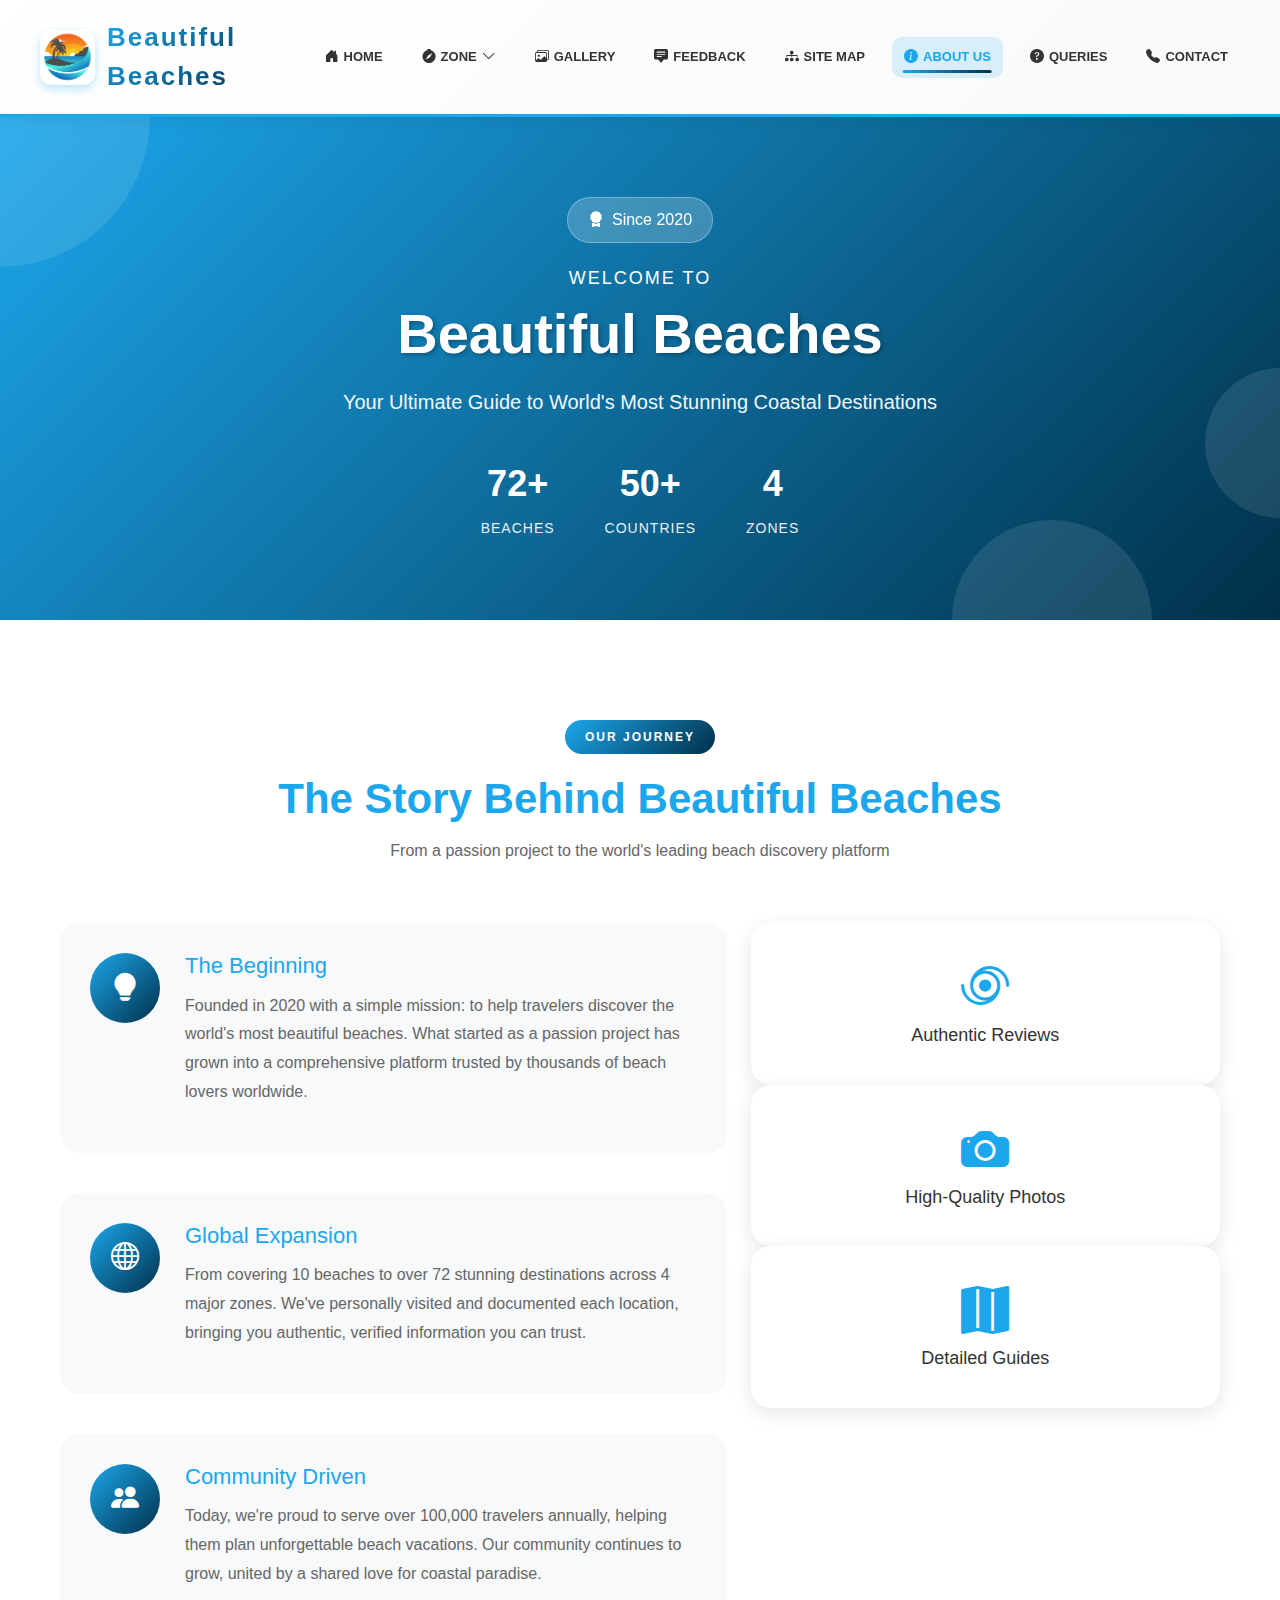
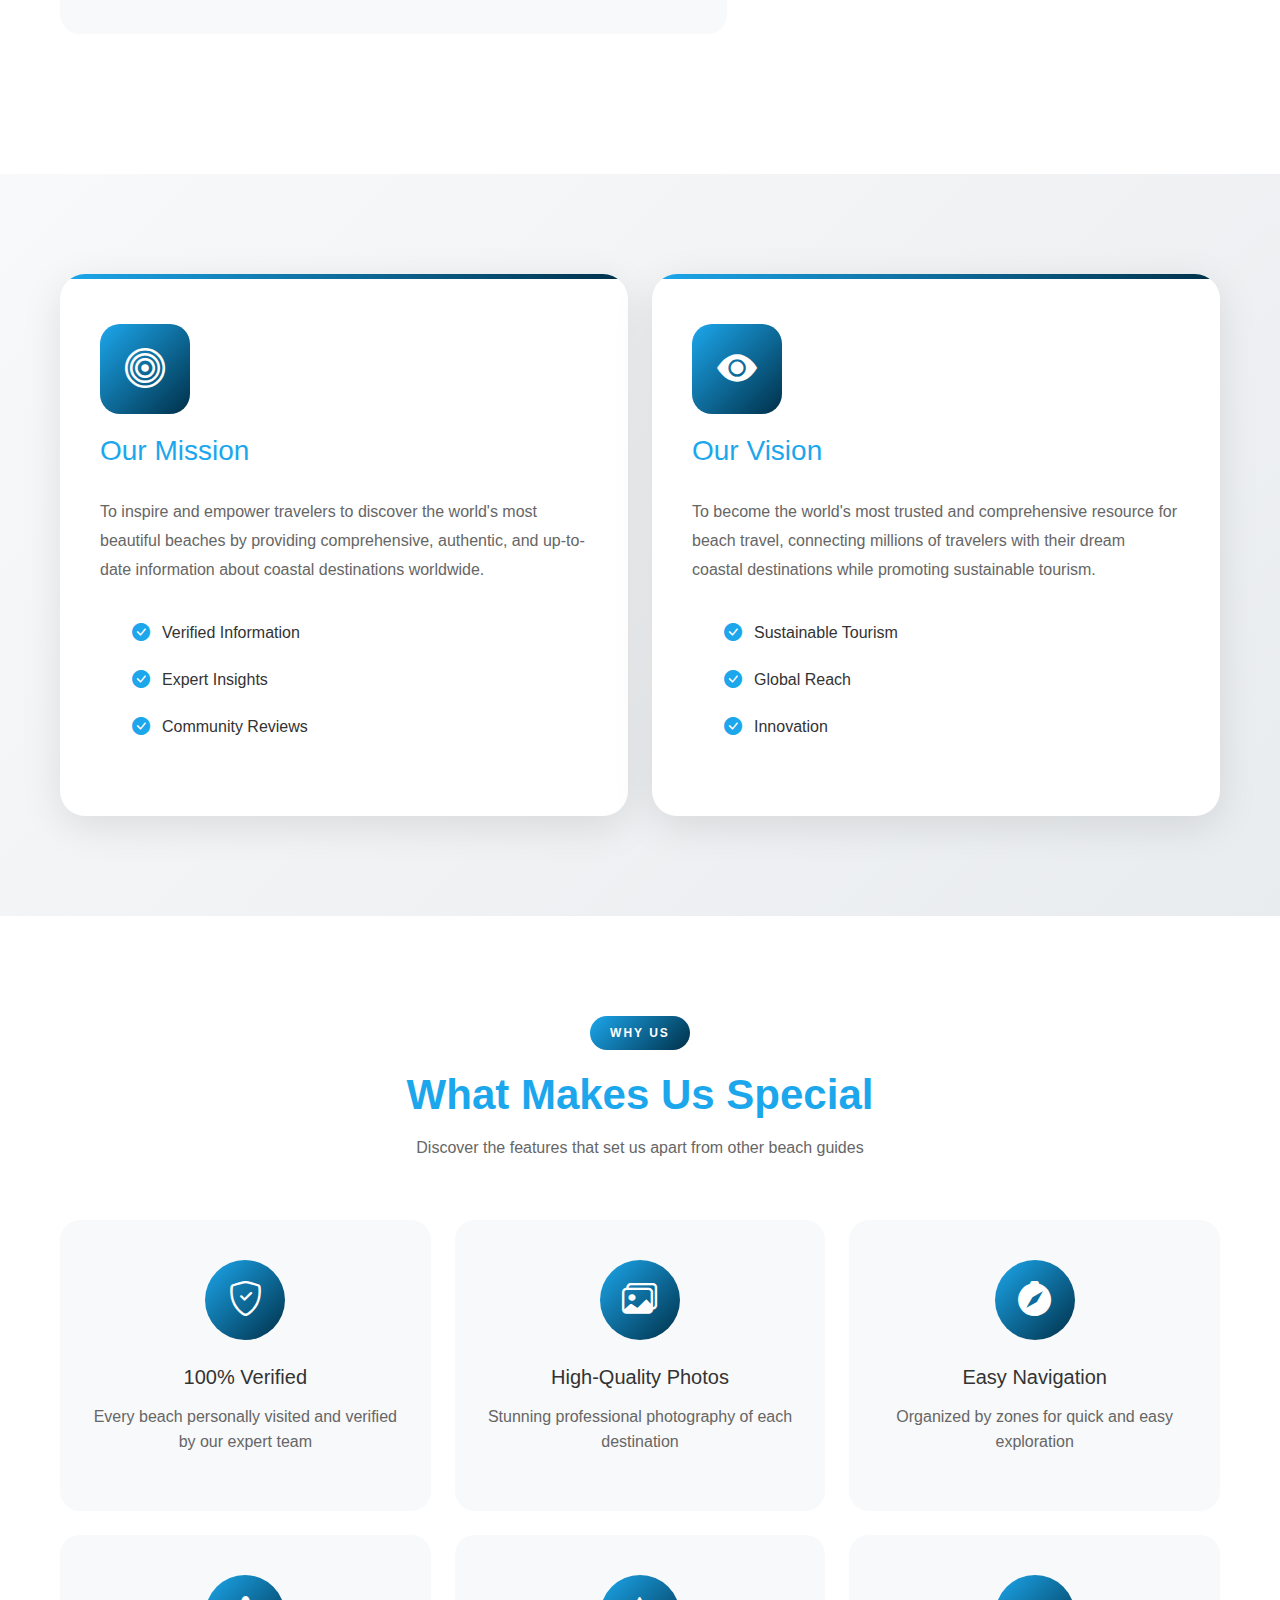
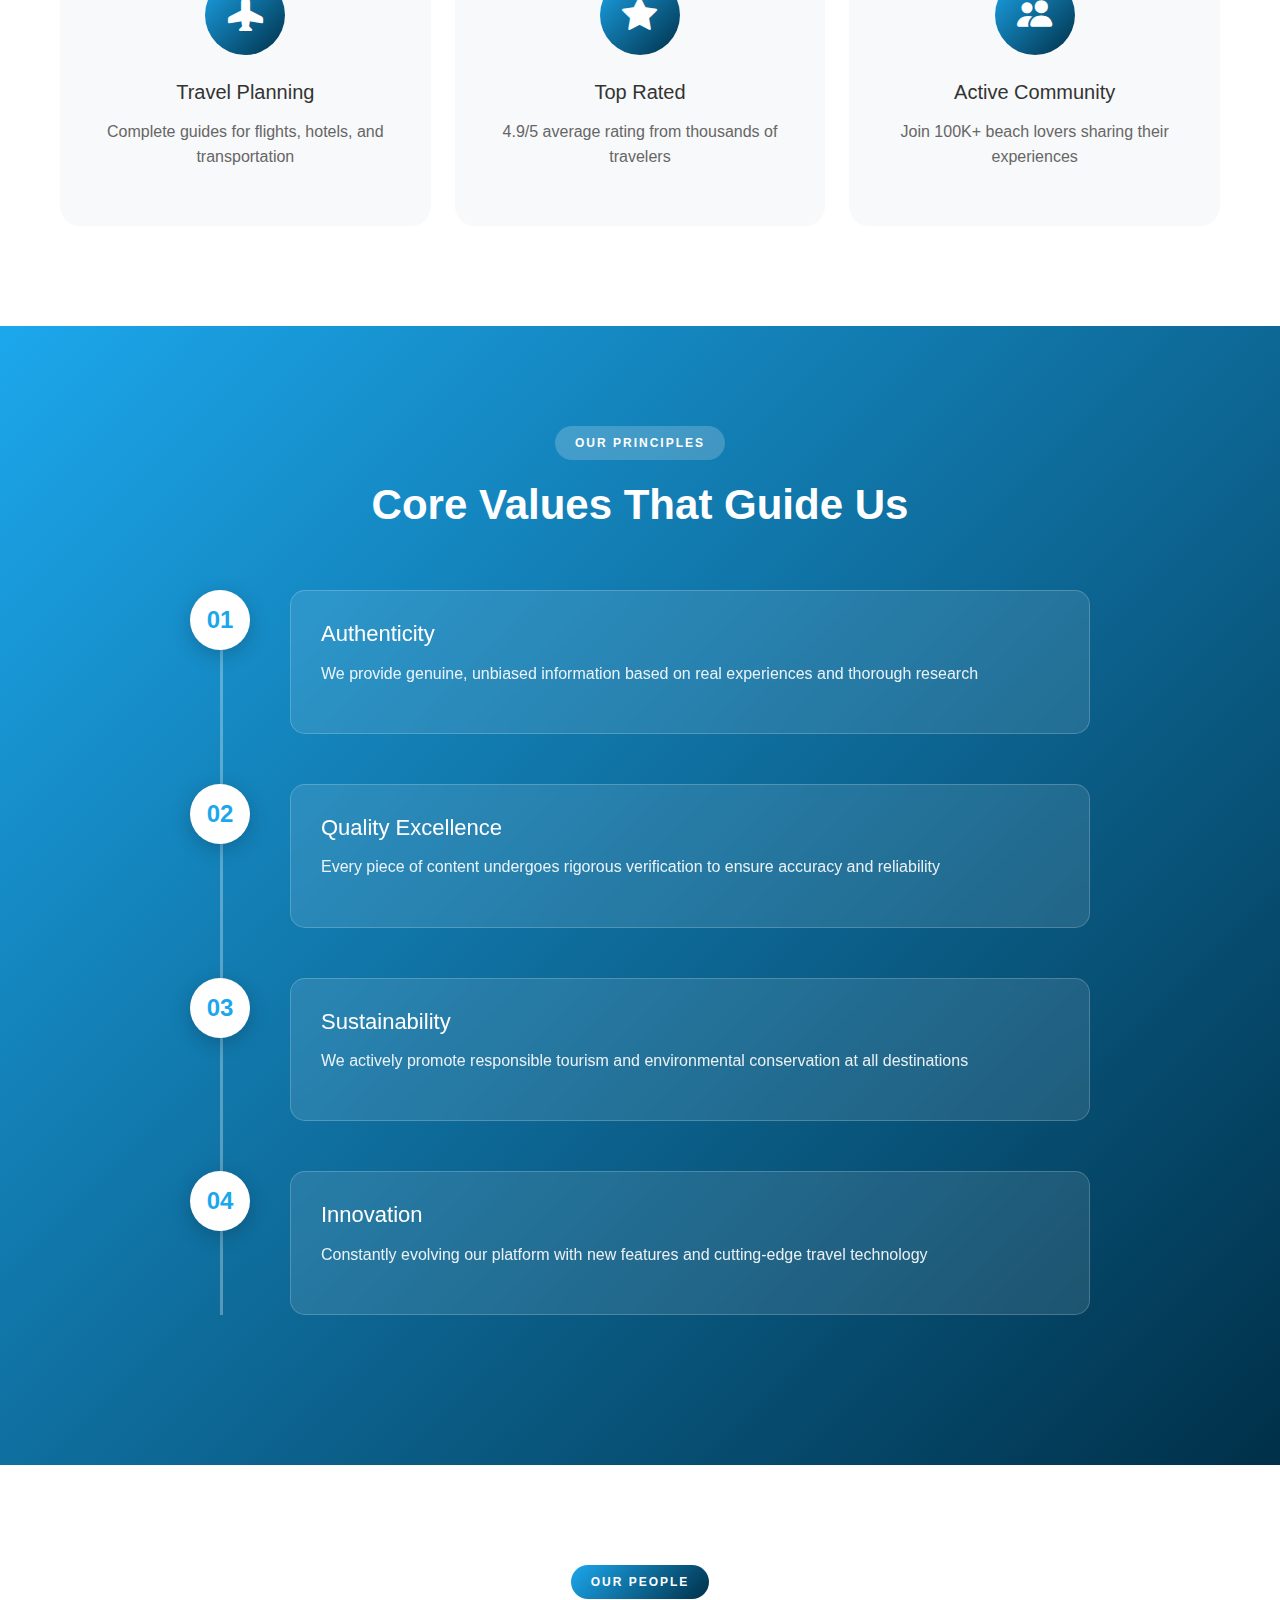
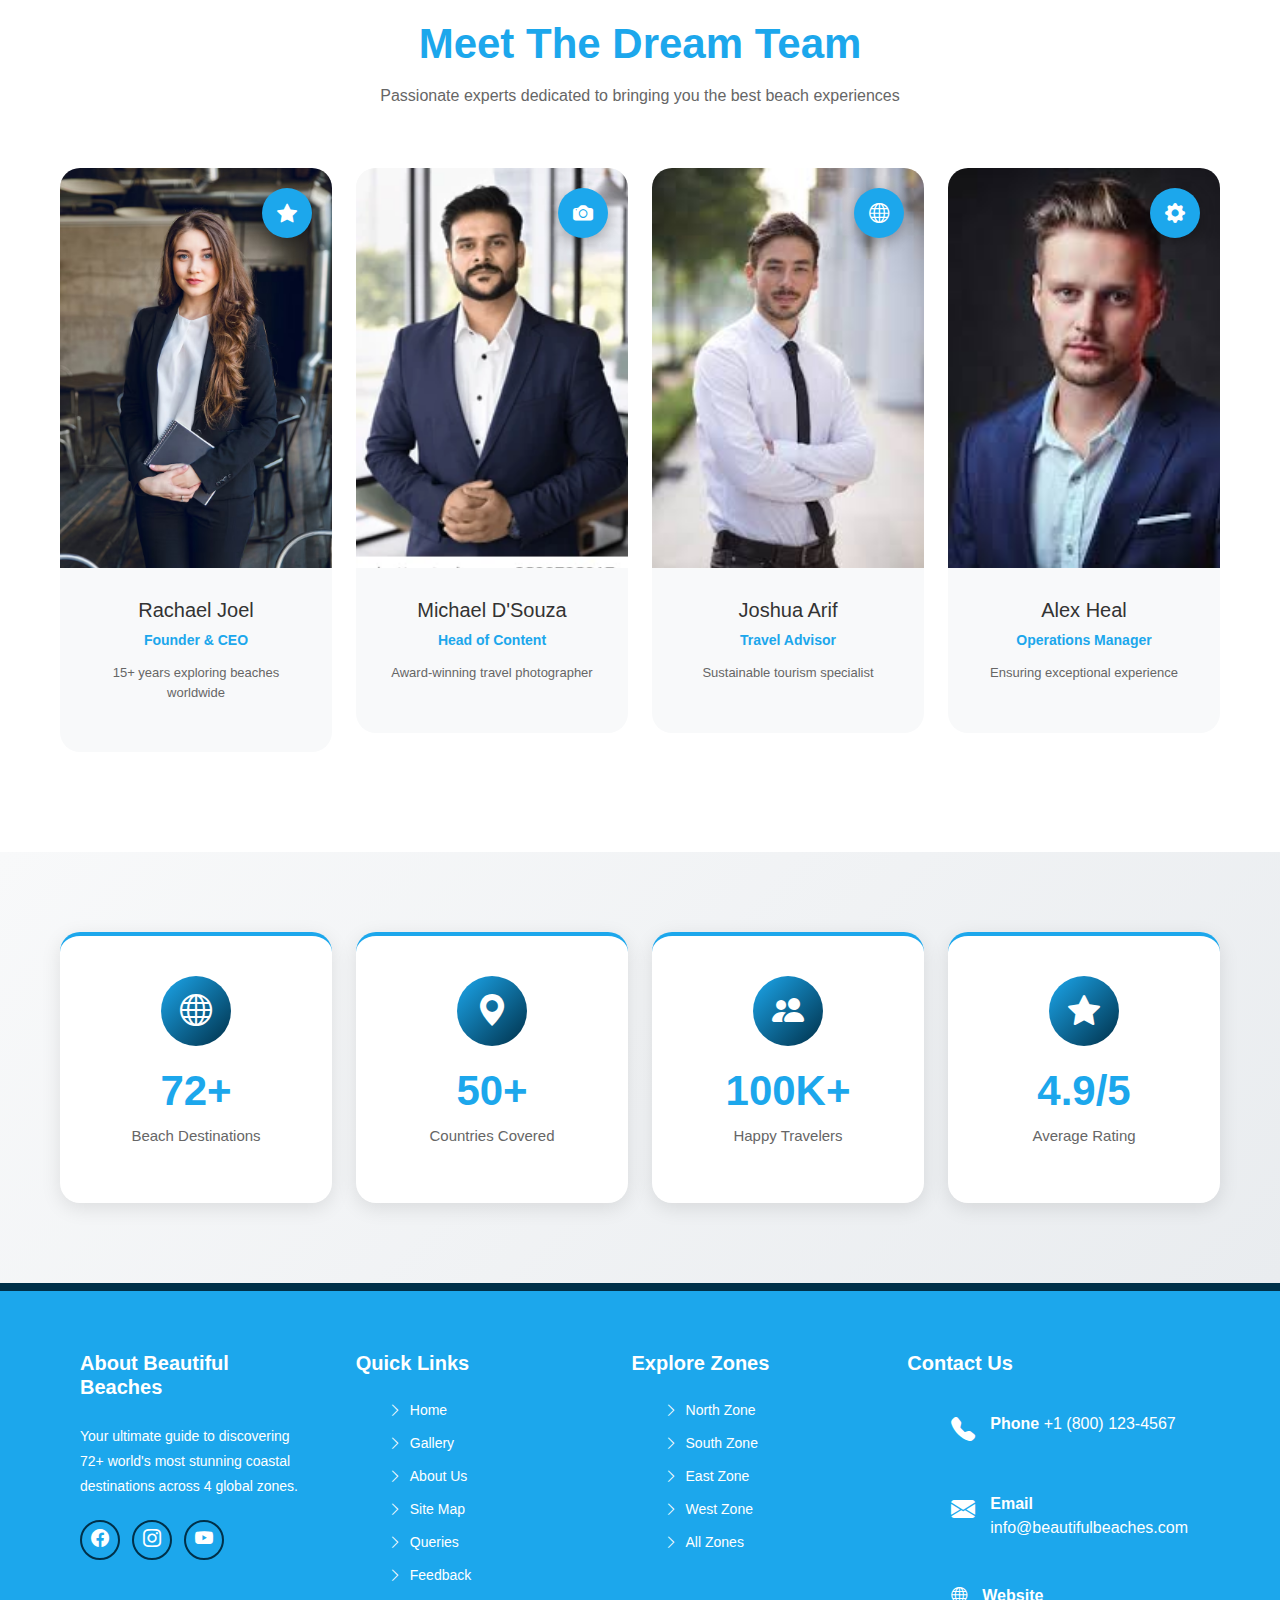
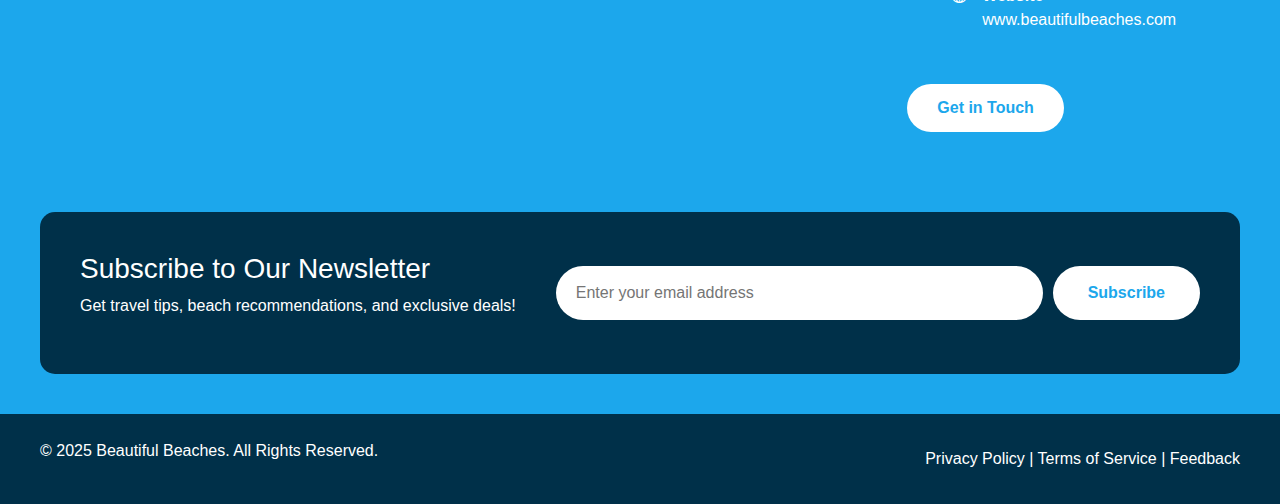
<file: about-us.html>
<!DOCTYPE html>
<html lang="en">
<head>
    <meta charset="UTF-8">
    <meta name="viewport" content="width=device-width, initial-scale=1.0">
    <title>About Us - Beautiful Beaches</title>
    <link href="https://cdn.jsdelivr.net/npm/bootstrap@5.3.0/dist/css/bootstrap.min.css" rel="stylesheet">
    <link rel="stylesheet" href="https://cdn.jsdelivr.net/npm/bootstrap-icons@1.13.1/font/bootstrap-icons.min.css">
    <link rel="stylesheet" href="about-us.css">
</head>
<body>
    
    <header class="main-header">
        <div class="brand-logo">
            <img src="./Assets/Images/logo/logo.png" alt="Beautiful Beaches">
            <span class="brand-text">Beautiful Beaches</span>
        </div>
        
        <nav class="navigation-menu" id="navigationMenu">
            <a href="Index.html" class="nav-link">
                <i class="bi bi-house-door-fill"></i>
                HOME
            </a>
            
            <div class="nav-dropdown">
                <a href="zone.html" class="nav-link">
                    <i class="bi bi-compass-fill"></i>
                    ZONE
                    <i class="bi bi-chevron-down dropdown-arrow"></i>
                </a>
                <div class="dropdown-menu">
                    <a href="north.html" class="dropdown-link">
                        <i class="bi bi-arrow-up-circle-fill"></i>
                        NORTH ZONE
                    </a>
                    <a href="south.html" class="dropdown-link">
                        <i class="bi bi-arrow-down-circle-fill"></i>
                        SOUTH ZONE
                    </a>
                    <a href="east.html" class="dropdown-link">
                        <i class="bi bi-arrow-right-circle-fill"></i>
                        EAST ZONE
                    </a>
                    <a href="west.html" class="dropdown-link">
                        <i class="bi bi-arrow-left-circle-fill"></i>
                        WEST ZONE
                    </a>
                </div>
            </div>
            
            <a href="gallery.html" class="nav-link">
                <i class="bi bi-images"></i>
                GALLERY
            </a>
            <a href="feedback.html" class="nav-link">
                <i class="bi bi-chat-square-text-fill"></i>
                FEEDBACK
            </a>
            <a href="site-map.html" class="nav-link">
                <i class="bi bi-diagram-3-fill"></i>
                SITE MAP
            </a>
            <a href="about-us.html" class="nav-link active">
                <i class="bi bi-info-circle-fill"></i>
                ABOUT US
            </a>
            <a href="queries.html" class="nav-link">
                <i class="bi bi-question-circle-fill"></i>
                QUERIES
            </a>
            <a href="contact.html" class="nav-link">
                <i class="bi bi-telephone-fill"></i>
                CONTACT
            </a>
        </nav>
        
        <button class="mobile-menu-toggle" id="mobileMenuToggle">
            <i class="bi bi-list"></i>
        </button>
    </header>

    <section class="about-hero">
        <div class="hero-shapes">
            <div class="shape shape-1"></div>
            <div class="shape shape-2"></div>
            <div class="shape shape-3"></div>
        </div>
        <div class="hero-content">
            <div class="hero-badge">
                <i class="bi bi-award-fill"></i>
                <span>Since 2020</span>
            </div>
            <h1>
                <span class="hero-subtitle">Welcome to</span>
                <span class="hero-title">Beautiful Beaches</span>
            </h1>
            <p>Your Ultimate Guide to World's Most Stunning Coastal Destinations</p>
            <div class="hero-stats">
                <div class="hero-stat-item">
                    <strong>72+</strong>
                    <span>Beaches</span>
                </div>
                <div class="hero-stat-item">
                    <strong>50+</strong>
                    <span>Countries</span>
                </div>
                <div class="hero-stat-item">
                    <strong>4</strong>
                    <span>Zones</span>
                </div>
            </div>
        </div>
    </section>

    <section class="our-story">
        <div class="container">
            <div class="section-title">
                <span class="title-badge">OUR JOURNEY</span>
                <h2>The Story Behind Beautiful Beaches</h2>
                <p>From a passion project to the world's leading beach discovery platform</p>
            </div>

            <div class="row g-4">
                <div class="col-12 col-lg-7">
                    <div class="story-block">
                        <div class="story-icon">
                            <i class="bi bi-lightbulb-fill"></i>
                        </div>
                        <div class="story-text">
                            <h3>The Beginning</h3>
                            <p>Founded in 2020 with a simple mission: to help travelers discover the world's most beautiful beaches. What started as a passion project has grown into a comprehensive platform trusted by thousands of beach lovers worldwide.</p>
                        </div>
                    </div>

                    <div class="story-block">
                        <div class="story-icon">
                            <i class="bi bi-globe"></i>
                        </div>
                        <div class="story-text">
                            <h3>Global Expansion</h3>
                            <p>From covering 10 beaches to over 72 stunning destinations across 4 major zones. We've personally visited and documented each location, bringing you authentic, verified information you can trust.</p>
                        </div>
                    </div>

                    <div class="story-block">
                        <div class="story-icon">
                            <i class="bi bi-people-fill"></i>
                        </div>
                        <div class="story-text">
                            <h3>Community Driven</h3>
                            <p>Today, we're proud to serve over 100,000 travelers annually, helping them plan unforgettable beach vacations. Our community continues to grow, united by a shared love for coastal paradise.</p>
                        </div>
                    </div>
                </div>

                <div class="col-12 col-lg-5">
                    <div class="visual-card card-1">
                        <i class="bi bi-tropical-storm"></i>
                        <h4>Authentic Reviews</h4>
                    </div>
                    <div class="visual-card card-2">
                        <i class="bi bi-camera-fill"></i>
                        <h4>High-Quality Photos</h4>
                    </div>
                    <div class="visual-card card-3">
                        <i class="bi bi-map-fill"></i>
                        <h4>Detailed Guides</h4>
                    </div>
                </div>
            </div>
        </div>
    </section>

    <section class="mission-vision">
        <div class="container">
            <div class="row g-4">
                <div class="col-12 col-md-6">
                    <div class="mv-card mission-card">
                        <div class="mv-header">
                            <div class="mv-icon-large">
                                <i class="bi bi-bullseye"></i>
                            </div>
                            <h3>Our Mission</h3>
                        </div>
                        <div class="mv-content">
                            <p>To inspire and empower travelers to discover the world's most beautiful beaches by providing comprehensive, authentic, and up-to-date information about coastal destinations worldwide.</p>
                            <ul class="mv-features">
                                <li><i class="bi bi-check-circle-fill"></i> Verified Information</li>
                                <li><i class="bi bi-check-circle-fill"></i> Expert Insights</li>
                                <li><i class="bi bi-check-circle-fill"></i> Community Reviews</li>
                            </ul>
                        </div>
                    </div>
                </div>

                <div class="col-12 col-md-6">
                    <div class="mv-card vision-card">
                        <div class="mv-header">
                            <div class="mv-icon-large">
                                <i class="bi bi-eye-fill"></i>
                            </div>
                            <h3>Our Vision</h3>
                        </div>
                        <div class="mv-content">
                            <p>To become the world's most trusted and comprehensive resource for beach travel, connecting millions of travelers with their dream coastal destinations while promoting sustainable tourism.</p>
                            <ul class="mv-features">
                                <li><i class="bi bi-check-circle-fill"></i> Sustainable Tourism</li>
                                <li><i class="bi bi-check-circle-fill"></i> Global Reach</li>
                                <li><i class="bi bi-check-circle-fill"></i> Innovation</li>
                            </ul>
                        </div>
                    </div>
                </div>
            </div>
        </div>
    </section>

    <section class="why-choose">
        <div class="container">
            <div class="section-title">
                <span class="title-badge">WHY US</span>
                <h2>What Makes Us Special</h2>
                <p>Discover the features that set us apart from other beach guides</p>
            </div>

            <div class="row g-4">
                <div class="col-12 col-sm-6 col-lg-4">
                    <div class="feature-item">
                        <div class="feature-icon-box">
                            <i class="bi bi-shield-check"></i>
                        </div>
                        <h4>100% Verified</h4>
                        <p>Every beach personally visited and verified by our expert team</p>
                    </div>
                </div>

                <div class="col-12 col-sm-6 col-lg-4">
                    <div class="feature-item">
                        <div class="feature-icon-box">
                            <i class="bi bi-images"></i>
                        </div>
                        <h4>High-Quality Photos</h4>
                        <p>Stunning professional photography of each destination</p>
                    </div>
                </div>

                <div class="col-12 col-sm-6 col-lg-4">
                    <div class="feature-item">
                        <div class="feature-icon-box">
                            <i class="bi bi-compass-fill"></i>
                        </div>
                        <h4>Easy Navigation</h4>
                        <p>Organized by zones for quick and easy exploration</p>
                    </div>
                </div>

                <div class="col-12 col-sm-6 col-lg-4">
                    <div class="feature-item">
                        <div class="feature-icon-box">
                            <i class="bi bi-airplane-fill"></i>
                        </div>
                        <h4>Travel Planning</h4>
                        <p>Complete guides for flights, hotels, and transportation</p>
                    </div>
                </div>

                <div class="col-12 col-sm-6 col-lg-4">
                    <div class="feature-item">
                        <div class="feature-icon-box">
                            <i class="bi bi-star-fill"></i>
                        </div>
                        <h4>Top Rated</h4>
                        <p>4.9/5 average rating from thousands of travelers</p>
                    </div>
                </div>

                <div class="col-12 col-sm-6 col-lg-4">
                    <div class="feature-item">
                        <div class="feature-icon-box">
                            <i class="bi bi-people-fill"></i>
                        </div>
                        <h4>Active Community</h4>
                        <p>Join 100K+ beach lovers sharing their experiences</p>
                    </div>
                </div>
            </div>
        </div>
    </section>

    <section class="core-values">
        <div class="container">
            <div class="section-title light">
                <span class="title-badge light">OUR PRINCIPLES</span>
                <h2>Core Values That Guide Us</h2>
            </div>

            <div class="values-timeline">
                <div class="value-item">
                    <div class="value-marker">01</div>
                    <div class="value-content">
                        <h4>Authenticity</h4>
                        <p>We provide genuine, unbiased information based on real experiences and thorough research</p>
                    </div>
                </div>

                <div class="value-item">
                    <div class="value-marker">02</div>
                    <div class="value-content">
                        <h4>Quality Excellence</h4>
                        <p>Every piece of content undergoes rigorous verification to ensure accuracy and reliability</p>
                    </div>
                </div>

                <div class="value-item">
                    <div class="value-marker">03</div>
                    <div class="value-content">
                        <h4>Sustainability</h4>
                        <p>We actively promote responsible tourism and environmental conservation at all destinations</p>
                    </div>
                </div>

                <div class="value-item">
                    <div class="value-marker">04</div>
                    <div class="value-content">
                        <h4>Innovation</h4>
                        <p>Constantly evolving our platform with new features and cutting-edge travel technology</p>
                    </div>
                </div>
            </div>
        </div>
    </section>

    <section class="our-team">
        <div class="container">
            <div class="section-title">
                <span class="title-badge">OUR PEOPLE</span>
                <h2>Meet The Dream Team</h2>
                <p>Passionate experts dedicated to bringing you the best beach experiences</p>
            </div>

            <div class="row g-4">
                <div class="col-12 col-sm-6 col-lg-3">
                    <div class="team-member">
                        <div class="member-photo">
                            <img src="./Assets/Images/team/Rachael.avif" alt="Rachael Joel">
                            <div class="member-badge">
                                <i class="bi bi-star-fill"></i>
                            </div>
                        </div>
                        <div class="member-info">
                            <h4>Rachael Joel</h4>
                            <span class="member-role">Founder & CEO</span>
                            <p>15+ years exploring beaches worldwide</p>
                        </div>
                    </div>
                </div>

                <div class="col-12 col-sm-6 col-lg-3">
                    <div class="team-member">
                        <div class="member-photo">
                            <img src="./Assets/Images/team/michale.webp" alt="Michael D'Souza">
                            <div class="member-badge">
                                <i class="bi bi-camera-fill"></i>
                            </div>
                        </div>
                        <div class="member-info">
                            <h4>Michael D'Souza</h4>
                            <span class="member-role">Head of Content</span>
                            <p>Award-winning travel photographer</p>
                        </div>
                    </div>
                </div>

                <div class="col-12 col-sm-6 col-lg-3">
                    <div class="team-member">
                        <div class="member-photo">
                            <img src="./Assets/Images/team/Joshua.jpeg" alt="Joshua Arif">
                            <div class="member-badge">
                                <i class="bi bi-globe"></i>
                            </div>
                        </div>
                        <div class="member-info">
                            <h4>Joshua Arif</h4>
                            <span class="member-role">Travel Advisor</span>
                            <p>Sustainable tourism specialist</p>
                         </div>
                    </div>
                </div>

                <div class="col-12 col-sm-6 col-lg-3">
                    <div class="team-member">
                        <div class="member-photo">
                            <img src="./Assets/Images/team/Alex.jpeg" alt="Alex Heal">
                            <div class="member-badge">
                                <i class="bi bi-gear-fill"></i>
                            </div>
                        </div>
                        <div class="member-info">
                            <h4>Alex Heal</h4>
                            <span class="member-role">Operations Manager</span>
                            <p>Ensuring exceptional experience</p>
                            </div>
                        </div>
                    </div>
                </div>
            </div>
        </div>
    </section>

    <section class="stats-banner">
        <div class="container">
            <div class="row g-4">
                <div class="col-12 col-sm-6 col-lg-3">
                    <div class="stat-box">
                        <div class="stat-icon">
                            <i class="bi bi-globe"></i>
                        </div>
                        <div class="stat-info">
                            <h3>72+</h3>
                            <p>Beach Destinations</p>
                        </div>
                    </div>
                </div>

                <div class="col-12 col-sm-6 col-lg-3">
                    <div class="stat-box">
                        <div class="stat-icon">
                            <i class="bi bi-geo-alt-fill"></i>
                        </div>
                        <div class="stat-info">
                            <h3>50+</h3>
                            <p>Countries Covered</p>
                        </div>
                    </div>
                </div>

                <div class="col-12 col-sm-6 col-lg-3">
                    <div class="stat-box">
                        <div class="stat-icon">
                            <i class="bi bi-people-fill"></i>
                        </div>
                        <div class="stat-info">
                            <h3>100K+</h3>
                            <p>Happy Travelers</p>
                        </div>
                    </div>
                </div>

                <div class="col-12 col-sm-6 col-lg-3">
                    <div class="stat-box">
                        <div class="stat-icon">
                            <i class="bi bi-star-fill"></i>
                        </div>
                        <div class="stat-info">
                            <h3>4.9/5</h3>
                            <p>Average Rating</p>
                        </div>
                    </div>
                </div>
            </div>
        </div>
    </section>

    <footer class="footer">
        <div class="footer-content">
            <div class="footer-container">
                <div class="footer-col">
                    <h3 class="footer-heading">About Beautiful Beaches</h3>
                    <p class="footer-desc">Your ultimate guide to discovering 72+ world's most stunning coastal destinations across 4 global zones.</p>
                    <div class="footer-social">
                        <a href="https://www.facebook.com/" class="social-icon"><i class="bi bi-facebook"></i></a>
                        <a href="https://www.instagram.com/" class="social-icon"><i class="bi bi-instagram"></i></a>
                        <a href="https://www.youtube.com/" class="social-icon"><i class="bi bi-youtube"></i></a>
                        
                    </div>
                </div>

                <div class="footer-col">
                    <h3 class="footer-heading">Quick Links</h3>
                    <ul class="footer-links">
                        <li><a href="Index.html"><i class="bi bi-chevron-right"></i> Home</a></li>
                        <li><a href="gallery.html"><i class="bi bi-chevron-right"></i> Gallery</a></li>
                        <li><a href="about-us.html"><i class="bi bi-chevron-right"></i> About Us</a></li>
                        <li><a href="site-map.html"><i class="bi bi-chevron-right"></i> Site Map</a></li>
                        <li><a href="queries.html"><i class="bi bi-chevron-right"></i> Queries</a></li>
                        <li><a href="feedback.html"><i class="bi bi-chevron-right"></i> Feedback</a></li>
                    </ul>
                </div>

                <div class="footer-col">
                    <h3 class="footer-heading">Explore Zones</h3>
                    <ul class="footer-links">
                        <li><a href="north.html"><i class="bi bi-chevron-right"></i> North Zone</a></li>
                        <li><a href="south.html"><i class="bi bi-chevron-right"></i> South Zone</a></li>
                        <li><a href="east.html"><i class="bi bi-chevron-right"></i> East Zone</a></li>
                        <li><a href="west.html"><i class="bi bi-chevron-right"></i> West Zone</a></li>
                        <li><a href="zone.html"><i class="bi bi-chevron-right"></i> All Zones</a></li>
                    </ul>
                </div>

                <div class="footer-col">
                    <h3 class="footer-heading">Contact Us</h3>
                    <ul class="footer-contact">
                        <li>
                            <i class="bi bi-telephone-fill contact-icon"></i>
                            <div class="contact-info">
                                <strong>Phone</strong>
                                <a href="tel:+18001234567">+1 (800) 123-4567</a>
                            </div>
                        </li>
                        <li>
                            <i class="bi bi-envelope-fill contact-icon"></i>
                            <div class="contact-info">
                                <strong>Email</strong>
                                <a href="mailto:info@beautifulbeaches.com">info@beautifulbeaches.com</a>
                            </div>
                        </li>
                        <li>
                            <i class="bi bi-globe"></i>
                            <div class="contact-info">
                                <strong>Website</strong>
                                <span>www.beautifulbeaches.com</span>
                            </div>
                        </li>
                    </ul>
                    <a href="contact.html" class="footer-btn">Get in Touch</a>
                </div>
            </div>

            <div class="footer-newsletter">
                <div class="newsletter-container">
                    <div class="newsletter-content">
                        <h3 class="newsletter-heading">Subscribe to Our Newsletter</h3>
                        <p class="newsletter-desc">Get travel tips, beach recommendations, and exclusive deals!</p>
                    </div>
                    <form class="newsletter-form">
                        <input type="email" placeholder="Enter your email address" class="newsletter-input" required>
                        <button type="submit" class="newsletter-btn">Subscribe</button>
                    </form>
                </div>
            </div>

            <div class="footer-bottom">
                <div class="footer-bottom-content">
                    <p class="copyright">&copy; 2025 Beautiful Beaches. All Rights Reserved.</p>
                    <div class="footer-bottom-links">
                        <a href="#">Privacy Policy</a>
                        <span class="separator">|</span>
                        <a href="#">Terms of Service</a>
                        <span class="separator">|</span>
                        <a href="feedback.html">Feedback</a>
                    </div>
                </div>
            </div>
        </div>
    </footer>    <script src="https://cdn.jsdelivr.net/npm/bootstrap@5.3.0/dist/js/bootstrap.bundle.min.js"></script>
    <script>
        function downloadPDF() {
            const link = document.createElement('a');
            link.href = './Assets/PDF/BeautifulBeachesSRS.pdf';
            link.download = 'BeautifulBeachesSRS.pdf';
            link.target = '_blank';
            document.body.appendChild(link);
            link.click();
            document.body.removeChild(link);
        }

        var mobileMenuToggle = document.getElementById('mobileMenuToggle');
        var navigationMenu = document.getElementById('navigationMenu');

        if (mobileMenuToggle) {
            mobileMenuToggle.onclick = function() {
                navigationMenu.classList.toggle('active');
                
                var icon = mobileMenuToggle.querySelector('i');
                if (navigationMenu.classList.contains('active')) {
                    icon.className = 'bi bi-x-lg';
                } else {
                    icon.className = 'bi bi-list';
                }
            };
        }

        window.onscroll = function() {
            var header = document.querySelector('.main-header');
            if (window.pageYOffset > 50) {
                header.classList.add('scrolled');
            } else {
                header.classList.remove('scrolled');
            }
        };
    </script>
</body>
</html>
</file>
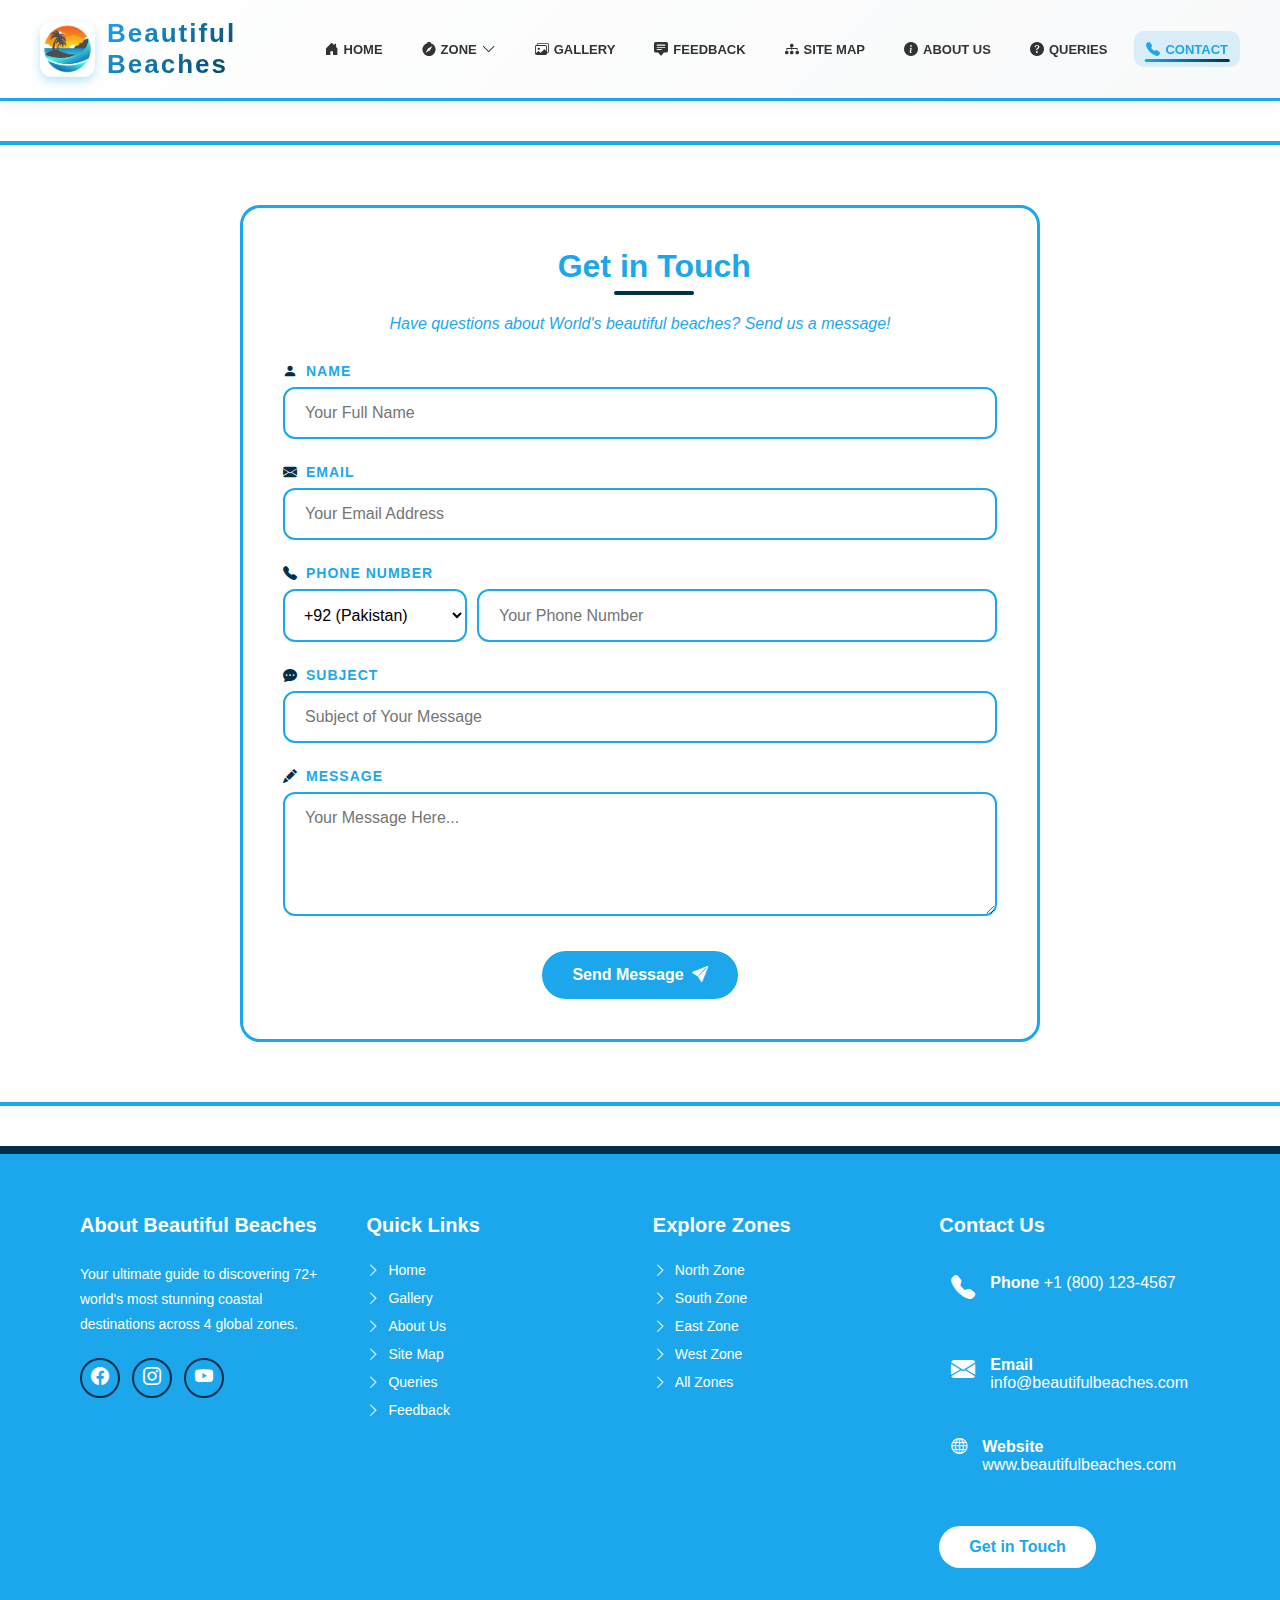
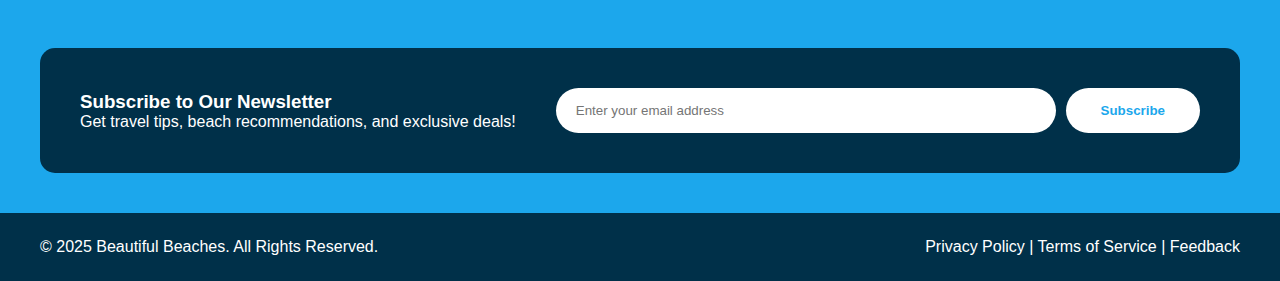
<file: contact.html>
<!DOCTYPE html>
<html lang="en">
<head>
    <meta charset="UTF-8">
    <meta name="viewport" content="width=device-width, initial-scale=1.0">
    <title>Beautiful Beaches - Explore World's Most Stunning Coastal Destinations</title>
    <link rel="stylesheet" href="https://cdn.jsdelivr.net/npm/bootstrap-icons@1.13.1/font/bootstrap-icons.min.css">
    <link rel="stylesheet" href="contact.css">
</head>
<body>
    
    <header class="main-header">
        <div class="brand-logo">
            <img src="./Assets/Images/logo/logo.png" alt="Beautiful Beaches">
            <span class="brand-text">Beautiful Beaches</span>
        </div>
        
        <nav class="navigation-menu" id="navigationMenu">
            <a href="Index.html" class="nav-link">
                <i class="bi bi-house-door-fill"></i>
                HOME
            </a>
            
            <div class="nav-dropdown">
                <a href="zone.html" class="nav-link">
                    <i class="bi bi-compass-fill"></i>
                    ZONE
                    <i class="bi bi-chevron-down dropdown-arrow"></i>
                </a>
                <div class="dropdown-menu">
                    <a href="north.html" class="dropdown-link">
                        <i class="bi bi-arrow-up-circle-fill"></i>
                        NORTH ZONE
                    </a>
                    <a href="south.html" class="dropdown-link">
                        <i class="bi bi-arrow-down-circle-fill"></i>
                        SOUTH ZONE
                    </a>
                    <a href="east.html" class="dropdown-link">
                        <i class="bi bi-arrow-right-circle-fill"></i>
                        EAST ZONE
                    </a>
                    <a href="west.html" class="dropdown-link">
                        <i class="bi bi-arrow-left-circle-fill"></i>
                        WEST ZONE
                    </a>
                </div>
            </div>
            
            <a href="gallery.html" class="nav-link">
                <i class="bi bi-images"></i>
                GALLERY
            </a>
            <a href="feedback.html" class="nav-link">
                <i class="bi bi-chat-square-text-fill"></i>
                FEEDBACK
            </a>
            <a href="site-map.html" class="nav-link">
                <i class="bi bi-diagram-3-fill"></i>
                SITE MAP
            </a>
            <a href="about-us.html" class="nav-link">
                <i class="bi bi-info-circle-fill"></i>
                ABOUT US
            </a>
            <a href="queries.html" class="nav-link">
                <i class="bi bi-question-circle-fill"></i>
                QUERIES
            </a>
            <a href="contact.html" class="nav-link active">
                <i class="bi bi-telephone-fill"></i>
                CONTACT
            </a>
        </nav>
        
        <button class="mobile-menu-toggle" id="mobileMenuToggle">
            <i class="bi bi-list"></i>
        </button>
    </header>



<section class="contact-form-section">
    <div class="contact-container">
        <div class="contact-header">
            <i class="bi bi-envelope-fill contact-icon"></i>
            <h2 class="contact-heading">Get in Touch</h2>
        </div>
        <p class="contact-desc">Have questions about World's beautiful beaches? Send us a message!</p>
        <form class="contact-form" id="contactForm" action="#" method="post">
            <div class="form-group">
                <label for="name"><i class="bi bi-person-fill"></i> Name</label>
                <input type="text" id="name" name="name" placeholder="Your Full Name" required pattern="[A-Za-z\s]{3,15}">
            </div>
            <div class="form-group">
                <label for="email"><i class="bi bi-envelope-fill"></i> Email</label>
                <input type="email" id="email" name="email" placeholder="Your Email Address"required pattern="[a-z0-9]{12}@[a-z]{5}\.[a-z]{3}">
            </div>
            <div class="form-group phone-group">
                <label for="countryCode"><i class="bi bi-telephone-fill"></i> Phone Number</label>
                <div class="phone-input-wrapper">
                    <select id="countryCode" name="countryCode" required>
                        <option value="+92">+92 (Pakistan)</option>
                        <option value="+1">+1 (USA)</option>
                        <option value="+44">+44 (UK)</option>
                        <option value="+91">+91 (India)</option>
                        <option value="+971">+971 (UAE)</option>
                        <option value="+61">+61 (Australia)</option>
                        <option value="+27">+27 (South Africa)</option>
                        
                    </select>
                    <input type="number" id="phone" name="phone" placeholder="Your Phone Number" required>
                </div>
            </div>
            <div class="form-group">
                <label for="subject"><i class="bi bi-chat-dots-fill"></i> Subject</label>
                <input type="text" id="subject" name="subject" placeholder="Subject of Your Message" required>
            </div>
            <div class="form-group">
                <label for="message"><i class="bi bi-pencil-fill"></i> Message</label>
                <textarea id="message" name="message" placeholder="Your Message Here..." rows="5" required></textarea>
            </div>
            <button type="submit" class="submit-btn">Send Message <i class="bi bi-send-fill"></i></button>
        </form>
    </div>
</section>


    <footer class="footer">
        <div class="footer-content">
            <div class="footer-container">
                <div class="footer-col">
                    <h3 class="footer-heading">About Beautiful Beaches</h3>
                    <p class="footer-desc">Your ultimate guide to discovering 72+ world's most stunning coastal destinations across 4 global zones.</p>
                    <div class="footer-social">
                        <a href="https://www.facebook.com/" class="social-icon"><i class="bi bi-facebook"></i></a>
                        <a href="https://www.instagram.com/" class="social-icon"><i class="bi bi-instagram"></i></a>
                        <a href="https://www.youtube.com/" class="social-icon"><i class="bi bi-youtube"></i></a>
                        
                    </div>
                </div>

                <div class="footer-col">
                    <h3 class="footer-heading">Quick Links</h3>
                    <ul class="footer-links">
                        <li><a href="Index.html"><i class="bi bi-chevron-right"></i> Home</a></li>
                        <li><a href="gallery.html"><i class="bi bi-chevron-right"></i> Gallery</a></li>
                        <li><a href="about-us.html"><i class="bi bi-chevron-right"></i> About Us</a></li>
                        <li><a href="site-map.html"><i class="bi bi-chevron-right"></i> Site Map</a></li>
                        <li><a href="queries.html"><i class="bi bi-chevron-right"></i> Queries</a></li>
                        <li><a href="feedback.html"><i class="bi bi-chevron-right"></i> Feedback</a></li>
                    </ul>
                </div>

                <div class="footer-col">
                    <h3 class="footer-heading">Explore Zones</h3>
                    <ul class="footer-links">
                        <li><a href="north.html"><i class="bi bi-chevron-right"></i> North Zone</a></li>
                        <li><a href="south.html"><i class="bi bi-chevron-right"></i> South Zone</a></li>
                        <li><a href="east.html"><i class="bi bi-chevron-right"></i> East Zone</a></li>
                        <li><a href="west.html"><i class="bi bi-chevron-right"></i> West Zone</a></li>
                        <li><a href="zone.html"><i class="bi bi-chevron-right"></i> All Zones</a></li>
                    </ul>
                </div>

                <div class="footer-col">
                    <h3 class="footer-heading">Contact Us</h3>
                    <ul class="footer-contact">
                        <li>
                            <i class="bi bi-telephone-fill contact-icon"></i>
                            <div class="contact-info">
                                <strong>Phone</strong>
                                <a href="tel:+18001234567">+1 (800) 123-4567</a>
                            </div>
                        </li>
                        <li>
                            <i class="bi bi-envelope-fill contact-icon"></i>
                            <div class="contact-info">
                                <strong>Email</strong>
                                <a href="mailto:info@beautifulbeaches.com">info@beautifulbeaches.com</a>
                            </div>
                        </li>
                        <li>
                            <i class="bi bi-globe"></i>
                            <div class="contact-info">
                                <strong>Website</strong>
                                <span>www.beautifulbeaches.com</span>
                            </div>
                        </li>
                    </ul>
                    <a href="contact.html" class="footer-btn">Get in Touch</a>
                </div>
            </div>

            <div class="footer-newsletter">
                <div class="newsletter-container">
                    <div class="newsletter-content">
                        <h3 class="newsletter-heading">Subscribe to Our Newsletter</h3>
                        <p class="newsletter-desc">Get travel tips, beach recommendations, and exclusive deals!</p>
                    </div>
                    <form class="newsletter-form">
                        <input type="email" placeholder="Enter your email address" class="newsletter-input" required>
                        <button type="submit" class="newsletter-btn">Subscribe</button>
                    </form>
                </div>
            </div>

            <div class="footer-bottom">
                <div class="footer-bottom-content">
                    <p class="copyright">&copy; 2025 Beautiful Beaches. All Rights Reserved.</p>
                    <div class="footer-bottom-links">
                        <a href="#">Privacy Policy</a>
                        <span class="separator">|</span>
                        <a href="#">Terms of Service</a>
                        <span class="separator">|</span>
                        <a href="feedback.html">Feedback</a>
                    </div>
                </div>
            </div>
        </div>
    </footer>
<script>


    document.getElementById('contactForm').addEventListener('submit', function(event) {
        event.preventDefault(); 

        
        const name = document.getElementById('name').value.trim();
        const email = document.getElementById('email').value.trim();
        const countryCode = document.getElementById('countryCode').value;
        const phone = document.getElementById('phone').value.trim();
        const subject = document.getElementById('subject').value.trim();
        const message = document.getElementById('message').value.trim();

        
        if (name === '' || email === '' || phone === '' || subject === '' || message === '') {
            alert('Please fill in all fields!'); 
            return;
        }

        
        const emailPattern = /^[^\s@]+@[^\s@]+\.[^\s@]+$/;
        if (!emailPattern.test(email)) {
            alert('Please enter a valid email address!');
            return;
        }

        
        const phonePattern = /^\d{7,15}$/;
        if (!phonePattern.test(phone)) {
            alert('Please enter a valid phone number (7-15 digits)!');
            return;
        }

        
        console.log('Form Data Submitted:');
        console.log('Name:', name);
        console.log('Email:', email);
        console.log('Country Code:', countryCode);
        console.log('Phone:', phone);
        console.log('Subject:', subject);
        console.log('Message:', message);

        
        alert('Thank you for your message! We will get back to you soon.'); 

        
        this.reset();
    });

    var mobileMenuToggle = document.getElementById('mobileMenuToggle');
var navigationMenu = document.getElementById('navigationMenu');

if (mobileMenuToggle) {
    mobileMenuToggle.onclick = function() {
        navigationMenu.classList.toggle('active');
        
        var icon = mobileMenuToggle.querySelector('i');
        if (navigationMenu.classList.contains('active')) {
            icon.className = 'bi bi-x-lg';
        } else {
            icon.className = 'bi bi-list';
        }
    };
}
</script>
</body>
</html>
</file>
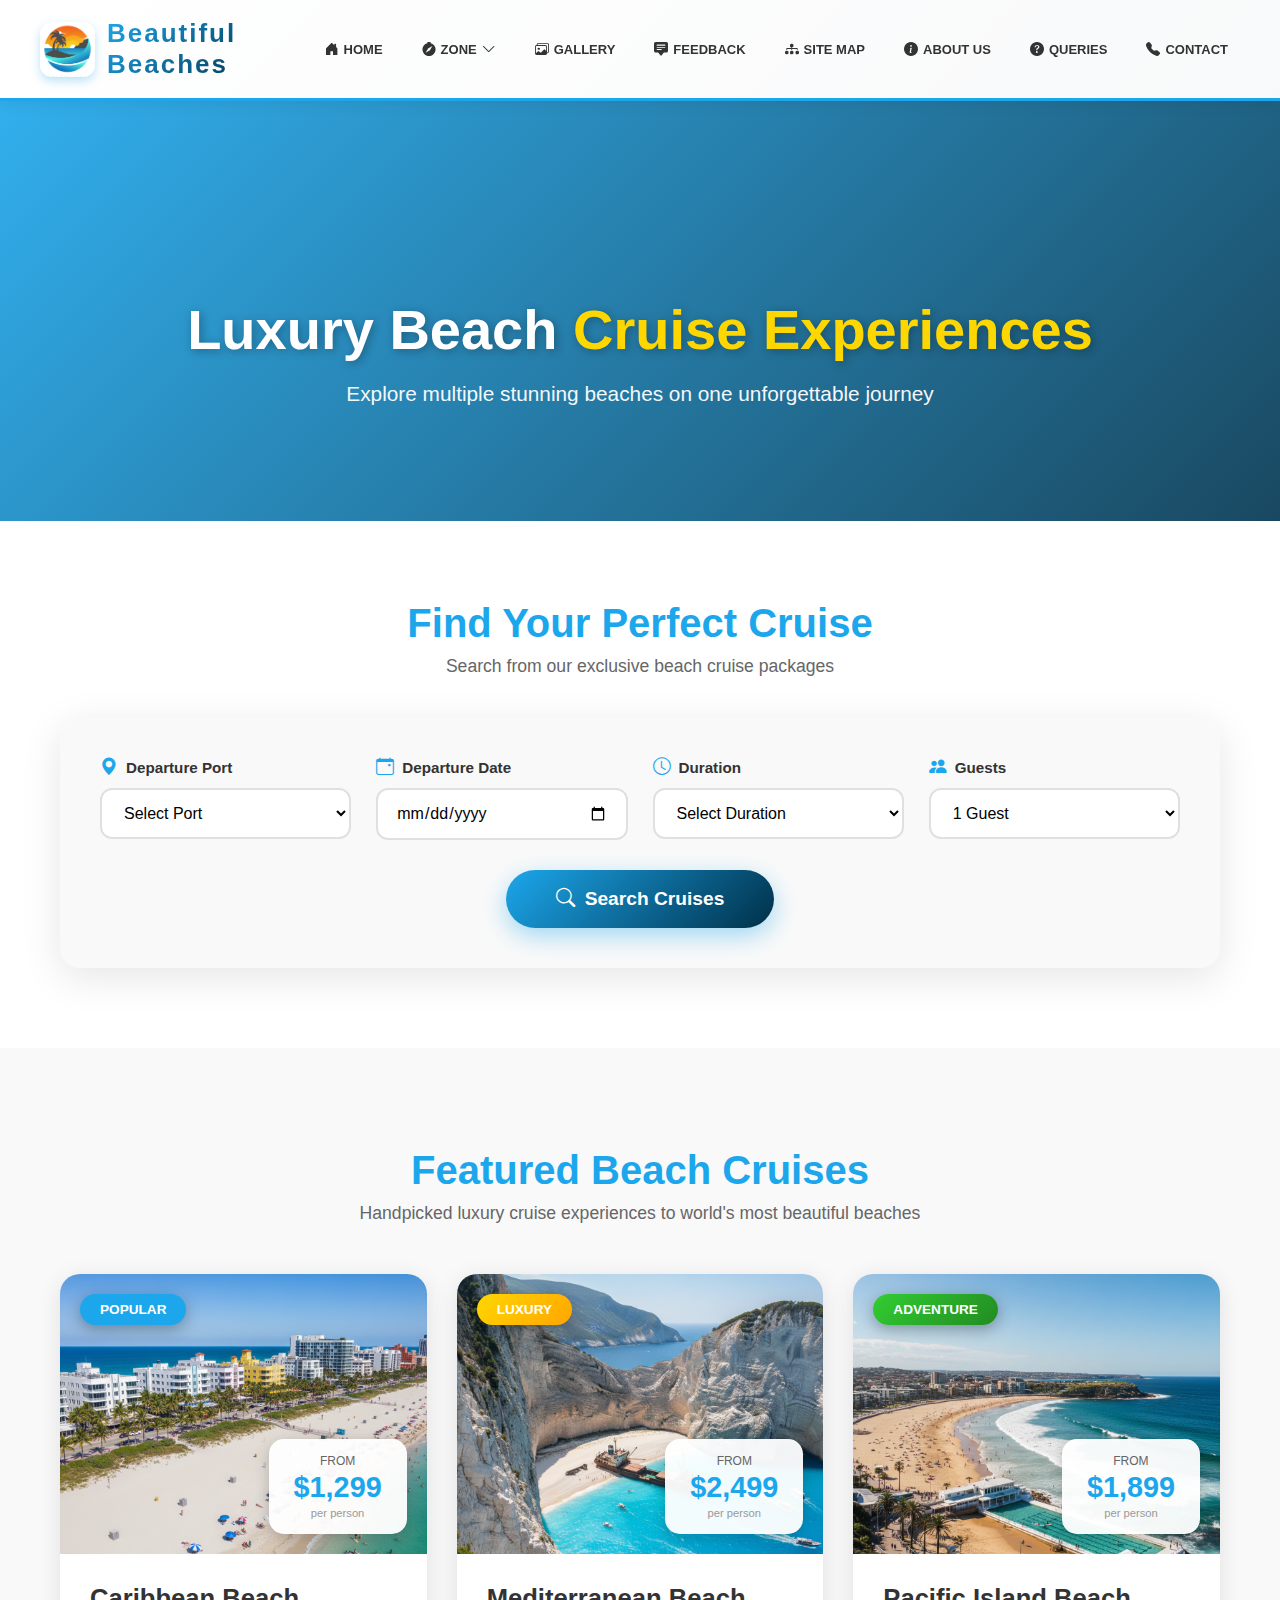
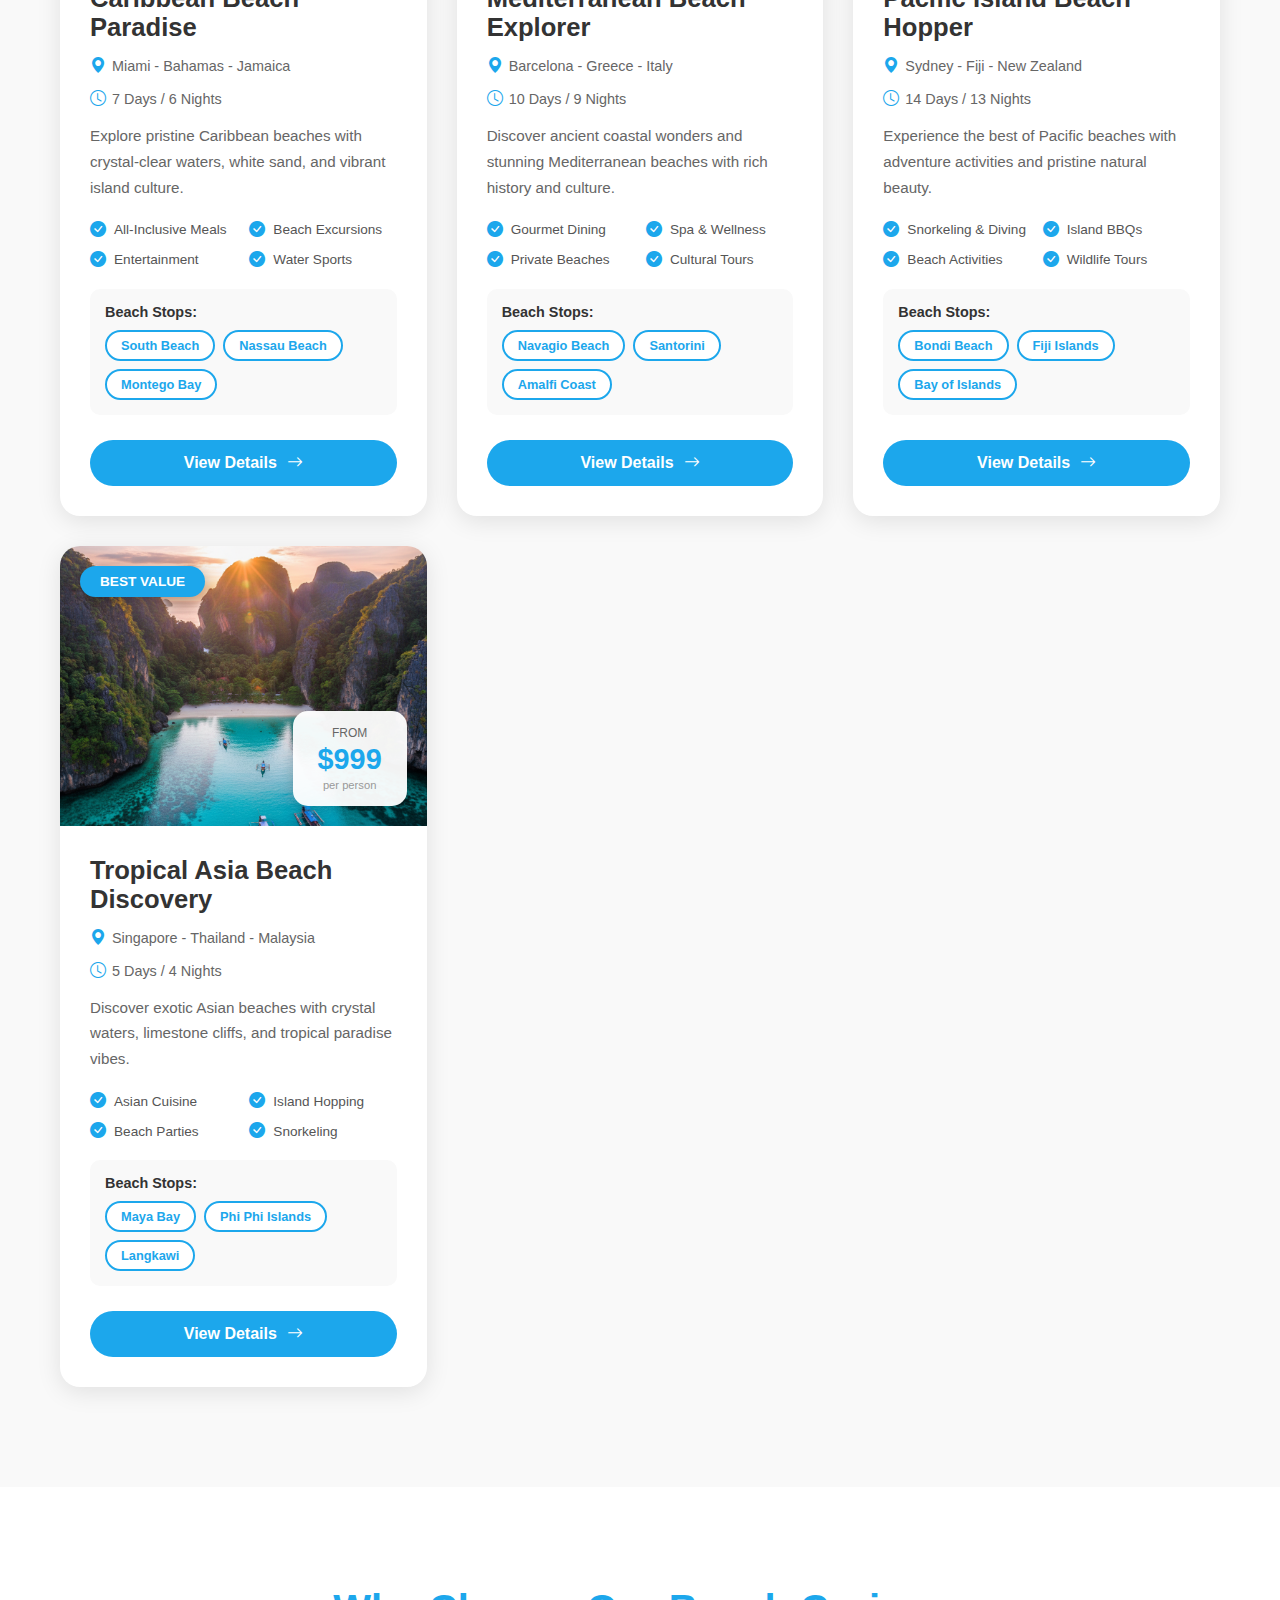
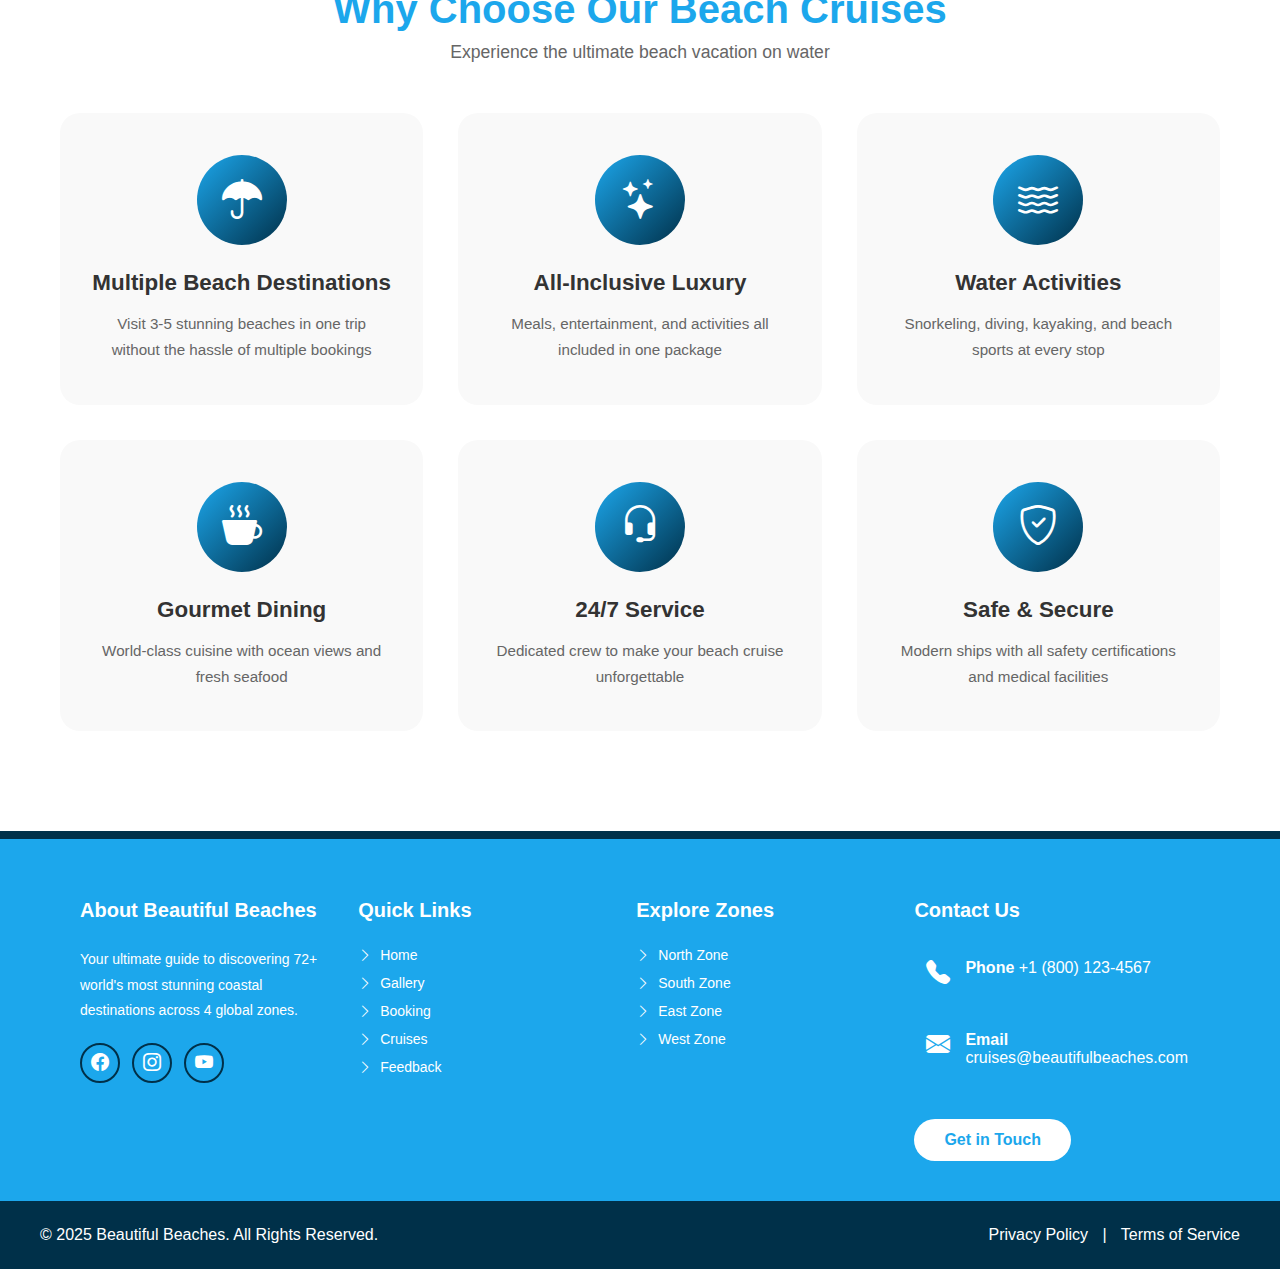
<file: cruise.html>
<!DOCTYPE html>
<html lang="en">
<head>
    <meta charset="UTF-8">
    <meta name="viewport" content="width=device-width, initial-scale=1.0">
    <title>Beach Cruises - Beautiful Beaches</title>
    <link rel="stylesheet" href="https://cdn.jsdelivr.net/npm/bootstrap-icons@1.13.1/font/bootstrap-icons.min.css">
    <link rel="stylesheet" href="cruise.css">
</head>
<body>
    
    <header class="main-header">
        <div class="brand-logo">
            <img src="./Assets/Images/logo/logo.png" alt="Beautiful Beaches">
            <span class="brand-text">Beautiful Beaches</span>
        </div>
        
        <nav class="navigation-menu" id="navigationMenu">
            <a href="Index.html" class="nav-link">
                <i class="bi bi-house-door-fill"></i>
                HOME
            </a>
            
            <div class="nav-dropdown">
                <a href="zone.html" class="nav-link">
                    <i class="bi bi-compass-fill"></i>
                    ZONE
                    <i class="bi bi-chevron-down dropdown-arrow"></i>
                </a>
                <div class="dropdown-menu">
                    <a href="north.html" class="dropdown-link">
                        <i class="bi bi-arrow-up-circle-fill"></i>
                        NORTH ZONE
                    </a>
                    <a href="south.html" class="dropdown-link">
                        <i class="bi bi-arrow-down-circle-fill"></i>
                        SOUTH ZONE
                    </a>
                    <a href="east.html" class="dropdown-link">
                        <i class="bi bi-arrow-right-circle-fill"></i>
                        EAST ZONE
                    </a>
                    <a href="west.html" class="dropdown-link">
                        <i class="bi bi-arrow-left-circle-fill"></i>
                        WEST ZONE
                    </a>
                </div>
            </div>
            
            <a href="gallery.html" class="nav-link">
                <i class="bi bi-images"></i>
                GALLERY
            </a>
            <a href="feedback.html" class="nav-link">
                <i class="bi bi-chat-square-text-fill"></i>
                FEEDBACK
            </a>
            <a href="site-map.html" class="nav-link">
                <i class="bi bi-diagram-3-fill"></i>
                SITE MAP
            </a>
            <a href="about-us.html" class="nav-link">
                <i class="bi bi-info-circle-fill"></i>
                ABOUT US
            </a>
            <a href="queries.html" class="nav-link">
                <i class="bi bi-question-circle-fill"></i>
                QUERIES
            </a>
            <a href="contact.html" class="nav-link">
                <i class="bi bi-telephone-fill"></i>
                CONTACT
            </a>
        </nav>
        
        <button class="mobile-menu-toggle" id="mobileMenuToggle">
            <i class="bi bi-list"></i>
        </button>
    </header>


    <section class="cruise-hero">
        <div class="hero-overlay">
            <div class="hero-content">
                <h1>Luxury Beach <span>Cruise Experiences</span></h1>
                <p>Explore multiple stunning beaches on one unforgettable journey</p>
            </div>
        </div>
    </section>

    
    <section class="cruise-search">
        <div class="container">
            <h2>Find Your Perfect Cruise</h2>
            <p class="subtitle">Search from our exclusive beach cruise packages</p>
            
            <div class="search-form">
                <form>
                    <div class="form-row">
                        <div class="form-group">
                            <label><i class="bi bi-geo-alt-fill"></i> Departure Port</label>
                            <select>
                                <option value="">Select Port</option>
                                <option value="miami">Miami, USA</option>
                                <option value="barcelona">Barcelona, Spain</option>
                                <option value="sydney">Sydney, Australia</option>
                                <option value="dubai">Dubai, UAE</option>
                                <option value="singapore">Singapore</option>
                            </select>
                        </div>
                        <div class="form-group">
                            <label><i class="bi bi-calendar-event"></i> Departure Date</label>
                            <input type="date">
                        </div>
                        <div class="form-group">
                            <label><i class="bi bi-clock"></i> Duration</label>
                            <select>
                                <option value="">Select Duration</option>
                                <option value="3">3 Days / 2 Nights</option>
                                <option value="5">5 Days / 4 Nights</option>
                                <option value="7">7 Days / 6 Nights</option>
                                <option value="10">10 Days / 9 Nights</option>
                                <option value="14">14 Days / 13 Nights</option>
                            </select>
                        </div>
                        <div class="form-group">
                            <label><i class="bi bi-people-fill"></i> Guests</label>
                            <select>
                                <option value="1">1 Guest</option>
                                <option value="2">2 Guests</option>
                                <option value="3">3 Guests</option>
                                <option value="4">4 Guests</option>
                                <option value="5">5+ Guests</option>
                            </select>
                        </div>
                    </div>
                    <button type="submit" class="search-btn">
                        <i class="bi bi-search"></i> Search Cruises
                    </button>
                </form>
            </div>
        </div>
    </section>

    
    <section class="featured-cruises">
        <div class="container">
            <div class="section-header">
                <h2>Featured Beach Cruises</h2>
                <p>Handpicked luxury cruise experiences to world's most beautiful beaches</p>
            </div>

            <div class="cruise-grid">
    
                <div class="cruise-card">
                    <div class="cruise-image">
                        <img src="./Assets/Images/Beach Images/Miami Beach.png" alt="Caribbean Beach Cruise">
                        <div class="cruise-badge">Popular</div>
                        <div class="cruise-price">
                            <span class="price-label">From</span>
                            <span class="price-amount">$1,299</span>
                            <span class="price-per">per person</span>
                        </div>
                    </div>
                    <div class="cruise-info">
                        <h3>Caribbean Beach Paradise</h3>
                        <div class="cruise-meta">
                            <span><i class="bi bi-geo-alt-fill"></i> Miami - Bahamas - Jamaica</span>
                            <span><i class="bi bi-clock"></i> 7 Days / 6 Nights</span>
                        </div>
                        <p class="cruise-desc">Explore pristine Caribbean beaches with crystal-clear waters, white sand, and vibrant island culture.</p>
                        <div class="cruise-features">
                            <div class="feature-item">
                                <i class="bi bi-check-circle-fill"></i>
                                <span>All-Inclusive Meals</span>
                            </div>
                            <div class="feature-item">
                                <i class="bi bi-check-circle-fill"></i>
                                <span>Beach Excursions</span>
                            </div>
                            <div class="feature-item">
                                <i class="bi bi-check-circle-fill"></i>
                                <span>Entertainment</span>
                            </div>
                            <div class="feature-item">
                                <i class="bi bi-check-circle-fill"></i>
                                <span>Water Sports</span>
                            </div>
                        </div>
                        <div class="cruise-stops">
                            <strong>Beach Stops:</strong>
                            <div class="stops-list">
                                <span class="stop-badge">South Beach</span>
                                <span class="stop-badge">Nassau Beach</span>
                                <span class="stop-badge">Montego Bay</span>
                            </div>
                        </div>
                        <button class="cruise-btn">View Details <i class="bi bi-arrow-right"></i></button>
                    </div>
                </div>

    
                <div class="cruise-card">
                    <div class="cruise-image">
                        <img src="./Assets/Images/Beach Images/Navagio Beach (Shipwreck Beach).png" alt="Mediterranean Cruise">
                        <div class="cruise-badge luxury">Luxury</div>
                        <div class="cruise-price">
                            <span class="price-label">From</span>
                            <span class="price-amount">$2,499</span>
                            <span class="price-per">per person</span>
                        </div>
                    </div>
                    <div class="cruise-info">
                        <h3>Mediterranean Beach Explorer</h3>
                        <div class="cruise-meta">
                            <span><i class="bi bi-geo-alt-fill"></i> Barcelona - Greece - Italy</span>
                            <span><i class="bi bi-clock"></i> 10 Days / 9 Nights</span>
                        </div>
                        <p class="cruise-desc">Discover ancient coastal wonders and stunning Mediterranean beaches with rich history and culture.</p>
                        <div class="cruise-features">
                            <div class="feature-item">
                                <i class="bi bi-check-circle-fill"></i>
                                <span>Gourmet Dining</span>
                            </div>
                            <div class="feature-item">
                                <i class="bi bi-check-circle-fill"></i>
                                <span>Spa & Wellness</span>
                            </div>
                            <div class="feature-item">
                                <i class="bi bi-check-circle-fill"></i>
                                <span>Private Beaches</span>
                            </div>
                            <div class="feature-item">
                                <i class="bi bi-check-circle-fill"></i>
                                <span>Cultural Tours</span>
                            </div>
                        </div>
                        <div class="cruise-stops">
                            <strong>Beach Stops:</strong>
                            <div class="stops-list">
                                <span class="stop-badge">Navagio Beach</span>
                                <span class="stop-badge">Santorini</span>
                                <span class="stop-badge">Amalfi Coast</span>
                            </div>
                        </div>
                        <button class="cruise-btn">View Details <i class="bi bi-arrow-right"></i></button>
                    </div>
                </div>

                   <div class="cruise-card">
                    <div class="cruise-image">
                        <img src="./Assets/Images/Beach Images/Bondi Beach.png" alt="Pacific Cruise">
                        <div class="cruise-badge adventure">Adventure</div>
                        <div class="cruise-price">
                            <span class="price-label">From</span>
                            <span class="price-amount">$1,899</span>
                            <span class="price-per">per person</span>
                        </div>
                    </div>
                    <div class="cruise-info">
                        <h3>Pacific Island Beach Hopper</h3>
                        <div class="cruise-meta">
                            <span><i class="bi bi-geo-alt-fill"></i> Sydney - Fiji - New Zealand</span>
                            <span><i class="bi bi-clock"></i> 14 Days / 13 Nights</span>
                        </div>
                        <p class="cruise-desc">Experience the best of Pacific beaches with adventure activities and pristine natural beauty.</p>
                        <div class="cruise-features">
                            <div class="feature-item">
                                <i class="bi bi-check-circle-fill"></i>
                                <span>Snorkeling & Diving</span>
                            </div>
                            <div class="feature-item">
                                <i class="bi bi-check-circle-fill"></i>
                                <span>Island BBQs</span>
                            </div>
                            <div class="feature-item">
                                <i class="bi bi-check-circle-fill"></i>
                                <span>Beach Activities</span>
                            </div>
                            <div class="feature-item">
                                <i class="bi bi-check-circle-fill"></i>
                                <span>Wildlife Tours</span>
                            </div>
                        </div>
                        <div class="cruise-stops">
                            <strong>Beach Stops:</strong>
                            <div class="stops-list">
                                <span class="stop-badge">Bondi Beach</span>
                                <span class="stop-badge">Fiji Islands</span>
                                <span class="stop-badge">Bay of Islands</span>
                            </div>
                        </div>
                        <button class="cruise-btn">View Details <i class="bi bi-arrow-right"></i></button>
                    </div>
                </div>

                    <div class="cruise-card">
                    <div class="cruise-image">
                        <img src="./Assets/Images/Beach Images/Maya Bay.png" alt="Asian Cruise">
                        <div class="cruise-badge">Best Value</div>
                        <div class="cruise-price">
                            <span class="price-label">From</span>
                            <span class="price-amount">$999</span>
                            <span class="price-per">per person</span>
                        </div>
                    </div>
                    <div class="cruise-info">
                        <h3>Tropical Asia Beach Discovery</h3>
                        <div class="cruise-meta">
                            <span><i class="bi bi-geo-alt-fill"></i> Singapore - Thailand - Malaysia</span>
                            <span><i class="bi bi-clock"></i> 5 Days / 4 Nights</span>
                        </div>
                        <p class="cruise-desc">Discover exotic Asian beaches with crystal waters, limestone cliffs, and tropical paradise vibes.</p>
                        <div class="cruise-features">
                            <div class="feature-item">
                                <i class="bi bi-check-circle-fill"></i>
                                <span>Asian Cuisine</span>
                            </div>
                            <div class="feature-item">
                                <i class="bi bi-check-circle-fill"></i>
                                <span>Island Hopping</span>
                            </div>
                            <div class="feature-item">
                                <i class="bi bi-check-circle-fill"></i>
                                <span>Beach Parties</span>
                            </div>
                            <div class="feature-item">
                                <i class="bi bi-check-circle-fill"></i>
                                <span>Snorkeling</span>
                            </div>
                        </div>
                        <div class="cruise-stops">
                            <strong>Beach Stops:</strong>
                            <div class="stops-list">
                                <span class="stop-badge">Maya Bay</span>
                                <span class="stop-badge">Phi Phi Islands</span>
                                <span class="stop-badge">Langkawi</span>
                            </div>
                        </div>
                        <button class="cruise-btn">View Details <i class="bi bi-arrow-right"></i></button>
                    </div>
                </div>
            </div>
        </div>
    </section>

    
    <section class="why-choose">
        <div class="container">
            <div class="section-header">
                <h2>Why Choose Our Beach Cruises</h2>
                <p>Experience the ultimate beach vacation on water</p>
            </div>
            <div class="benefits-grid">
                <div class="benefit-card">
                    <div class="benefit-icon">
                        <i class="bi bi-umbrella-fill"></i>
                    </div>
                    <h3>Multiple Beach Destinations</h3>
                    <p>Visit 3-5 stunning beaches in one trip without the hassle of multiple bookings</p>
                </div>
                <div class="benefit-card">
                    <div class="benefit-icon">
                        <i class="bi bi-stars"></i>
                    </div>
                    <h3>All-Inclusive Luxury</h3>
                    <p>Meals, entertainment, and activities all included in one package</p>
                </div>
                <div class="benefit-card">
                    <div class="benefit-icon">
                        <i class="bi bi-water"></i>
                    </div>
                    <h3>Water Activities</h3>
                    <p>Snorkeling, diving, kayaking, and beach sports at every stop</p>
                </div>
                <div class="benefit-card">
                    <div class="benefit-icon">
                        <i class="bi bi-cup-hot-fill"></i>
                    </div>
                    <h3>Gourmet Dining</h3>
                    <p>World-class cuisine with ocean views and fresh seafood</p>
                </div>
                <div class="benefit-card">
                    <div class="benefit-icon">
                        <i class="bi bi-headset"></i>
                    </div>
                    <h3>24/7 Service</h3>
                    <p>Dedicated crew to make your beach cruise unforgettable</p>
                </div>
                <div class="benefit-card">
                    <div class="benefit-icon">
                        <i class="bi bi-shield-check"></i>
                    </div>
                    <h3>Safe & Secure</h3>
                    <p>Modern ships with all safety certifications and medical facilities</p>
                </div>
            </div>
        </div>
    </section>

    
    <footer class="footer">
        <div class="footer-content">
            <div class="footer-container">
                <div class="footer-col">
                    <h3 class="footer-heading">About Beautiful Beaches</h3>
                    <p class="footer-desc">Your ultimate guide to discovering 72+ world's most stunning coastal destinations across 4 global zones.</p>
                    <div class="footer-social">
                        <a href="https://www.facebook.com/" class="social-icon"><i class="bi bi-facebook"></i></a>
                        <a href="https://www.instagram.com/" class="social-icon"><i class="bi bi-instagram"></i></a>
                        <a href="https://www.youtube.com/" class="social-icon"><i class="bi bi-youtube"></i></a>
                    </div>
                </div>

                <div class="footer-col">
                    <h3 class="footer-heading">Quick Links</h3>
                    <ul class="footer-links">
                        <li><a href="Index.html"><i class="bi bi-chevron-right"></i> Home</a></li>
                        <li><a href="gallery.html"><i class="bi bi-chevron-right"></i> Gallery</a></li>
                        <li><a href="booking.html"><i class="bi bi-chevron-right"></i> Booking</a></li>
                        <li><a href="cruise.html"><i class="bi bi-chevron-right"></i> Cruises</a></li>
                        <li><a href="feedback.html"><i class="bi bi-chevron-right"></i> Feedback</a></li>
                    </ul>
                </div>

                <div class="footer-col">
                    <h3 class="footer-heading">Explore Zones</h3>
                    <ul class="footer-links">
                        <li><a href="north.html"><i class="bi bi-chevron-right"></i> North Zone</a></li>
                        <li><a href="south.html"><i class="bi bi-chevron-right"></i> South Zone</a></li>
                        <li><a href="east.html"><i class="bi bi-chevron-right"></i> East Zone</a></li>
                        <li><a href="west.html"><i class="bi bi-chevron-right"></i> West Zone</a></li>
                    </ul>
                </div>

                <div class="footer-col">
                    <h3 class="footer-heading">Contact Us</h3>
                    <ul class="footer-contact">
                        <li>
                            <i class="bi bi-telephone-fill contact-icon"></i>
                            <div class="contact-info">
                                <strong>Phone</strong>
                                <a href="tel:+18001234567">+1 (800) 123-4567</a>
                            </div>
                        </li>
                        <li>
                            <i class="bi bi-envelope-fill contact-icon"></i>
                            <div class="contact-info">
                                <strong>Email</strong>
                                <a href="mailto:cruises@beautifulbeaches.com">cruises@beautifulbeaches.com</a>
                            </div>
                        </li>
                    </ul>
                    <a href="contact.html" class="footer-btn">Get in Touch</a>
                </div>
            </div>

            <div class="footer-bottom">
                <div class="footer-bottom-content">
                    <p class="copyright">&copy; 2025 Beautiful Beaches. All Rights Reserved.</p>
                    <div class="footer-bottom-links">
                        <a href="#">Privacy Policy</a>
                        <span class="separator">|</span>
                        <a href="#">Terms of Service</a>
                    </div>
                </div>
            </div>
        </div>
    </footer>
    

    <script>
    
        var mobileMenuToggle = document.getElementById('mobileMenuToggle');
        var navigationMenu = document.getElementById('navigationMenu');

        if (mobileMenuToggle) {
            mobileMenuToggle.onclick = function() {
                navigationMenu.classList.toggle('active');
                
                var icon = mobileMenuToggle.querySelector('i');
                if (navigationMenu.classList.contains('active')) {
                    icon.className = 'bi bi-x-lg';
                } else {
                    icon.className = 'bi bi-list';
                }
            };
        }
    </script>
</body>
</html>
</file>
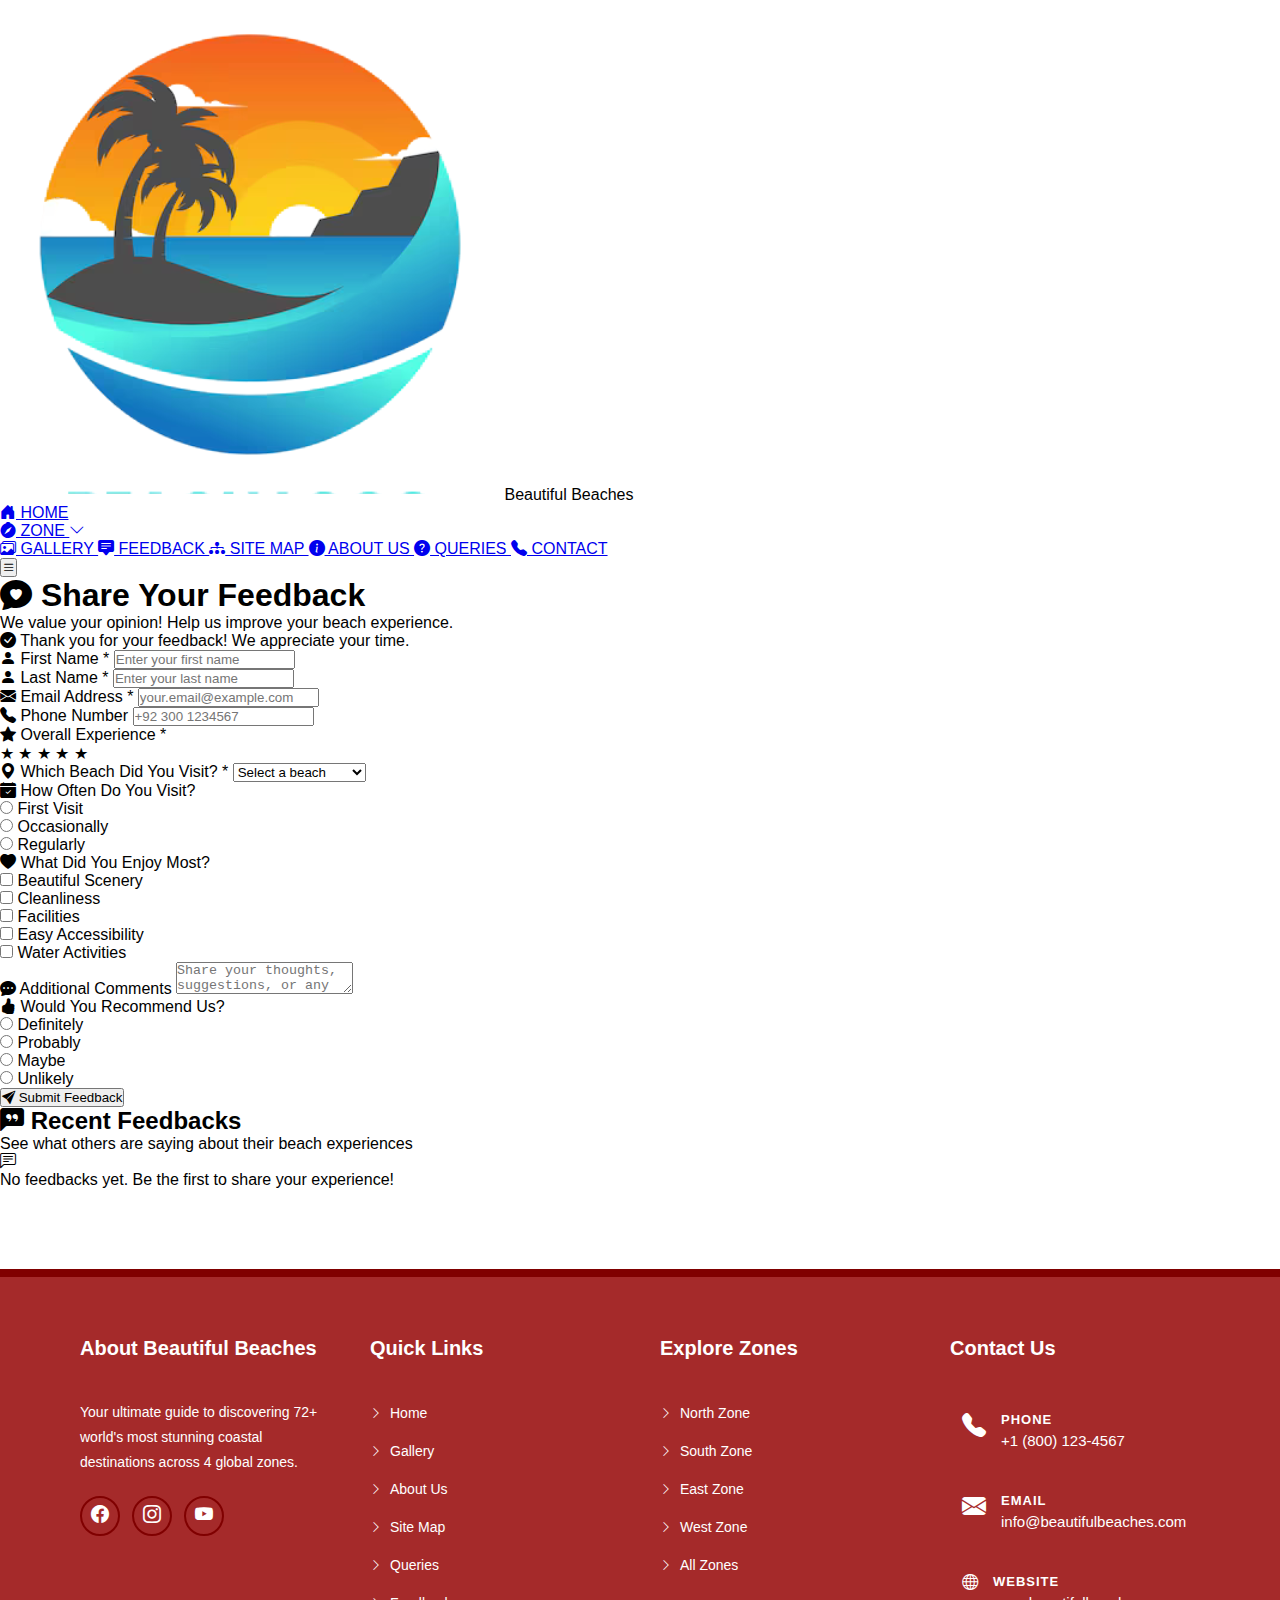
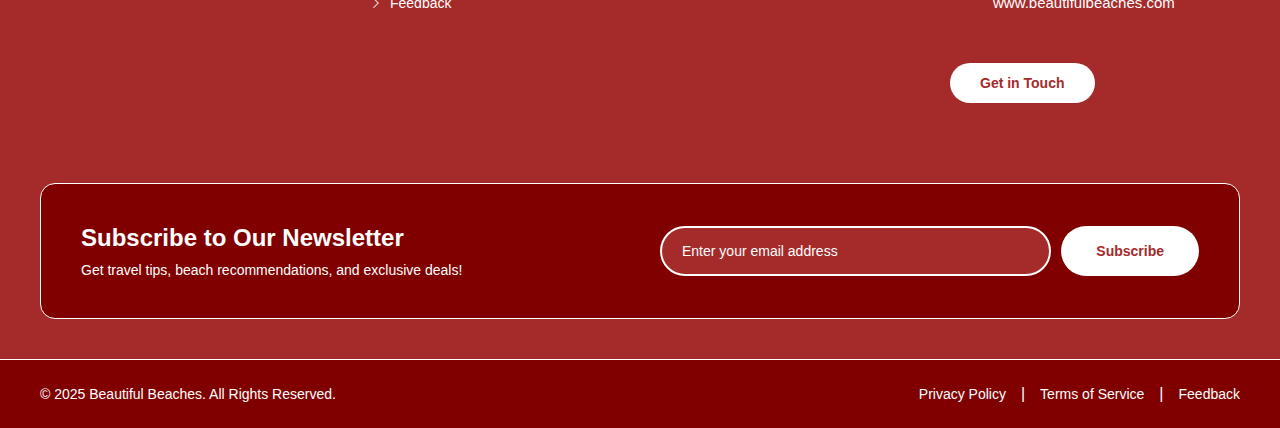
<file: feedback.html>
<!DOCTYPE html>
<html lang="en">
<head>
    <meta charset="UTF-8">
    <meta name="viewport" content="width=device-width, initial-scale=1.0">
    <title>Beautiful Beaches - Explore World's Most Stunning Coastal Destinations</title>
    <link rel="stylesheet" href="https://cdn.jsdelivr.net/npm/bootstrap-icons@1.13.1/font/bootstrap-icons.min.css">
    <link rel="stylesheet" href="feedback.css">
</head>
<body>
    
    <header class="main-header">
        <div class="brand-logo">
            <img src="./Assets/Images/logo/logo.png" alt="Beautiful Beaches">
            <span class="brand-text">Beautiful Beaches</span>
        </div>
        
        <nav class="navigation-menu" id="navigationMenu">
            <a href="Index.html" class="nav-link">
                <i class="bi bi-house-door-fill"></i>
                HOME
            </a>
            
            <div class="nav-dropdown">
                <a href="zone.html" class="nav-link">
                    <i class="bi bi-compass-fill"></i>
                    ZONE
                    <i class="bi bi-chevron-down dropdown-arrow"></i>
                </a>
                <div class="dropdown-menu">
                    <a href="north.html" class="dropdown-link">
                        <i class="bi bi-arrow-up-circle-fill"></i>
                        NORTH ZONE
                    </a>
                    <a href="south.html" class="dropdown-link">
                        <i class="bi bi-arrow-down-circle-fill"></i>
                        SOUTH ZONE
                    </a>
                    <a href="east.html" class="dropdown-link">
                        <i class="bi bi-arrow-right-circle-fill"></i>
                        EAST ZONE
                    </a>
                    <a href="west.html" class="dropdown-link">
                        <i class="bi bi-arrow-left-circle-fill"></i>
                        WEST ZONE
                    </a>
                </div>
            </div>
            
            <a href="gallery.html" class="nav-link">
                <i class="bi bi-images"></i>
                GALLERY
            </a>
            <a href="feedback.html" class="nav-link active">
                <i class="bi bi-chat-square-text-fill"></i>
                FEEDBACK
            </a>
            <a href="site-map.html" class="nav-link">
                <i class="bi bi-diagram-3-fill"></i>
                SITE MAP
            </a>
            <a href="about-us.html" class="nav-link">
                <i class="bi bi-info-circle-fill"></i>
                ABOUT US
            </a>
            <a href="queries.html" class="nav-link">
                <i class="bi bi-question-circle-fill"></i>
                QUERIES
            </a>
            <a href="contact.html" class="nav-link">
                <i class="bi bi-telephone-fill"></i>
                CONTACT
            </a>
        </nav>
        
        <button class="mobile-menu-toggle" id="mobileMenuToggle">
            <i class="bi bi-list"></i>
        </button>
    </header>


    <section class="feedback-hero">
        <h1><i class="bi bi-chat-heart-fill"></i> Share Your Feedback</h1>
        <p>We value your opinion! Help us improve your beach experience.</p>
    </section>

    <div class="feedback-container">
        <div class="feedback-card">
            <div class="success-message" id="successMessage">
                <i class="bi bi-check-circle-fill"></i> Thank you for your feedback! We appreciate your time.
            </div>

            <form id="feedbackForm" onsubmit="return submitForm()">
                <div class="form-row">
                    <div class="form-group">
                        <label for="firstName"><i class="bi bi-person-fill"></i> First Name *</label>
                        <input type="text" id="firstName" name="firstName" required placeholder="Enter your first name">
                    </div>

                    <div class="form-group">
                        <label for="lastName"><i class="bi bi-person-fill"></i> Last Name *</label>
                        <input type="text" id="lastName" name="lastName" required placeholder="Enter your last name">
                    </div>
                </div>

                <div class="form-row">
                    <div class="form-group">
                        <label for="email"><i class="bi bi-envelope-fill"></i> Email Address *</label>
                        <input type="email" id="email" name="email" required placeholder="your.email@example.com">
                    </div>

                    <div class="form-group">
                        <label for="phone"><i class="bi bi-telephone-fill"></i> Phone Number</label>
                        <input type="number" id="phone" name="phone" placeholder="+92 300 1234567">
                    </div>
                </div>

                <div class="rating-group">
                    <label><i class="bi bi-star-fill"></i> Overall Experience *</label>
                    <div class="star-rating" id="starRating" onmouseleave="leaveStar()">
                        <span class="star" id="star1" onclick="clickStar(1)" onmouseenter="hoverStar(1)">★</span>
                        <span class="star" id="star2" onclick="clickStar(2)" onmouseenter="hoverStar(2)">★</span>
                        <span class="star" id="star3" onclick="clickStar(3)" onmouseenter="hoverStar(3)">★</span>
                        <span class="star" id="star4" onclick="clickStar(4)" onmouseenter="hoverStar(4)">★</span>
                        <span class="star" id="star5" onclick="clickStar(5)" onmouseenter="hoverStar(5)">★</span>
                    </div>
                    <input type="hidden" id="rating" name="rating" required>
                </div>

                <div class="form-group">
                    <label><i class="bi bi-geo-alt-fill"></i> Which Beach Did You Visit? *</label>
                    <select id="beach" name="beach" required>
                        <option value="">Select a beach</option>
                        <option value="north">North Zone Beach</option>
                        <option value="south">South Zone Beach</option>
                        <option value="east">East Zone Beach</option>
                        <option value="west">West Zone Beach</option>
                        <option value="other">Other</option>
                    </select>
                </div>

                <div class="form-group">
                    <label><i class="bi bi-calendar-check-fill"></i> How Often Do You Visit?</label>
                    <div class="radio-group">
                        <div class="radio-option">
                            <input type="radio" id="first" name="frequency" value="first">
                            <label for="first">First Visit</label>
                        </div>
                        <div class="radio-option">
                            <input type="radio" id="occasional" name="frequency" value="occasional">
                            <label for="occasional">Occasionally</label>
                        </div>
                        <div class="radio-option">
                            <input type="radio" id="regular" name="frequency" value="regular">
                            <label for="regular">Regularly</label>
                        </div>
                    </div>
                </div>

                <div class="form-group">
                    <label><i class="bi bi-heart-fill"></i> What Did You Enjoy Most?</label>
                    <div class="checkbox-group">
                        <div class="checkbox-option">
                            <input type="checkbox" id="scenery" name="enjoyed" value="scenery">
                            <label for="scenery">Beautiful Scenery</label>
                        </div>
                        <div class="checkbox-option">
                            <input type="checkbox" id="cleanliness" name="enjoyed" value="cleanliness">
                            <label for="cleanliness">Cleanliness</label>
                        </div>
                        <div class="checkbox-option">
                            <input type="checkbox" id="facilities" name="enjoyed" value="facilities">
                            <label for="facilities">Facilities</label>
                        </div>
                        <div class="checkbox-option">
                            <input type="checkbox" id="accessibility" name="enjoyed" value="accessibility">
                            <label for="accessibility">Easy Accessibility</label>
                        </div>
                        <div class="checkbox-option">
                            <input type="checkbox" id="activities" name="enjoyed" value="activities">
                            <label for="activities">Water Activities</label>
                        </div>
                    </div>
                </div>

                <div class="form-group">
                    <label for="comments"><i class="bi bi-chat-dots-fill"></i> Additional Comments</label>
                    <textarea id="comments" name="comments" placeholder="Share your thoughts, suggestions, or any issues you encountered..."></textarea>
                </div>

                <div class="form-group">
                    <label><i class="bi bi-hand-thumbs-up-fill"></i> Would You Recommend Us?</label>
                    <div class="radio-group">
                        <div class="radio-option">
                            <input type="radio" id="definitely" name="recommend" value="definitely">
                            <label for="definitely">Definitely</label>
                        </div>
                        <div class="radio-option">
                            <input type="radio" id="probably" name="recommend" value="probably">
                            <label for="probably">Probably</label>
                        </div>
                        <div class="radio-option">
                            <input type="radio" id="maybe" name="recommend" value="maybe">
                            <label for="maybe">Maybe</label>
                        </div>
                        <div class="radio-option">
                            <input type="radio" id="unlikely" name="recommend" value="unlikely">
                            <label for="unlikely">Unlikely</label>
                        </div>
                    </div>
                </div>

                <button type="submit" class="submit-btn">
                    <i class="bi bi-send-fill"></i> Submit Feedback
                </button>
            </form>
        </div>
    </div>

    <div class="feedbacks-display-container">
        <div class="feedbacks-header">
            <h2><i class="bi bi-chat-left-quote-fill"></i> Recent Feedbacks</h2>
            <p>See what others are saying about their beach experiences</p>
        </div>
        <div id="feedbacksList" class="feedbacks-list">
        </div>
    </div>

    <footer class="footer">
        <div class="footer-content">
            <div class="footer-container">
                <div class="footer-col">
                    <h3 class="footer-heading">About Beautiful Beaches</h3>
                    <p class="footer-desc">Your ultimate guide to discovering 72+ world's most stunning coastal destinations across 4 global zones.</p>
                    <div class="footer-social">
                        <a href="https://www.facebook.com/" class="social-icon"><i class="bi bi-facebook"></i></a>
                        <a href="https://www.instagram.com/" class="social-icon"><i class="bi bi-instagram"></i></a>
                        <a href="https://www.youtube.com/" class="social-icon"><i class="bi bi-youtube"></i></a>
                        
                    </div>
                </div>

                <div class="footer-col">
                    <h3 class="footer-heading">Quick Links</h3>
                    <ul class="footer-links">
                        <li><a href="Index.html"><i class="bi bi-chevron-right"></i> Home</a></li>
                        <li><a href="gallery.html"><i class="bi bi-chevron-right"></i> Gallery</a></li>
                        <li><a href="about-us.html"><i class="bi bi-chevron-right"></i> About Us</a></li>
                        <li><a href="site-map.html"><i class="bi bi-chevron-right"></i> Site Map</a></li>
                        <li><a href="queries.html"><i class="bi bi-chevron-right"></i> Queries</a></li>
                        <li><a href="feedback.html"><i class="bi bi-chevron-right"></i> Feedback</a></li>
                    </ul>
                </div>

                <div class="footer-col">
                    <h3 class="footer-heading">Explore Zones</h3>
                    <ul class="footer-links">
                        <li><a href="north.html"><i class="bi bi-chevron-right"></i> North Zone</a></li>
                        <li><a href="south.html"><i class="bi bi-chevron-right"></i> South Zone</a></li>
                        <li><a href="east.html"><i class="bi bi-chevron-right"></i> East Zone</a></li>
                        <li><a href="west.html"><i class="bi bi-chevron-right"></i> West Zone</a></li>
                        <li><a href="zone.html"><i class="bi bi-chevron-right"></i> All Zones</a></li>
                    </ul>
                </div>

                <div class="footer-col">
                    <h3 class="footer-heading">Contact Us</h3>
                    <ul class="footer-contact">
                        <li>
                            <i class="bi bi-telephone-fill contact-icon"></i>
                            <div class="contact-info">
                                <strong>Phone</strong>
                                <a href="tel:+18001234567">+1 (800) 123-4567</a>
                            </div>
                        </li>
                        <li>
                            <i class="bi bi-envelope-fill contact-icon"></i>
                            <div class="contact-info">
                                <strong>Email</strong>
                                <a href="mailto:info@beautifulbeaches.com">info@beautifulbeaches.com</a>
                            </div>
                        </li>
                        <li>
                            <i class="bi bi-globe"></i>
                            <div class="contact-info">
                                <strong>Website</strong>
                                <span>www.beautifulbeaches.com</span>
                            </div>
                        </li>
                    </ul>
                    <a href="contact.html" class="footer-btn">Get in Touch</a>
                </div>
            </div>

            <div class="footer-newsletter">
                <div class="newsletter-container">
                    <div class="newsletter-content">
                        <h3 class="newsletter-heading">Subscribe to Our Newsletter</h3>
                        <p class="newsletter-desc">Get travel tips, beach recommendations, and exclusive deals!</p>
                    </div>
                    <form class="newsletter-form">
                        <input type="email" placeholder="Enter your email address" class="newsletter-input" required>
                        <button type="submit" class="newsletter-btn">Subscribe</button>
                    </form>
                </div>
            </div>

            <div class="footer-bottom">
                <div class="footer-bottom-content">
                    <p class="copyright">&copy; 2025 Beautiful Beaches. All Rights Reserved.</p>
                    <div class="footer-bottom-links">
                        <a href="#">Privacy Policy</a>
                        <span class="separator">|</span>
                        <a href="#">Terms of Service</a>
                        <span class="separator">|</span>
                        <a href="feedback.html">Feedback</a>
                    </div>
                </div>
            </div>
        </div>
    </footer>

    <script>

        var mobileMenuToggle = document.getElementById('mobileMenuToggle');
var navigationMenu = document.getElementById('navigationMenu');

if (mobileMenuToggle) {
    mobileMenuToggle.onclick = function() {
        navigationMenu.classList.toggle('active');
        
        var icon = mobileMenuToggle.querySelector('i');
        if (navigationMenu.classList.contains('active')) {
            icon.className = 'bi bi-x-lg';
        } else {
            icon.className = 'bi bi-list';
        }
    };
}

var selectedRating = 0;
var feedbacks = [];


function downloadPDF() {
    var link = document.createElement('a');
    link.href = './Assets/PDF/BeautifulBeachesSRS.pdf';
    link.download = 'BeautifulBeachesSRS.pdf';
    link.target = '_blank';
    document.body.appendChild(link);
    link.click();
    document.body.removeChild(link);
}

function clickStar(starNumber) {
    selectedRating = starNumber;
    document.getElementById('rating').value = starNumber;
    makeStarsGold(starNumber);
}

function hoverStar(starNumber) {
    makeStarsGold(starNumber);
}

function leaveStar() {
    makeStarsGold(selectedRating);
}

function makeStarsGold(number) {
    var stars = ['star1', 'star2', 'star3', 'star4', 'star5'];
    
    stars.forEach(function(starId, index) {
        var star = document.getElementById(starId);
        if (index < number) {
            star.classList.add('active');
        } else {
            star.classList.remove('active');
        }
    });
}

function getEnjoyedItems() {
    var enjoyed = [];
    var checkboxes = document.querySelectorAll('input[name="enjoyed"]:checked');
    checkboxes.forEach(function(checkbox) {
        enjoyed.push(checkbox.value);
    });
    return enjoyed;
}

function formatDate(date) {
    var d = new Date(date);
    var months = ['Jan', 'Feb', 'Mar', 'Apr', 'May', 'Jun', 'Jul', 'Aug', 'Sep', 'Oct', 'Nov', 'Dec'];
    return months[d.getMonth()] + ' ' + d.getDate() + ', ' + d.getFullYear();
}

function getBeachName(value) {
    var beachNames = {
        'north': 'North Zone Beach',
        'south': 'South Zone Beach',
        'east': 'East Zone Beach',
        'west': 'West Zone Beach',
        'other': 'Other Beach'
    };
    return beachNames[value] || value;
}

function displayFeedbacks() {
    var feedbacksList = document.getElementById('feedbacksList');
    
    if (feedbacks.length === 0) {
        feedbacksList.innerHTML = `
            <div class="no-feedbacks">
                <i class="bi bi-chat-left-text"></i>
                <p>No feedbacks yet. Be the first to share your experience!</p>
            </div>
        `;
        return;
    }
    
    feedbacksList.innerHTML = '';
    
    for (var i = feedbacks.length - 1; i >= 0; i--) {
        var feedback = feedbacks[i];
        var feedbackCard = createFeedbackCard(feedback);
        feedbacksList.innerHTML += feedbackCard;
    }
}

function createFeedbackCard(feedback) {
    var initials = feedback.firstName.charAt(0) + feedback.lastName.charAt(0);
    var stars = '';
    
    for (var i = 0; i < 5; i++) {
        if (i < feedback.rating) {
            stars += '<span class="star">★</span>';
        } else {
            stars += '<span class="star" style="color:#ddd">★</span>';
        }
    }
    
    var enjoyedTags = '';
    if (feedback.enjoyed && feedback.enjoyed.length > 0) {
        feedback.enjoyed.forEach(function(item) {
            enjoyedTags += '<span class="meta-tag"><i class="bi bi-heart-fill"></i>' + item + '</span>';
        });
    }
    
    var frequencyTag = '';
    if (feedback.frequency) {
        frequencyTag = '<span class="meta-tag"><i class="bi bi-calendar-check"></i>' + feedback.frequency + '</span>';
    }
    
    var recommendTag = '';
    if (feedback.recommend) {
        recommendTag = '<span class="meta-tag"><i class="bi bi-hand-thumbs-up"></i>' + feedback.recommend + '</span>';
    }
    
    return `
        <div class="feedback-item">
            <div class="feedback-header-info">
                <div class="feedback-user">
                    <div class="user-avatar">${initials}</div>
                    <div class="user-details">
                        <h4>${feedback.firstName} ${feedback.lastName}</h4>
                        <span class="feedback-date">${formatDate(feedback.date)}</span>
                    </div>
                </div>
                <div class="feedback-rating">
                    ${stars}
                </div>
            </div>
            
            <div class="feedback-beach">
                <i class="bi bi-geo-alt-fill"></i>${getBeachName(feedback.beach)}
            </div>
            
            ${feedback.comments ? '<div class="feedback-comments">"' + feedback.comments + '"</div>' : ''}
            
            <div class="feedback-meta">
                ${enjoyedTags}
                ${frequencyTag}
                ${recommendTag}
            </div>
        </div>
    `;
}

function loadFeedbacks() {
    var stored = localStorage.getItem('beachFeedbacks');
    if (stored) {
        feedbacks = JSON.parse(stored);
    }
    displayFeedbacks();
}

function saveFeedbacks() {
    localStorage.setItem('beachFeedbacks', JSON.stringify(feedbacks));
}

function submitForm() {
    var ratingValue = document.getElementById('rating').value;
    
    if (ratingValue === '') {
        alert('Please select a rating!');
        return false;
    }
    
    var feedback = {
        firstName: document.getElementById('firstName').value,
        lastName: document.getElementById('lastName').value,
        email: document.getElementById('email').value,
        phone: document.getElementById('phone').value,
        rating: parseInt(ratingValue),
        beach: document.getElementById('beach').value,
        frequency: document.querySelector('input[name="frequency"]:checked')?.value || '',
        enjoyed: getEnjoyedItems(),
        comments: document.getElementById('comments').value,
        recommend: document.querySelector('input[name="recommend"]:checked')?.value || '',
        date: new Date().toISOString()
    };
    
    feedbacks.push(feedback);
    
    saveFeedbacks();
    
    displayFeedbacks();
    
    var successMessage = document.getElementById('successMessage');
    successMessage.style.display = 'block';
    
    document.getElementById('feedbackForm').reset();
    selectedRating = 0;
    makeStarsGold(0);
    
    document.querySelector('.feedbacks-display-container').scrollIntoView({ 
        behavior: 'smooth', 
        block: 'start' 
    });
    
    setTimeout(function() {
        successMessage.style.display = 'none';
    }, 5000);
    
    return false;
}

window.onload = function() {
    loadFeedbacks();
};
    </script>
</body>
</html>
</file>
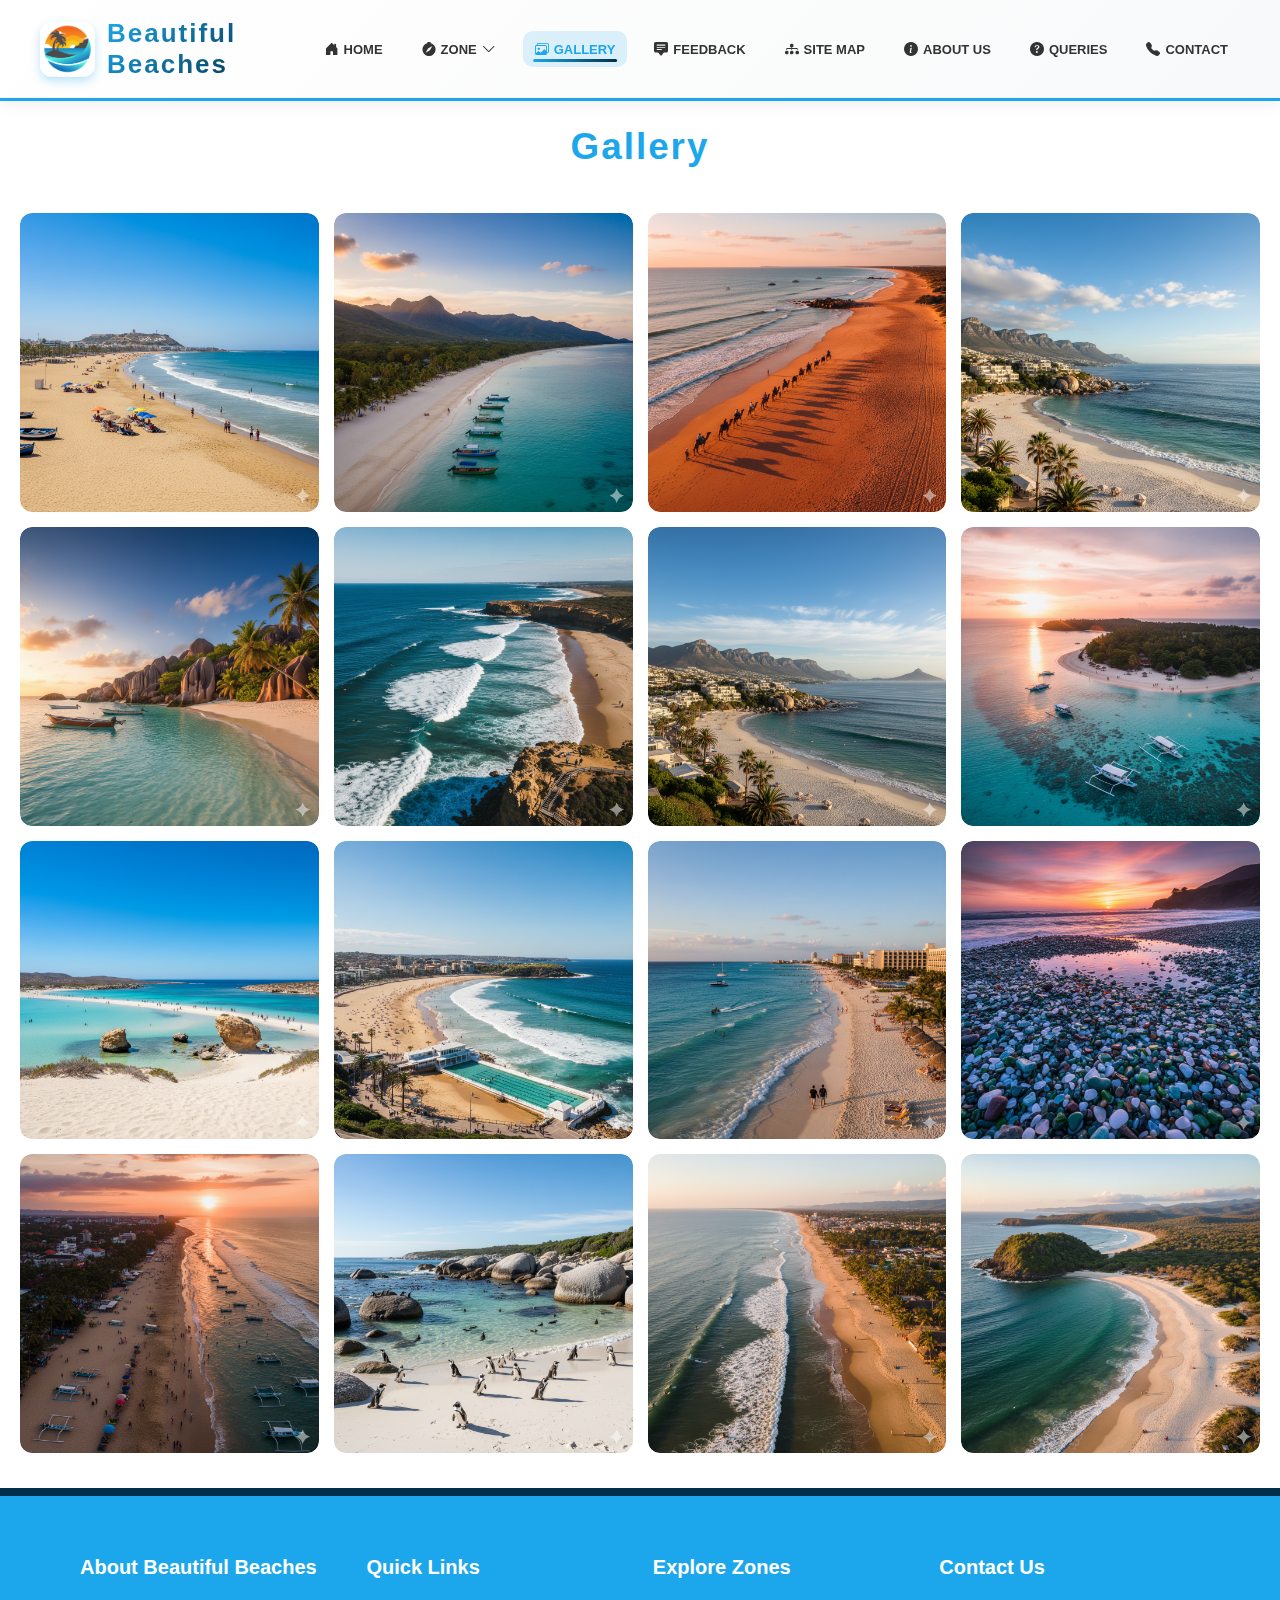
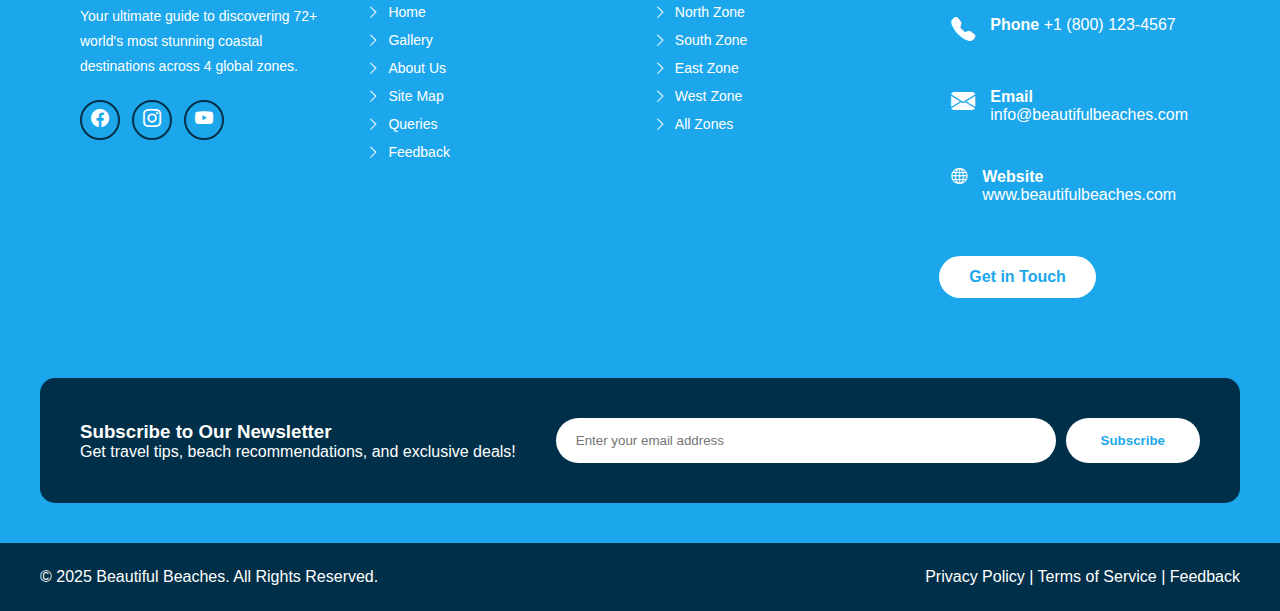
<file: gallery.html>
<!DOCTYPE html>
<html lang="en">
<head>
    <meta charset="UTF-8">
    <meta name="viewport" content="width=device-width, initial-scale=1.0">
    <title>Beautiful Beaches - Explore World's Most Stunning Coastal Destinations</title>
    <link rel="stylesheet" href="https://cdn.jsdelivr.net/npm/bootstrap-icons@1.13.1/font/bootstrap-icons.min.css">
    <link rel="stylesheet" href="gallery.css">
</head>
<body>

    <header class="main-header">
        <div class="brand-logo">
            <img src="./Assets/Images/logo/logo.png" alt="Beautiful Beaches">
            <span class="brand-text">Beautiful Beaches</span>
        </div>
        
        <nav class="navigation-menu" id="navigationMenu">
            <a href="Index.html" class="nav-link">
                <i class="bi bi-house-door-fill"></i>
                HOME
            </a>
            
            <div class="nav-dropdown">
                <a href="zone.html" class="nav-link">
                    <i class="bi bi-compass-fill"></i>
                    ZONE
                    <i class="bi bi-chevron-down dropdown-arrow"></i>
                </a>
                <div class="dropdown-menu">
                    <a href="north.html" class="dropdown-link">
                        <i class="bi bi-arrow-up-circle-fill"></i>
                        NORTH ZONE
                    </a>
                    <a href="south.html" class="dropdown-link">
                        <i class="bi bi-arrow-down-circle-fill"></i>
                        SOUTH ZONE
                    </a>
                    <a href="east.html" class="dropdown-link">
                        <i class="bi bi-arrow-right-circle-fill"></i>
                        EAST ZONE
                    </a>
                    <a href="west.html" class="dropdown-link">
                        <i class="bi bi-arrow-left-circle-fill"></i>
                        WEST ZONE
                    </a>
                </div>
            </div>
            
            <a href="gallery.html" class="nav-link active">
                <i class="bi bi-images"></i>
                GALLERY
            </a>
            <a href="feedback.html" class="nav-link">
                <i class="bi bi-chat-square-text-fill"></i>
                FEEDBACK
            </a>
            <a href="site-map.html" class="nav-link">
                <i class="bi bi-diagram-3-fill"></i>
                SITE MAP
            </a>
            <a href="about-us.html" class="nav-link">
                <i class="bi bi-info-circle-fill"></i>
                ABOUT US
            </a>
            <a href="queries.html" class="nav-link">
                <i class="bi bi-question-circle-fill"></i>
                QUERIES
            </a>
            <a href="contact.html" class="nav-link">
                <i class="bi bi-telephone-fill"></i>
                CONTACT
            </a>
        </nav>
        
        <button class="mobile-menu-toggle" id="mobileMenuToggle">
            <i class="bi bi-list"></i>
        </button>
    </header>


<h1 class="title">Gallery</h1>
<div class="gallery-container">
    <div class="item"><img src="./Assets/Images/Beach Images/Agadir Beach.png"></div>
    <div class="item"><img src="./Assets/Images/Beach Images/Anse Source d’Argent.png"></div>
    <div class="item"><img src="./Assets/Images/Beach Images/Balandra Beach.png"></div>
    <div class="item"><img src="./Assets/Images/Beach Images/Bali (Kuta Beach).png"></div>
    <div class="item"><img src="./Assets/Images/Beach Images/Beau Vallon Beach.png"></div>
    <div class="item"><img src="./Assets/Images/Beach Images/Bells Beach.png"></div>
    <div class="item"><img src="./Assets/Images/Beach Images/Bondi Beach.png"></div>
    <div class="item"><img src="./Assets/Images/Beach Images/Boulders Beach.png"></div>
    <div class="item"><img src="./Assets/Images/Beach Images/Cable Beach.png"></div>
    <div class="item"><img src="./Assets/Images/Beach Images/Camps Bay Beach.png"></div>
    <div class="item"><img src="./Assets/Images/Beach Images/Cancun Beach.png"></div>
    <div class="item"><img src="./Assets/Images/Beach Images/Canoa Beach.png"></div>
    <div class="item"><img src="./Assets/Images/Beach Images/Clifton Beach.png"></div>
    <div class="item"><img src="./Assets/Images/Beach Images/Gili Islands.png"></div>
    <div class="item"><img src="./Assets/Images/Beach Images/Glass Beach (Fort Bragg) .png"></div>
    <div class="item"><img src="./Assets/Images/Beach Images/Los Frailes Beach.png"></div>
</div>



    <footer class="footer">
        <div class="footer-content">
            <div class="footer-container">
                <div class="footer-col">
                    <h3 class="footer-heading">About Beautiful Beaches</h3>
                    <p class="footer-desc">Your ultimate guide to discovering 72+ world's most stunning coastal destinations across 4 global zones.</p>
                    <div class="footer-social">
                        <a href="https://www.facebook.com/" class="social-icon"><i class="bi bi-facebook"></i></a>
                        <a href="https://www.instagram.com/" class="social-icon"><i class="bi bi-instagram"></i></a>
                        <a href="https://www.youtube.com/" class="social-icon"><i class="bi bi-youtube"></i></a>
                        
                    </div>
                </div>

                <div class="footer-col">
                    <h3 class="footer-heading">Quick Links</h3>
                    <ul class="footer-links">
                        <li><a href="Index.html"><i class="bi bi-chevron-right"></i> Home</a></li>
                        <li><a href="gallery.html"><i class="bi bi-chevron-right"></i> Gallery</a></li>
                        <li><a href="about-us.html"><i class="bi bi-chevron-right"></i> About Us</a></li>
                        <li><a href="site-map.html"><i class="bi bi-chevron-right"></i> Site Map</a></li>
                        <li><a href="queries.html"><i class="bi bi-chevron-right"></i> Queries</a></li>
                        <li><a href="feedback.html"><i class="bi bi-chevron-right"></i> Feedback</a></li>
                    </ul>
                </div>

                <div class="footer-col">
                    <h3 class="footer-heading">Explore Zones</h3>
                    <ul class="footer-links">
                        <li><a href="north.html"><i class="bi bi-chevron-right"></i> North Zone</a></li>
                        <li><a href="south.html"><i class="bi bi-chevron-right"></i> South Zone</a></li>
                        <li><a href="east.html"><i class="bi bi-chevron-right"></i> East Zone</a></li>
                        <li><a href="west.html"><i class="bi bi-chevron-right"></i> West Zone</a></li>
                        <li><a href="zone.html"><i class="bi bi-chevron-right"></i> All Zones</a></li>
                    </ul>
                </div>

                <div class="footer-col">
                    <h3 class="footer-heading">Contact Us</h3>
                    <ul class="footer-contact">
                        <li>
                            <i class="bi bi-telephone-fill contact-icon"></i>
                            <div class="contact-info">
                                <strong>Phone</strong>
                                <a href="tel:+18001234567">+1 (800) 123-4567</a>
                            </div>
                        </li>
                        <li>
                            <i class="bi bi-envelope-fill contact-icon"></i>
                            <div class="contact-info">
                                <strong>Email</strong>
                                <a href="mailto:info@beautifulbeaches.com">info@beautifulbeaches.com</a>
                            </div>
                        </li>
                        <li>
                            <i class="bi bi-globe"></i>
                            <div class="contact-info">
                                <strong>Website</strong>
                                <span>www.beautifulbeaches.com</span>
                            </div>
                        </li>
                    </ul>
                    <a href="contact.html" class="footer-btn">Get in Touch</a>
                </div>
            </div>

            <div class="footer-newsletter">
                <div class="newsletter-container">
                    <div class="newsletter-content">
                        <h3 class="newsletter-heading">Subscribe to Our Newsletter</h3>
                        <p class="newsletter-desc">Get travel tips, beach recommendations, and exclusive deals!</p>
                    </div>
                    <form class="newsletter-form">
                        <input type="email" placeholder="Enter your email address" class="newsletter-input" required>
                        <button type="submit" class="newsletter-btn">Subscribe</button>
                    </form>
                </div>
            </div>

            <div class="footer-bottom">
                <div class="footer-bottom-content">
                    <p class="copyright">&copy; 2025 Beautiful Beaches. All Rights Reserved.</p>
                    <div class="footer-bottom-links">
                        <a href="#">Privacy Policy</a>
                        <span class="separator">|</span>
                        <a href="#">Terms of Service</a>
                        <span class="separator">|</span>
                        <a href="feedback.html">Feedback</a>
                    </div>
                </div>
            </div>
        </div>
    </footer>
    
<script>

var mobileMenuToggle = document.getElementById('mobileMenuToggle');
var navigationMenu = document.getElementById('navigationMenu');

if (mobileMenuToggle) {
    mobileMenuToggle.onclick = function() {
        navigationMenu.classList.toggle('active');
        
        var icon = mobileMenuToggle.querySelector('i');
        if (navigationMenu.classList.contains('active')) {
            icon.className = 'bi bi-x-lg';
        } else {
            icon.className = 'bi bi-list';
        }
    };
}
</script>
</body>
</html>
</file>
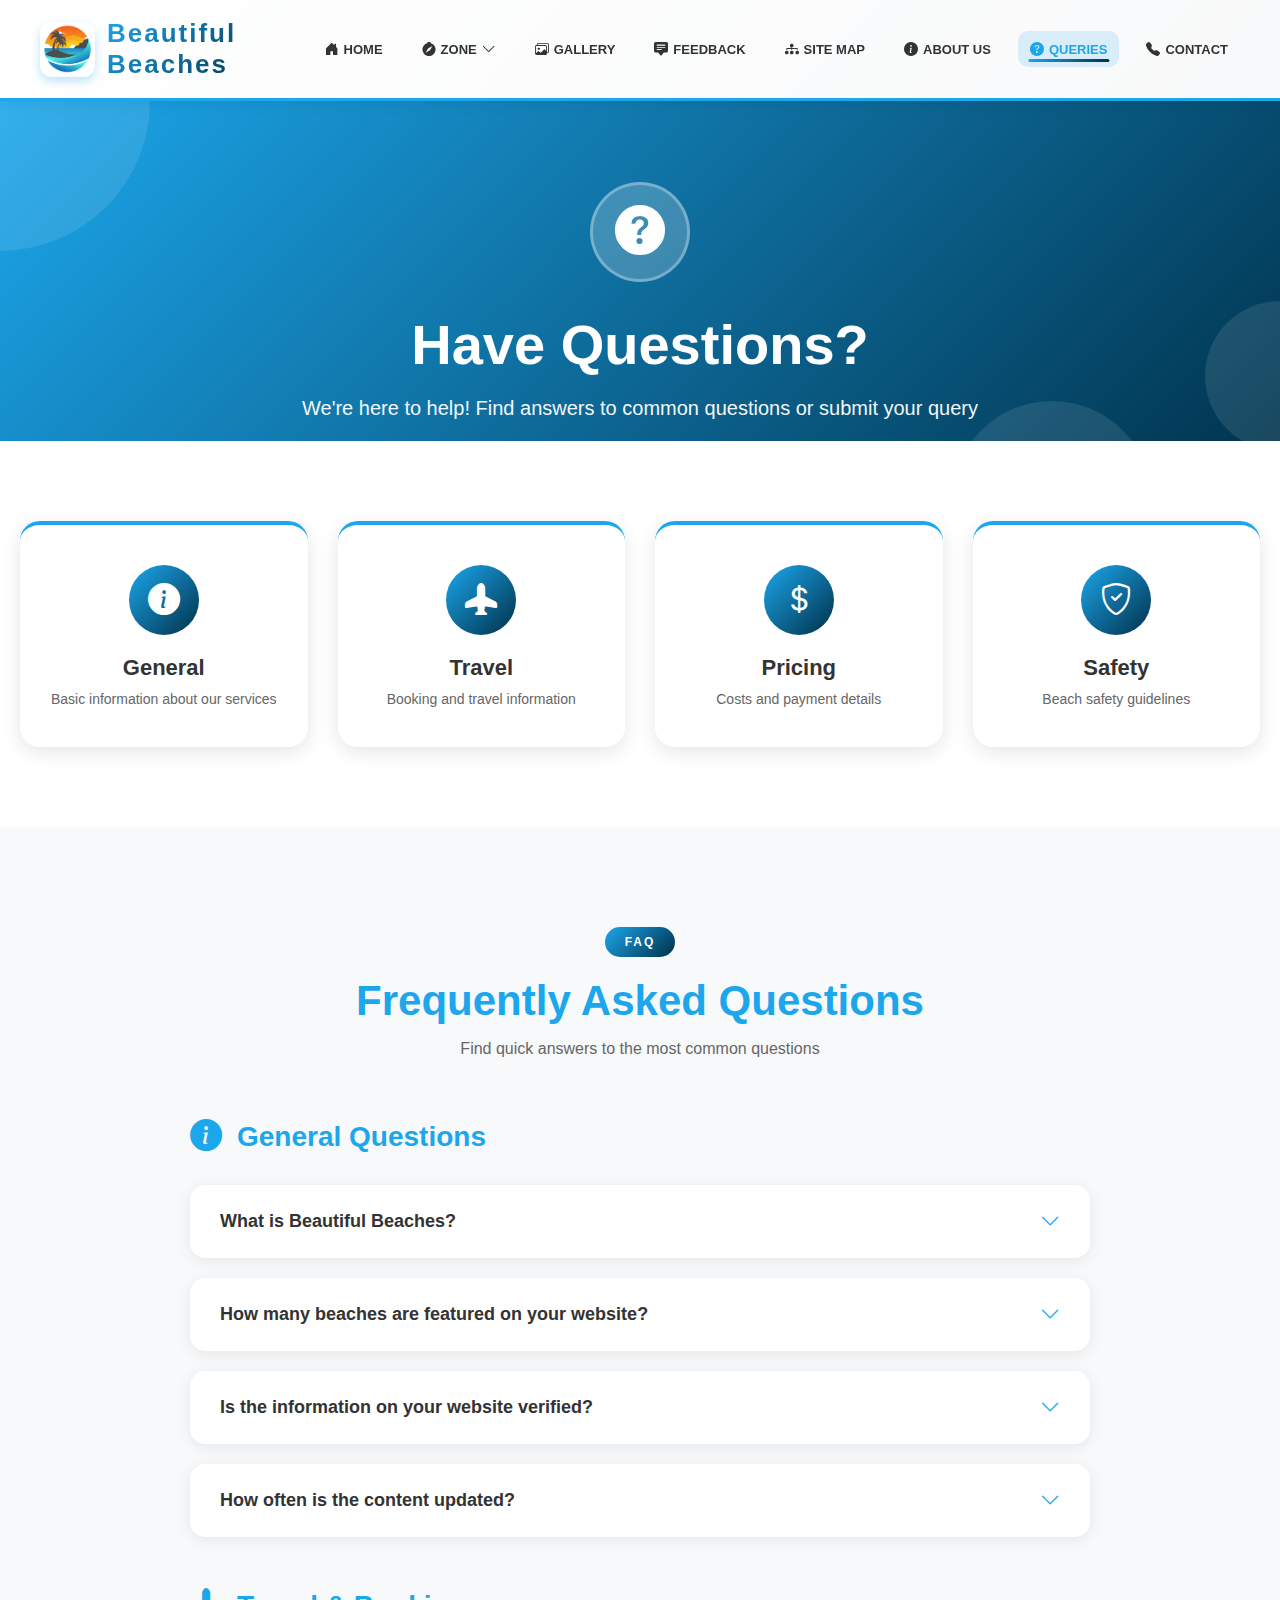
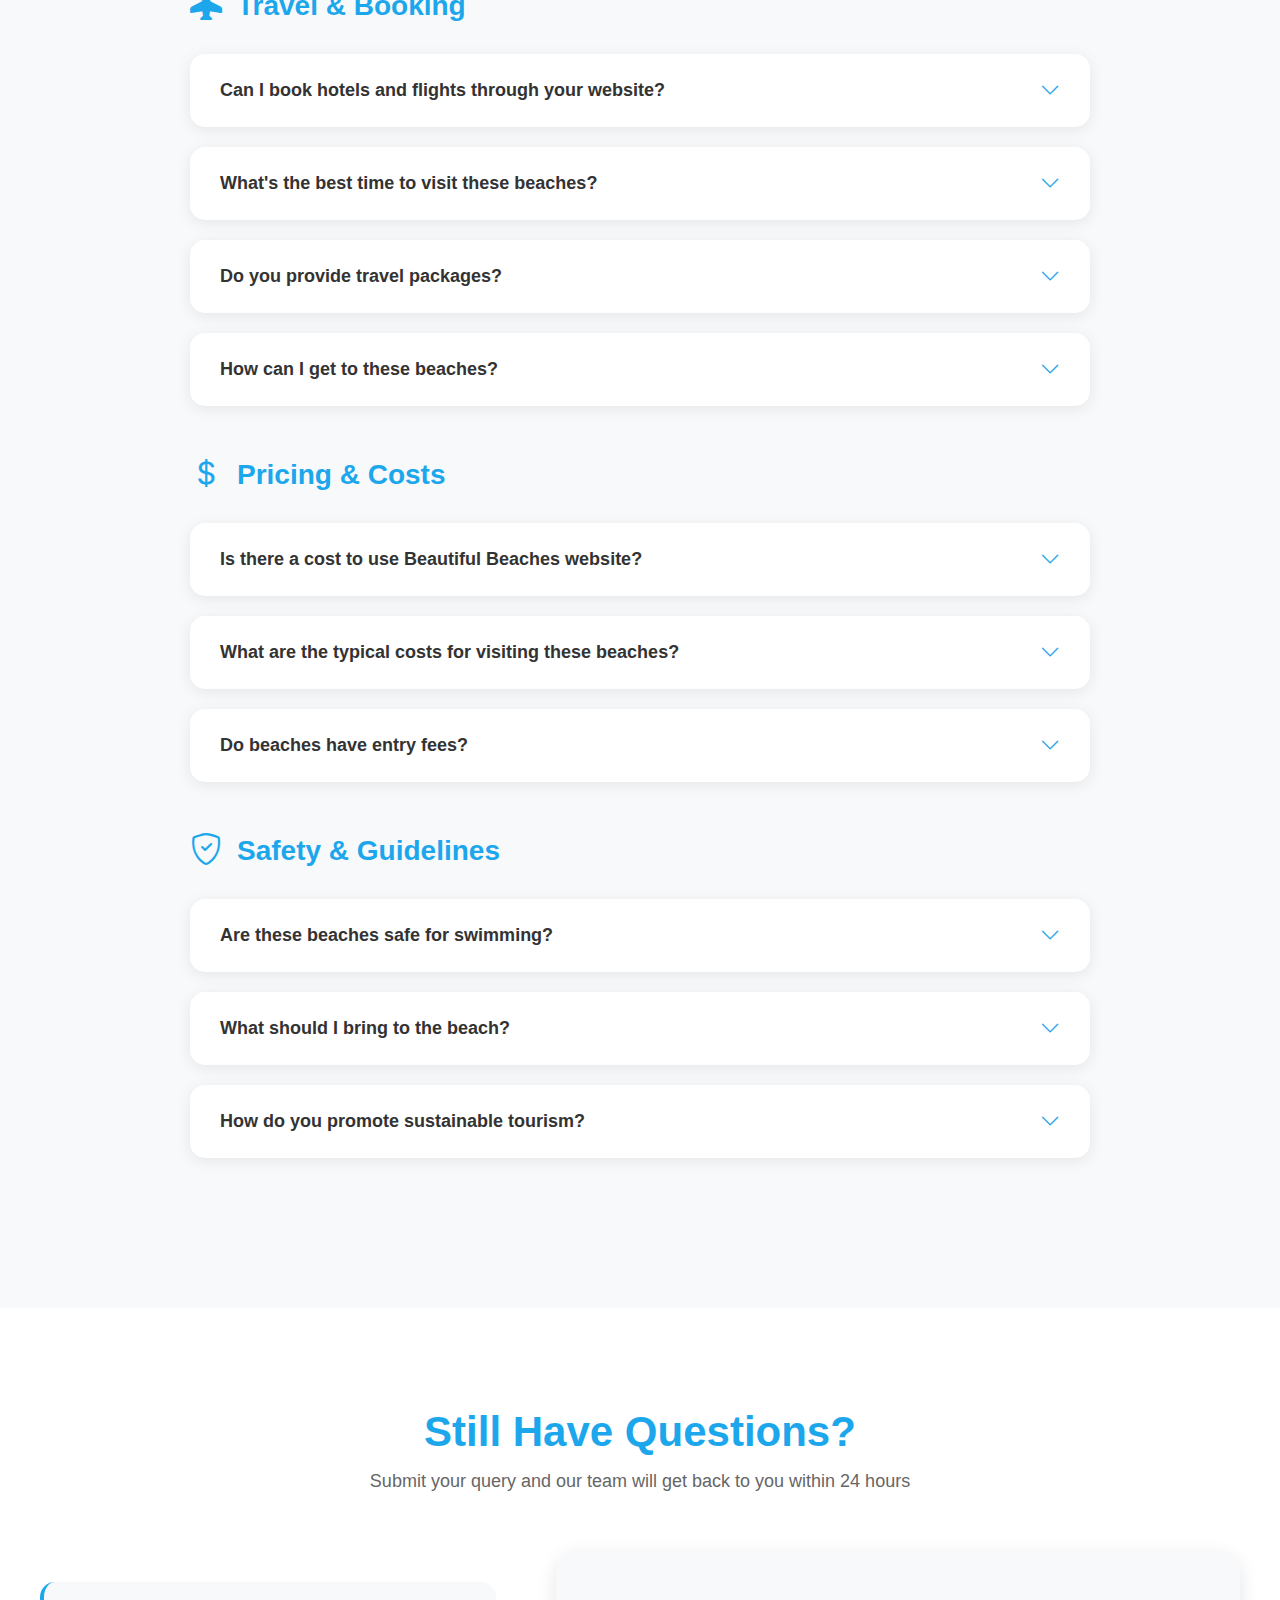
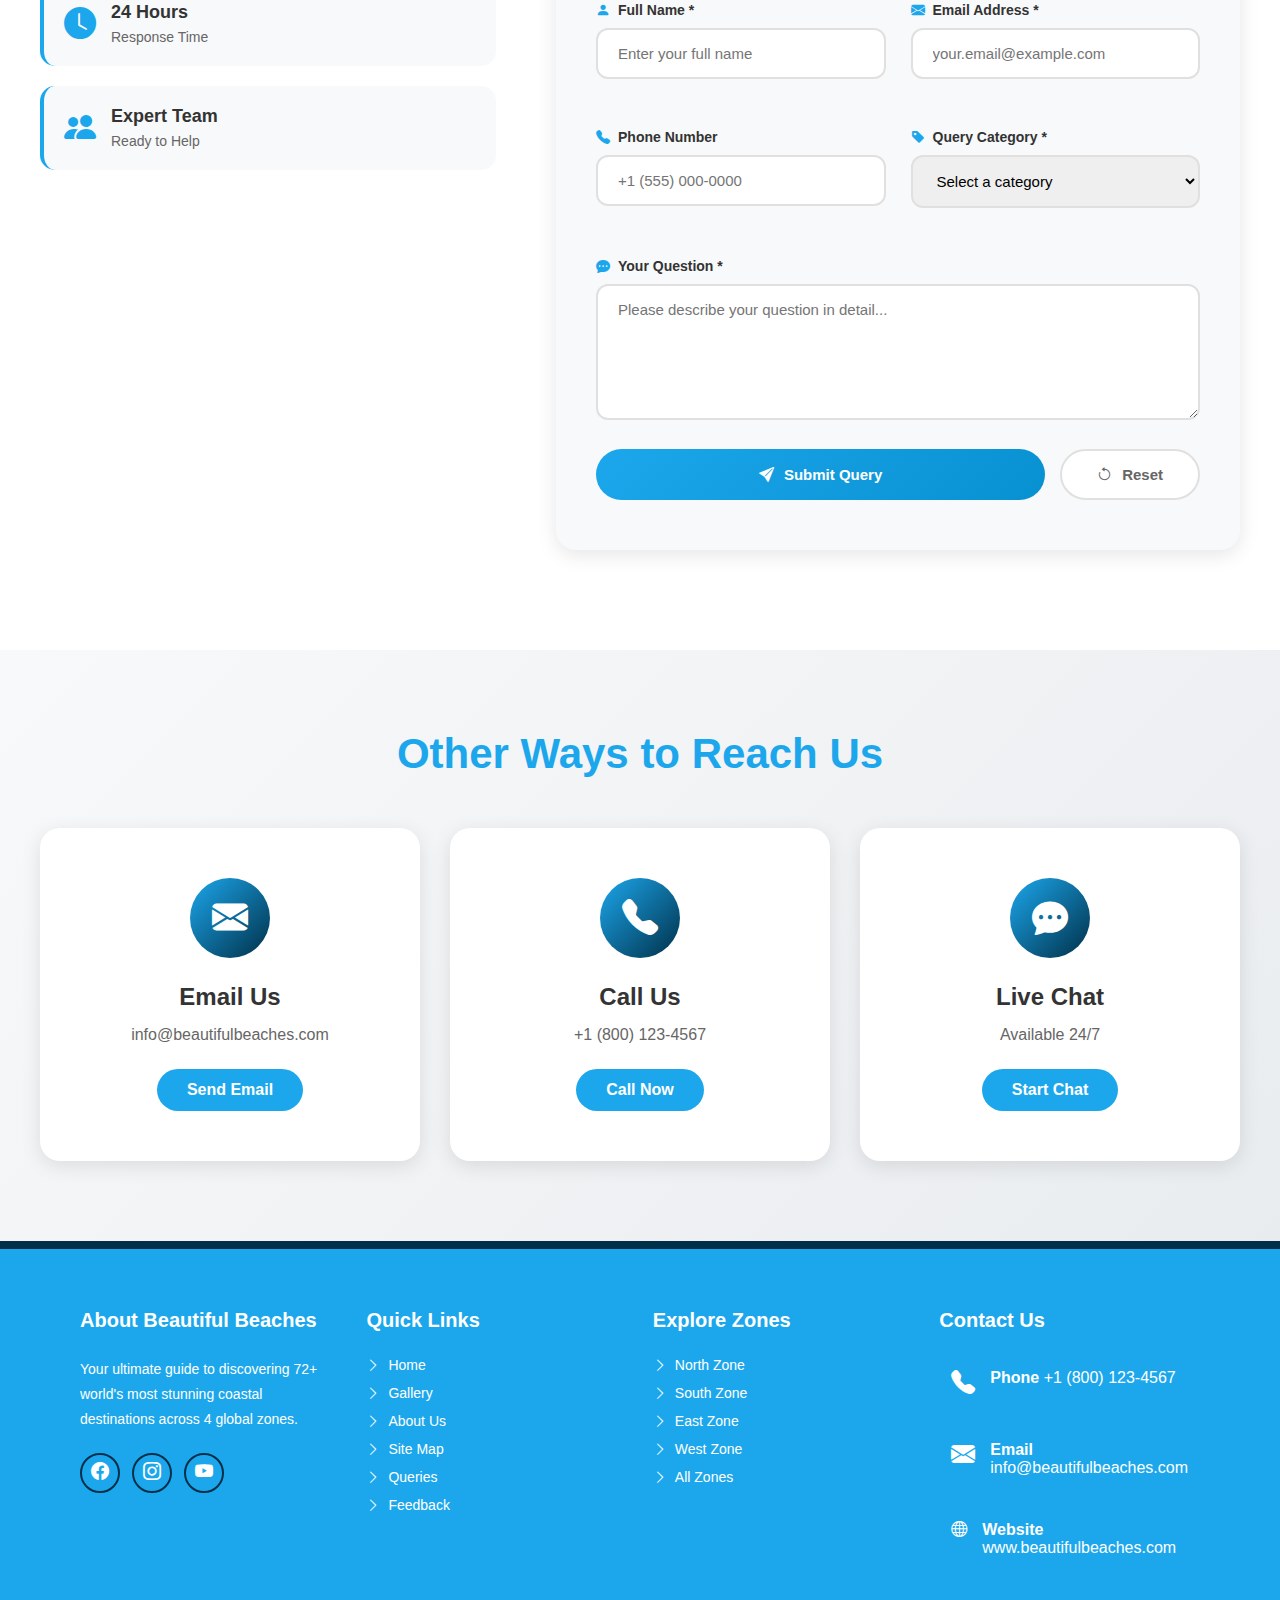
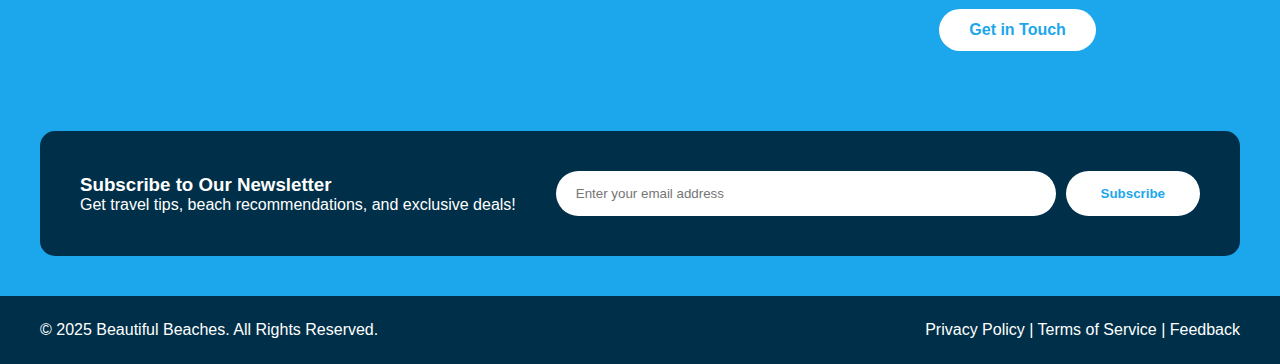
<file: queries.html>
<!DOCTYPE html>
<html lang="en">
<head>
    <meta charset="UTF-8">
    <meta name="viewport" content="width=device-width, initial-scale=1.0">
    <title>Beautiful Beaches - Explore World's Most Stunning Coastal Destinations</title>
    <link rel="stylesheet" href="https://cdn.jsdelivr.net/npm/bootstrap-icons@1.13.1/font/bootstrap-icons.min.css">
    <link rel="stylesheet" href="queries.css">
</head>
<body>

    <header class="main-header">
        <div class="brand-logo">
            <img src="./Assets/Images/logo/logo.png" alt="Beautiful Beaches">
            <span class="brand-text">Beautiful Beaches</span>
        </div>
        
        <nav class="navigation-menu" id="navigationMenu">
            <a href="Index.html" class="nav-link">
                <i class="bi bi-house-door-fill"></i>
                HOME
            </a>
            
            <div class="nav-dropdown">
                <a href="zone.html" class="nav-link">
                    <i class="bi bi-compass-fill"></i>
                    ZONE
                    <i class="bi bi-chevron-down dropdown-arrow"></i>
                </a>
                <div class="dropdown-menu">
                    <a href="north.html" class="dropdown-link">
                        <i class="bi bi-arrow-up-circle-fill"></i>
                        NORTH ZONE
                    </a>
                    <a href="south.html" class="dropdown-link">
                        <i class="bi bi-arrow-down-circle-fill"></i>
                        SOUTH ZONE
                    </a>
                    <a href="east.html" class="dropdown-link">
                        <i class="bi bi-arrow-right-circle-fill"></i>
                        EAST ZONE
                    </a>
                    <a href="west.html" class="dropdown-link">
                        <i class="bi bi-arrow-left-circle-fill"></i>
                        WEST ZONE
                    </a>
                </div>
            </div>
            
            <a href="gallery.html" class="nav-link">
                <i class="bi bi-images"></i>
                GALLERY
            </a>
            <a href="feedback.html" class="nav-link">
                <i class="bi bi-chat-square-text-fill"></i>
                FEEDBACK
            </a>
            <a href="site-map.html" class="nav-link">
                <i class="bi bi-diagram-3-fill"></i>
                SITE MAP
            </a>
            <a href="about-us.html" class="nav-link">
                <i class="bi bi-info-circle-fill"></i>
                ABOUT US
            </a>
            <a href="queries.html" class="nav-link active">
                <i class="bi bi-question-circle-fill"></i>
                QUERIES
            </a>
            <a href="contact.html" class="nav-link">
                <i class="bi bi-telephone-fill"></i>
                CONTACT
            </a>
        </nav>
        
        <button class="mobile-menu-toggle" id="mobileMenuToggle">
            <i class="bi bi-list"></i>
        </button>
    </header>


    <!-- Hero Section -->
    <section class="queries-hero">
        <div class="hero-shapes">
            <div class="shape shape-1"></div>
            <div class="shape shape-2"></div>
            <div class="shape shape-3"></div>
        </div>
        <div class="hero-content">
            <div class="hero-icon">
                <i class="bi bi-question-circle-fill"></i>
            </div>
            <h1>Have Questions?</h1>
            <p>We're here to help! Find answers to common questions or submit your query</p>
        </div>
    </section>

    
    <section class="faq-categories">
        <div class="container">
            <div class="categories-grid">
                <div class="category-card">
                    <div class="category-icon">
                        <i class="bi bi-info-circle-fill"></i>
                    </div>
                    <h3>General</h3>
                    <p>Basic information about our services</p>
                </div>
                <div class="category-card">
                    <div class="category-icon">
                        <i class="bi bi-airplane-fill"></i>
                    </div>
                    <h3>Travel</h3>
                    <p>Booking and travel information</p>
                </div>
                <div class="category-card">
                    <div class="category-icon">
                        <i class="bi bi-currency-dollar"></i>
                    </div>
                    <h3>Pricing</h3>
                    <p>Costs and payment details</p>
                </div>
                <div class="category-card">
                    <div class="category-icon">
                        <i class="bi bi-shield-check"></i>
                    </div>
                    <h3>Safety</h3>
                    <p>Beach safety guidelines</p>
                </div>
            </div>
        </div>
    </section>

    
    <section class="faq-section">
        <div class="container">
            <div class="section-title">
                <span class="title-badge">FAQ</span>
                <h2>Frequently Asked Questions</h2>
                <p>Find quick answers to the most common questions</p>
            </div>

            <div class="faq-wrapper">
                
                <div class="faq-category-block">
                    <h3 class="faq-category-title">
                        <i class="bi bi-info-circle-fill"></i>
                        General Questions
                    </h3>
                    
                    <div class="faq-item">
                        <input type="checkbox" id="faq1" class="faq-toggle">
                        <label for="faq1" class="faq-question">
                            <span>What is Beautiful Beaches?</span>
                            <i class="bi bi-chevron-down"></i>
                        </label>
                        <div class="faq-answer">
                            <p>Beautiful Beaches is your comprehensive guide to discovering the world's most stunning coastal destinations. We provide verified information about 72+ beaches across 4 major zones, including detailed guides, high-quality photos, and travel tips to help you plan your perfect beach vacation.</p>
                        </div>
                    </div>

                    <div class="faq-item">
                        <input type="checkbox" id="faq2" class="faq-toggle">
                        <label for="faq2" class="faq-question">
                            <span>How many beaches are featured on your website?</span>
                            <i class="bi bi-chevron-down"></i>
                        </label>
                        <div class="faq-answer">
                            <p>We currently feature 72+ beaches across 4 global zones: North Zone (20+ beaches), South Zone (18+ beaches), East Zone (17+ beaches), and West Zone (17+ beaches). We continuously add new destinations based on our research and community recommendations.</p>
                        </div>
                    </div>

                    <div class="faq-item">
                        <input type="checkbox" id="faq3" class="faq-toggle">
                        <label for="faq3" class="faq-question">
                            <span>Is the information on your website verified?</span>
                            <i class="bi bi-chevron-down"></i>
                        </label>
                        <div class="faq-answer">
                            <p>Yes! Every beach featured on our platform has been personally visited and verified by our expert travel team. We conduct thorough research, take high-quality photographs, and provide authentic information you can trust.</p>
                        </div>
                    </div>

                    <div class="faq-item">
                        <input type="checkbox" id="faq4" class="faq-toggle">
                        <label for="faq4" class="faq-question">
                            <span>How often is the content updated?</span>
                            <i class="bi bi-chevron-down"></i>
                        </label>
                        <div class="faq-answer">
                            <p>We update our content regularly to ensure accuracy. Beach information, travel tips, and pricing are reviewed quarterly. We also respond to user feedback and update information immediately if there are significant changes to any destination.</p>
                        </div>
                    </div>
                </div>

        
                <div class="faq-category-block">
                    <h3 class="faq-category-title">
                        <i class="bi bi-airplane-fill"></i>
                        Travel & Booking
                    </h3>
                    
                    <div class="faq-item">
                        <input type="checkbox" id="faq5" class="faq-toggle">
                        <label for="faq5" class="faq-question">
                            <span>Can I book hotels and flights through your website?</span>
                            <i class="bi bi-chevron-down"></i>
                        </label>
                        <div class="faq-answer">
                            <p>While we don't directly handle bookings, we provide comprehensive information about transportation options, accommodation recommendations, and links to trusted booking partners. Visit our Queries page to get personalized travel assistance.</p>
                        </div>
                    </div>

                    <div class="faq-item">
                        <input type="checkbox" id="faq6" class="faq-toggle">
                        <label for="faq6" class="faq-question">
                            <span>What's the best time to visit these beaches?</span>
                            <i class="bi bi-chevron-down"></i>
                        </label>
                        <div class="faq-answer">
                            <p>The best time varies by destination. Each beach page includes detailed seasonal information, weather patterns, and our recommended visiting periods. Generally, most tropical beaches are best visited during dry seasons, while some destinations are year-round paradises.</p>
                        </div>
                    </div>

                    <div class="faq-item">
                        <input type="checkbox" id="faq7" class="faq-toggle">
                        <label for="faq7" class="faq-question">
                            <span>Do you provide travel packages?</span>
                            <i class="bi bi-chevron-down"></i>
                        </label>
                        <div class="faq-answer">
                            <p>We currently focus on providing information and recommendations. However, you can contact us through the Contact page for personalized travel planning assistance and recommendations for tour operators who can arrange complete packages.</p>
                        </div>
                    </div>

                    <div class="faq-item">
                        <input type="checkbox" id="faq8" class="faq-toggle">
                        <label for="faq8" class="faq-question">
                            <span>How can I get to these beaches?</span>
                            <i class="bi bi-chevron-down"></i>
                        </label>
                        <div class="faq-answer">
                            <p>Each beach listing includes detailed transportation information, including nearest airports, bus services, car rental options, and local transfers. We provide step-by-step directions and cost estimates to help you plan your journey.</p>
                        </div>
                    </div>
                </div>

                
                <div class="faq-category-block">
                    <h3 class="faq-category-title">
                        <i class="bi bi-currency-dollar"></i>
                        Pricing & Costs
                    </h3>
                    
                    <div class="faq-item">
                        <input type="checkbox" id="faq9" class="faq-toggle">
                        <label for="faq9" class="faq-question">
                            <span>Is there a cost to use Beautiful Beaches website?</span>
                            <i class="bi bi-chevron-down"></i>
                        </label>
                        <div class="faq-answer">
                            <p>No! Our website is completely free to use. You can browse all beach destinations, read guides, view photos, and access travel tips without any subscription or registration fees.</p>
                        </div>
                    </div>

                    <div class="faq-item">
                        <input type="checkbox" id="faq10" class="faq-toggle">
                        <label for="faq10" class="faq-question">
                            <span>What are the typical costs for visiting these beaches?</span>
                            <i class="bi bi-chevron-down"></i>
                        </label>
                        <div class="faq-answer">
                            <p>Costs vary significantly by destination. Each beach page includes estimated costs for accommodation, food, activities, and transportation. Budget-friendly options can start from $50/day, while luxury experiences may exceed $500/day.</p>
                        </div>
                    </div>

                    <div class="faq-item">
                        <input type="checkbox" id="faq11" class="faq-toggle">
                        <label for="faq11" class="faq-question">
                            <span>Do beaches have entry fees?</span>
                            <i class="bi bi-chevron-down"></i>
                        </label>
                        <div class="faq-answer">
                            <p>Most beaches are free to access, but some protected areas, national parks, or private beaches may charge entry fees. We clearly indicate any entry requirements and costs on individual beach pages.</p>
                        </div>
                    </div>
                </div>

                
                <div class="faq-category-block">
                    <h3 class="faq-category-title">
                        <i class="bi bi-shield-check"></i>
                        Safety & Guidelines
                    </h3>
                    
                    <div class="faq-item">
                        <input type="checkbox" id="faq12" class="faq-toggle">
                        <label for="faq12" class="faq-question">
                            <span>Are these beaches safe for swimming?</span>
                            <i class="bi bi-chevron-down"></i>
                        </label>
                        <div class="faq-answer">
                            <p>Safety conditions vary by beach and season. Each destination page includes safety ratings, current conditions, and any hazards to be aware of. Always check local conditions, follow lifeguard instructions, and swim in designated areas.</p>
                        </div>
                    </div>

                    <div class="faq-item">
                        <input type="checkbox" id="faq13" class="faq-toggle">
                        <label for="faq13" class="faq-question">
                            <span>What should I bring to the beach?</span>
                            <i class="bi bi-chevron-down"></i>
                        </label>
                        <div class="faq-answer">
                            <p>Essential items include: sunscreen (SPF 30+), hat, sunglasses, towel, water bottle, swimwear, and waterproof phone case. Specific beaches may require additional items - check individual beach pages for detailed packing lists.</p>
                        </div>
                    </div>

                    <div class="faq-item">
                        <input type="checkbox" id="faq14" class="faq-toggle">
                        <label for="faq14" class="faq-question">
                            <span>How do you promote sustainable tourism?</span>
                            <i class="bi bi-chevron-down"></i>
                        </label>
                        <div class="faq-answer">
                            <p>We actively promote Leave No Trace principles, recommend eco-friendly accommodations, and highlight conservation efforts. We encourage visitors to respect local environments, avoid littering, use reef-safe sunscreen, and support local communities.</p>
                        </div>
                    </div>
                </div>
            </div>
        </div>
    </section>


    <section class="query-form-section">
        <div class="container">
            <div class="form-header">
                <h2>Still Have Questions?</h2>
                <p>Submit your query and our team will get back to you within 24 hours</p>
            </div>

            <div class="query-form-wrapper">
                <div class="form-image">

                    <div class="form-stats">
                        <div class="stat-item">
                            <i class="bi bi-clock-fill"></i>
                            <div>
                                <strong>24 Hours</strong>
                                <span>Response Time</span>
                            </div>
                        </div>
                        <div class="stat-item">
                            <i class="bi bi-people-fill"></i>
                            <div>
                                <strong>Expert Team</strong>
                                <span>Ready to Help</span>
                            </div>
                        </div>
                    </div>
                </div>

                <form class="query-form" id="queryForm">
                    <div class="form-row">
                        <div class="form-group">
                            <label><i class="bi bi-person-fill"></i> Full Name *</label>
                            <input type="text" required placeholder="Enter your full name">
                        </div>
                        <div class="form-group">
                            <label><i class="bi bi-envelope-fill"></i> Email Address *</label>
                            <input type="email" required placeholder="your.email@example.com">
                        </div>
                    </div>

                    <div class="form-row">
                        <div class="form-group">
                            <label><i class="bi bi-telephone-fill"></i> Phone Number</label>
                            <input type="tel" placeholder="+1 (555) 000-0000">
                        </div>
                        <div class="form-group">
                            <label><i class="bi bi-tag-fill"></i> Query Category *</label>
                            <select required>
                                <option value="">Select a category</option>
                                <option value="general">General Information</option>
                                <option value="travel">Travel & Booking</option>
                                <option value="pricing">Pricing & Costs</option>
                                <option value="safety">Safety & Guidelines</option>
                                <option value="other">Other</option>
                            </select>
                        </div>
                    </div>

                    <div class="form-group">
                        <label><i class="bi bi-chat-dots-fill"></i> Your Question *</label>
                        <textarea rows="6" required placeholder="Please describe your question in detail..."></textarea>
                    </div>

                    <div class="form-actions">
                        <button type="submit" class="submit-btn">
                            <i class="bi bi-send-fill"></i>
                            Submit Query
                        </button>
                        <button type="reset" class="reset-btn">
                            <i class="bi bi-arrow-counterclockwise"></i>
                            Reset
                        </button>
                    </div>
                </form>
            </div>
        </div>
    </section>
    
    <section class="contact-options">
        <div class="container">
            <h2>Other Ways to Reach Us</h2>
            <div class="options-grid">
                <div class="option-card">
                    <div class="option-icon">
                        <i class="bi bi-envelope-fill"></i>
                    </div>
                    <h3>Email Us</h3>
                    <p>info@beautifulbeaches.com</p>
                    <a href="mailto:info@beautifulbeaches.com">Send Email</a>
                </div>
                <div class="option-card">
                    <div class="option-icon">
                        <i class="bi bi-telephone-fill"></i>
                    </div>
                    <h3>Call Us</h3>
                    <p>+1 (800) 123-4567</p>
                    <a href="tel:+18001234567">Call Now</a>
                </div>
                <div class="option-card">
                    <div class="option-icon">
                        <i class="bi bi-chat-dots-fill"></i>
                    </div>
                    <h3>Live Chat</h3>
                    <p>Available 24/7</p>
                    <a href="#" onclick="alert('Chat feature coming soon!'); return false;">Start Chat</a>
                </div>
            </div>
        </div>
    </section>

    <footer class="footer">
        <div class="footer-content">
            <div class="footer-container">
                <div class="footer-col">
                    <h3 class="footer-heading">About Beautiful Beaches</h3>
                    <p class="footer-desc">Your ultimate guide to discovering 72+ world's most stunning coastal destinations across 4 global zones.</p>
                    <div class="footer-social">
                        <a href="https://www.facebook.com/" class="social-icon"><i class="bi bi-facebook"></i></a>
                        <a href="https://www.instagram.com/" class="social-icon"><i class="bi bi-instagram"></i></a>
                        <a href="https://www.youtube.com/" class="social-icon"><i class="bi bi-youtube"></i></a>
                        
                    </div>
                </div>

                <div class="footer-col">
                    <h3 class="footer-heading">Quick Links</h3>
                    <ul class="footer-links">
                        <li><a href="Index.html"><i class="bi bi-chevron-right"></i> Home</a></li>
                        <li><a href="gallery.html"><i class="bi bi-chevron-right"></i> Gallery</a></li>
                        <li><a href="about-us.html"><i class="bi bi-chevron-right"></i> About Us</a></li>
                        <li><a href="site-map.html"><i class="bi bi-chevron-right"></i> Site Map</a></li>
                        <li><a href="queries.html"><i class="bi bi-chevron-right"></i> Queries</a></li>
                        <li><a href="feedback.html"><i class="bi bi-chevron-right"></i> Feedback</a></li>
                    </ul>
                </div>

                <div class="footer-col">
                    <h3 class="footer-heading">Explore Zones</h3>
                    <ul class="footer-links">
                        <li><a href="north.html"><i class="bi bi-chevron-right"></i> North Zone</a></li>
                        <li><a href="south.html"><i class="bi bi-chevron-right"></i> South Zone</a></li>
                        <li><a href="east.html"><i class="bi bi-chevron-right"></i> East Zone</a></li>
                        <li><a href="west.html"><i class="bi bi-chevron-right"></i> West Zone</a></li>
                        <li><a href="zone.html"><i class="bi bi-chevron-right"></i> All Zones</a></li>
                    </ul>
                </div>

                <div class="footer-col">
                    <h3 class="footer-heading">Contact Us</h3>
                    <ul class="footer-contact">
                        <li>
                            <i class="bi bi-telephone-fill contact-icon"></i>
                            <div class="contact-info">
                                <strong>Phone</strong>
                                <a href="tel:+18001234567">+1 (800) 123-4567</a>
                            </div>
                        </li>
                        <li>
                            <i class="bi bi-envelope-fill contact-icon"></i>
                            <div class="contact-info">
                                <strong>Email</strong>
                                <a href="mailto:info@beautifulbeaches.com">info@beautifulbeaches.com</a>
                            </div>
                        </li>
                        <li>
                            <i class="bi bi-globe"></i>
                            <div class="contact-info">
                                <strong>Website</strong>
                                <span>www.beautifulbeaches.com</span>
                            </div>
                        </li>
                    </ul>
                    <a href="contact.html" class="footer-btn">Get in Touch</a>
                </div>
            </div>

            <div class="footer-newsletter">
                <div class="newsletter-container">
                    <div class="newsletter-content">
                        <h3 class="newsletter-heading">Subscribe to Our Newsletter</h3>
                        <p class="newsletter-desc">Get travel tips, beach recommendations, and exclusive deals!</p>
                    </div>
                    <form class="newsletter-form">
                        <input type="email" placeholder="Enter your email address" class="newsletter-input" required>
                        <button type="submit" class="newsletter-btn">Subscribe</button>
                    </form>
                </div>
            </div>

            <div class="footer-bottom">
                <div class="footer-bottom-content">
                    <p class="copyright">&copy; 2025 Beautiful Beaches. All Rights Reserved.</p>
                    <div class="footer-bottom-links">
                        <a href="#">Privacy Policy</a>
                        <span class="separator">|</span>
                        <a href="#">Terms of Service</a>
                        <span class="separator">|</span>
                        <a href="feedback.html">Feedback</a>
                    </div>
                </div>
            </div>
        </div>
    </footer>
    <script>
        var mobileMenuToggle = document.getElementById('mobileMenuToggle');
var navigationMenu = document.getElementById('navigationMenu');

if (mobileMenuToggle) {
    mobileMenuToggle.onclick = function() {
        navigationMenu.classList.toggle('active');
        
        var icon = mobileMenuToggle.querySelector('i');
        if (navigationMenu.classList.contains('active')) {
            icon.className = 'bi bi-x-lg';
        } else {
            icon.className = 'bi bi-list';
        }
    };
}
    </script>
</body>
</html>
</file>
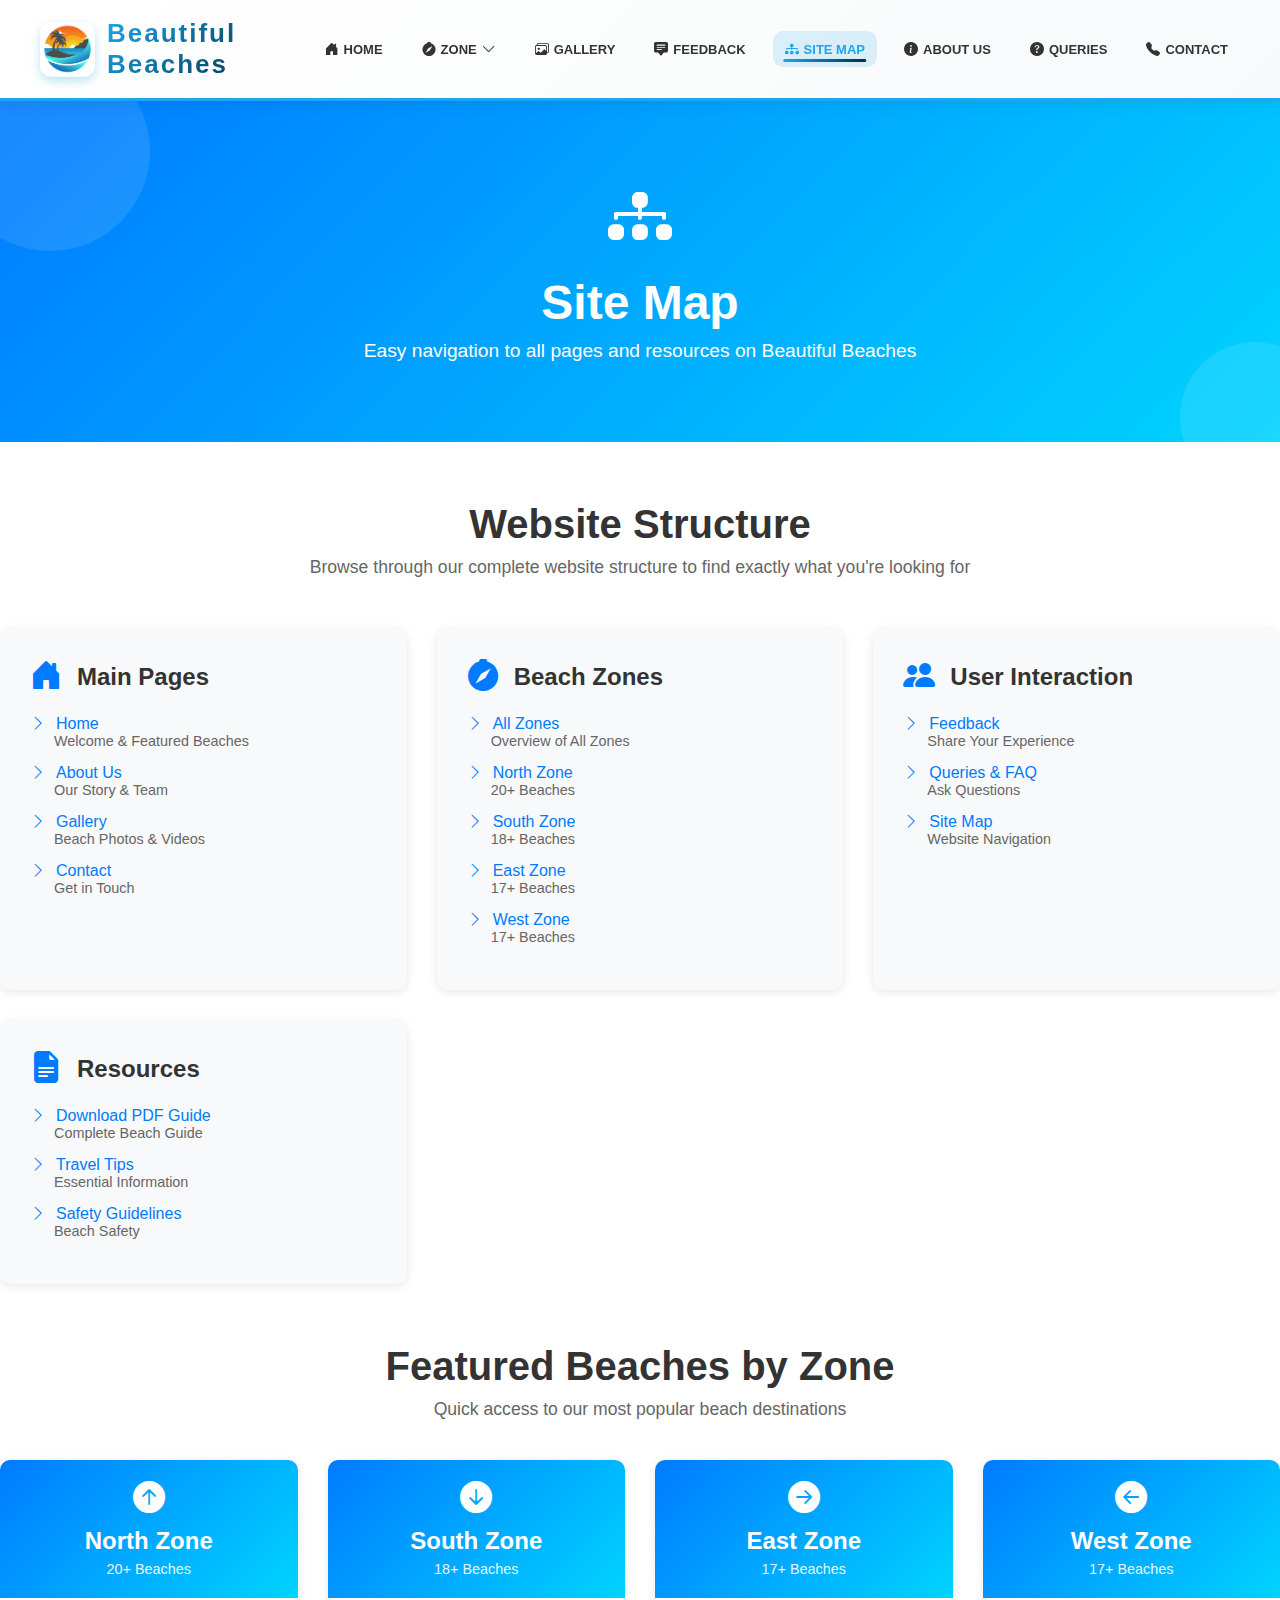
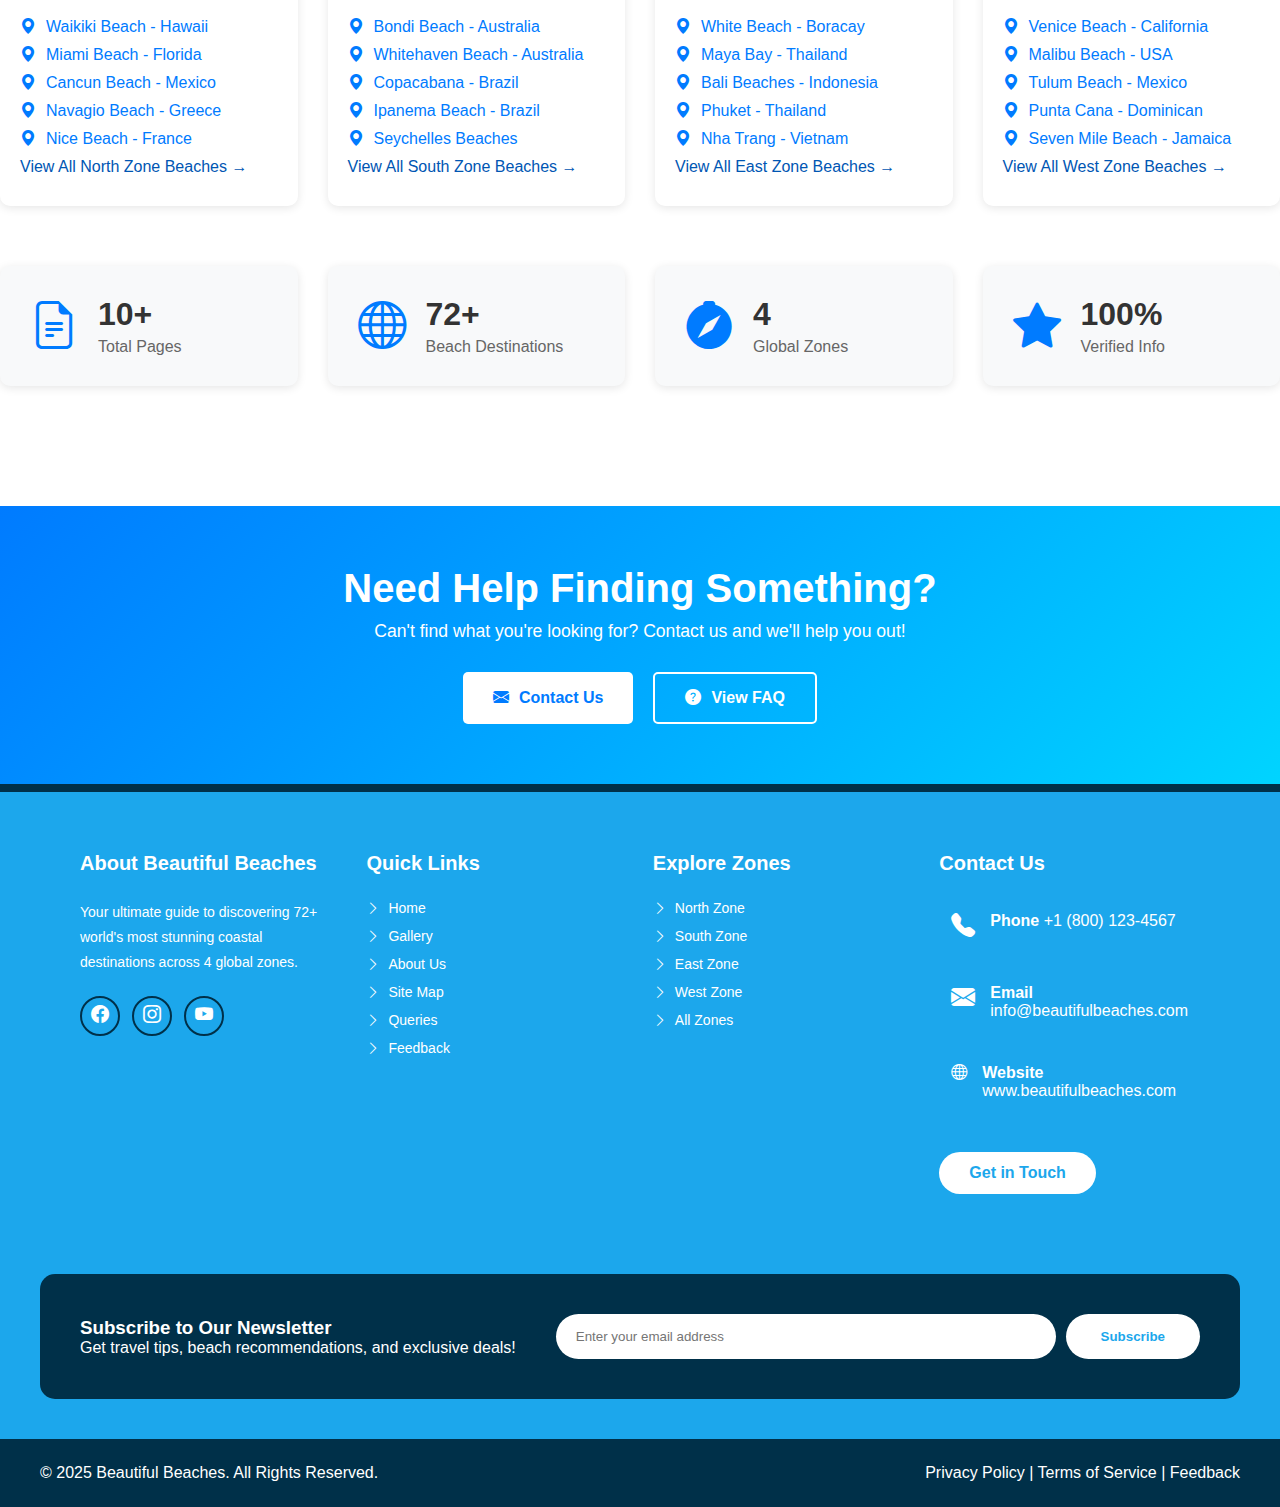
<file: site-map.html>
<!DOCTYPE html>
<html lang="en">
<head>
    <meta charset="UTF-8">
    <meta name="viewport" content="width=device-width, initial-scale=1.0">
    <title>Beautiful Beaches - Explore World's Most Stunning Coastal Destinations</title>
    <link rel="stylesheet" href="https://cdn.jsdelivr.net/npm/bootstrap-icons@1.13.1/font/bootstrap-icons.min.css">
    <link rel="stylesheet" href="site-map.css">
</head>
<body>

    <header class="main-header">
        <div class="brand-logo">
            <img src="./Assets/Images/logo/logo.png" alt="Beautiful Beaches">
            <span class="brand-text">Beautiful Beaches</span>
        </div>
        
        <nav class="navigation-menu" id="navigationMenu">
            <a href="Index.html" class="nav-link">
                <i class="bi bi-house-door-fill"></i>
                HOME
            </a>
            
            <div class="nav-dropdown">
                <a href="zone.html" class="nav-link">
                    <i class="bi bi-compass-fill"></i>
                    ZONE
                    <i class="bi bi-chevron-down dropdown-arrow"></i>
                </a>
                <div class="dropdown-menu">
                    <a href="north.html" class="dropdown-link">
                        <i class="bi bi-arrow-up-circle-fill"></i>
                        NORTH ZONE
                    </a>
                    <a href="south.html" class="dropdown-link">
                        <i class="bi bi-arrow-down-circle-fill"></i>
                        SOUTH ZONE
                    </a>
                    <a href="east.html" class="dropdown-link">
                        <i class="bi bi-arrow-right-circle-fill"></i>
                        EAST ZONE
                    </a>
                    <a href="west.html" class="dropdown-link">
                        <i class="bi bi-arrow-left-circle-fill"></i>
                        WEST ZONE
                    </a>
                </div>
            </div>
            
            <a href="gallery.html" class="nav-link">
                <i class="bi bi-images"></i>
                GALLERY
            </a>
            <a href="feedback.html" class="nav-link">
                <i class="bi bi-chat-square-text-fill"></i>
                FEEDBACK
            </a>
            <a href="site-map.html" class="nav-link active">
                <i class="bi bi-diagram-3-fill"></i>
                SITE MAP
            </a>
            <a href="about-us.html" class="nav-link">
                <i class="bi bi-info-circle-fill"></i>
                ABOUT US
            </a>
            <a href="queries.html" class="nav-link">
                <i class="bi bi-question-circle-fill"></i>
                QUERIES
            </a>
            <a href="contact.html" class="nav-link">
                <i class="bi bi-telephone-fill"></i>
                CONTACT
            </a>
        </nav>
        
        <button class="mobile-menu-toggle" id="mobileMenuToggle">
            <i class="bi bi-list"></i>
        </button>
    </header>


    <section class="sitemap-hero">
        <div class="hero-shapes">
            <div class="shape shape-1"></div>
            <div class="shape shape-2"></div>
        </div>
        <div class="hero-content">
            <div class="hero-icon">
                <i class="bi bi-diagram-3-fill"></i>
            </div>
            <h1>Site Map</h1>
            <p>Easy navigation to all pages and resources on Beautiful Beaches</p>
        </div>
    </section>




    <section class="sitemap-content">
        <div class="container">
            <div class="sitemap-intro">
                <h2>Website Structure</h2>
                <p>Browse through our complete website structure to find exactly what you're looking for</p>
            </div>

            <div class="sitemap-grid">

                <div class="sitemap-section">
                    <div class="section-header">
                        <div class="section-icon">
                            <i class="bi bi-house-door-fill"></i>
                        </div>
                        <h3>Main Pages</h3>
                    </div>
                    <ul class="page-list">
                        <li>
                            <a href="Index.html">
                                <i class="bi bi-chevron-right"></i>
                                <span>Home</span>
                            </a>
                            <span class="page-desc">Welcome & Featured Beaches</span>
                        </li>
                        <li>
                            <a href="about-us.html">
                                <i class="bi bi-chevron-right"></i>
                                <span>About Us</span>
                            </a>
                            <span class="page-desc">Our Story & Team</span>
                        </li>
                        <li>
                            <a href="gallery.html">
                                <i class="bi bi-chevron-right"></i>
                                <span>Gallery</span>
                            </a>
                            <span class="page-desc">Beach Photos & Videos</span>
                        </li>
                        <li>
                            <a href="contact.html">
                                <i class="bi bi-chevron-right"></i>
                                <span>Contact</span>
                            </a>
                            <span class="page-desc">Get in Touch</span>
                        </li>
                    </ul>
                </div>


                <div class="sitemap-section">
                    <div class="section-header">
                        <div class="section-icon">
                            <i class="bi bi-compass-fill"></i>
                        </div>
                        <h3>Beach Zones</h3>
                    </div>
                    <ul class="page-list">
                        <li>
                            <a href="zone.html">
                                <i class="bi bi-chevron-right"></i>
                                <span>All Zones</span>
                            </a>
                            <span class="page-desc">Overview of All Zones</span>
                        </li>
                        <li>
                            <a href="north.html">
                                <i class="bi bi-chevron-right"></i>
                                <span>North Zone</span>
                            </a>
                            <span class="page-desc">20+ Beaches</span>
                        </li>
                        <li>
                            <a href="south.html">
                                <i class="bi bi-chevron-right"></i>
                                <span>South Zone</span>
                            </a>
                            <span class="page-desc">18+ Beaches</span>
                        </li>
                        <li>
                            <a href="east.html">
                                <i class="bi bi-chevron-right"></i>
                                <span>East Zone</span>
                            </a>
                            <span class="page-desc">17+ Beaches</span>
                        </li>
                        <li>
                            <a href="west.html">
                                <i class="bi bi-chevron-right"></i>
                                <span>West Zone</span>
                            </a>
                            <span class="page-desc">17+ Beaches</span>
                        </li>
                    </ul>
                </div>


                <div class="sitemap-section">
                    <div class="section-header">
                        <div class="section-icon">
                            <i class="bi bi-people-fill"></i>
                        </div>
                        <h3>User Interaction</h3>
                    </div>
                    <ul class="page-list">
                        <li>
                            <a href="feedback.html">
                                <i class="bi bi-chevron-right"></i>
                                <span>Feedback</span>
                            </a>
                            <span class="page-desc">Share Your Experience</span>
                        </li>
                        <li>
                            <a href="queries.html">
                                <i class="bi bi-chevron-right"></i>
                                <span>Queries & FAQ</span>
                            </a>
                            <span class="page-desc">Ask Questions</span>
                        </li>
                        <li>
                            <a href="site-map.html">
                                <i class="bi bi-chevron-right"></i>
                                <span>Site Map</span>
                            </a>
                            <span class="page-desc">Website Navigation</span>
                        </li>
                    </ul>
                </div>


                <div class="sitemap-section">
                    <div class="section-header">
                        <div class="section-icon">
                            <i class="bi bi-file-earmark-text-fill"></i>
                        </div>
                        <h3>Resources</h3>
                    </div>
                    <ul class="page-list">
                        <li>
                            <a href="#" onclick="downloadPDF(); return false;">
                                <i class="bi bi-chevron-right"></i>
                                <span>Download PDF Guide</span>
                            </a>
                            <span class="page-desc">Complete Beach Guide</span>
                        </li>
                        <li>
                            <a href="#" onclick="downloadTravel(); return false;">
                                <i class="bi bi-chevron-right"></i>
                                <span>Travel Tips</span>
                            </a>
                            <span class="page-desc">Essential Information</span>
                        </li>
                        <li>
                            <a href="#" onclick="downloadSafety(); return false;">
                                <i class="bi bi-chevron-right"></i>
                                <span>Safety Guidelines</span>
                            </a>
                            <span class="page-desc">Beach Safety</span>
                        </li>
                    </ul>
                </div>
            </div>


            <div class="featured-beaches-section">
                <div class="section-title">
                    <h2>Featured Beaches by Zone</h2>
                    <p>Quick access to our most popular beach destinations</p>
                </div>

                <div class="beaches-grid">
                    <div class="beach-zone-card">
                        <div class="zone-header">
                            <div class="zone-icon north">
                                <i class="bi bi-arrow-up-circle-fill"></i>
                            </div>
                            <h3>North Zone</h3>
                            <span class="beach-count">20+ Beaches</span>
                        </div>
                        <ul class="beach-list">
                            <li><a href="north.html"><i class="bi bi-geo-alt-fill"></i> Waikiki Beach - Hawaii</a></li>
                            <li><a href="north.html"><i class="bi bi-geo-alt-fill"></i> Miami Beach - Florida</a></li>
                            <li><a href="north.html"><i class="bi bi-geo-alt-fill"></i> Cancun Beach - Mexico</a></li>
                            <li><a href="north.html"><i class="bi bi-geo-alt-fill"></i> Navagio Beach - Greece</a></li>
                            <li><a href="north.html"><i class="bi bi-geo-alt-fill"></i> Nice Beach - France</a></li>
                            <li><a href="north.html" class="view-all">View All North Zone Beaches →</a></li>
                        </ul>
                    </div>


                    <div class="beach-zone-card">
                        <div class="zone-header">
                            <div class="zone-icon south">
                                <i class="bi bi-arrow-down-circle-fill"></i>
                            </div>
                            <h3>South Zone</h3>
                            <span class="beach-count">18+ Beaches</span>
                        </div>
                        <ul class="beach-list">
                            <li><a href="south.html"><i class="bi bi-geo-alt-fill"></i> Bondi Beach - Australia</a></li>
                            <li><a href="south.html"><i class="bi bi-geo-alt-fill"></i> Whitehaven Beach - Australia</a></li>
                            <li><a href="south.html"><i class="bi bi-geo-alt-fill"></i> Copacabana - Brazil</a></li>
                            <li><a href="south.html"><i class="bi bi-geo-alt-fill"></i> Ipanema Beach - Brazil</a></li>
                            <li><a href="south.html"><i class="bi bi-geo-alt-fill"></i> Seychelles Beaches</a></li>
                            <li><a href="south.html" class="view-all">View All South Zone Beaches →</a></li>
                        </ul>
                    </div>


                    <div class="beach-zone-card">
                        <div class="zone-header">
                            <div class="zone-icon east">
                                <i class="bi bi-arrow-right-circle-fill"></i>
                            </div>
                            <h3>East Zone</h3>
                            <span class="beach-count">17+ Beaches</span>
                        </div>
                        <ul class="beach-list">
                            <li><a href="east.html"><i class="bi bi-geo-alt-fill"></i> White Beach - Boracay</a></li>
                            <li><a href="east.html"><i class="bi bi-geo-alt-fill"></i> Maya Bay - Thailand</a></li>
                            <li><a href="east.html"><i class="bi bi-geo-alt-fill"></i> Bali Beaches - Indonesia</a></li>
                            <li><a href="east.html"><i class="bi bi-geo-alt-fill"></i> Phuket - Thailand</a></li>
                            <li><a href="east.html"><i class="bi bi-geo-alt-fill"></i> Nha Trang - Vietnam</a></li>
                            <li><a href="east.html" class="view-all">View All East Zone Beaches →</a></li>
                        </ul>
                    </div>


                    <div class="beach-zone-card">
                        <div class="zone-header">
                            <div class="zone-icon west">
                                <i class="bi bi-arrow-left-circle-fill"></i>
                            </div>
                            <h3>West Zone</h3>
                            <span class="beach-count">17+ Beaches</span>
                        </div>
                        <ul class="beach-list">
                            <li><a href="west.html"><i class="bi bi-geo-alt-fill"></i> Venice Beach - California</a></li>
                            <li><a href="west.html"><i class="bi bi-geo-alt-fill"></i> Malibu Beach - USA</a></li>
                            <li><a href="west.html"><i class="bi bi-geo-alt-fill"></i> Tulum Beach - Mexico</a></li>
                            <li><a href="west.html"><i class="bi bi-geo-alt-fill"></i> Punta Cana - Dominican</a></li>
                            <li><a href="west.html"><i class="bi bi-geo-alt-fill"></i> Seven Mile Beach - Jamaica</a></li>
                            <li><a href="west.html" class="view-all">View All West Zone Beaches →</a></li>
                        </ul>
                    </div>
                </div>
            </div>


            <div class="sitemap-stats">
                <div class="stat-box">
                    <div class="stat-icon">
                        <i class="bi bi-file-earmark-text"></i>
                    </div>
                    <div class="stat-info">
                        <h4>10+</h4>
                        <p>Total Pages</p>
                    </div>
                </div>
                <div class="stat-box">
                    <div class="stat-icon">
                        <i class="bi bi-globe"></i>
                    </div>
                    <div class="stat-info">
                        <h4>72+</h4>
                        <p>Beach Destinations</p>
                    </div>
                </div>
                <div class="stat-box">
                    <div class="stat-icon">
                        <i class="bi bi-compass-fill"></i>
                    </div>
                    <div class="stat-info">
                        <h4>4</h4>
                        <p>Global Zones</p>
                    </div>
                </div>
                <div class="stat-box">
                    <div class="stat-icon">
                        <i class="bi bi-star-fill"></i>
                    </div>
                    <div class="stat-info">
                        <h4>100%</h4>
                        <p>Verified Info</p>
                    </div>
                </div>
            </div>
        </div>
    </section>

    <section class="cta-section">
        <div class="container">
            <div class="cta-content">
                <h2>Need Help Finding Something?</h2>
                <p>Can't find what you're looking for? Contact us and we'll help you out!</p>
                <div class="cta-buttons">
                    <a href="contact.html" class="cta-btn primary">
                        <i class="bi bi-envelope-fill"></i>
                        Contact Us
                    </a>
                    <a href="queries.html" class="cta-btn secondary">
                        <i class="bi bi-question-circle-fill"></i>
                        View FAQ
                    </a>
                </div>
            </div>
        </div>
    </section>

    <footer class="footer">
        <div class="footer-content">
            <div class="footer-container">
                <div class="footer-col">
                    <h3 class="footer-heading">About Beautiful Beaches</h3>
                    <p class="footer-desc">Your ultimate guide to discovering 72+ world's most stunning coastal destinations across 4 global zones.</p>
                    <div class="footer-social">
                        <a href="https://www.facebook.com/" class="social-icon"><i class="bi bi-facebook"></i></a>
                        <a href="https://www.instagram.com/" class="social-icon"><i class="bi bi-instagram"></i></a>
                        <a href="https://www.youtube.com/" class="social-icon"><i class="bi bi-youtube"></i></a>
                        
                    </div>
                </div>

                <div class="footer-col">
                    <h3 class="footer-heading">Quick Links</h3>
                    <ul class="footer-links">
                        <li><a href="Index.html"><i class="bi bi-chevron-right"></i> Home</a></li>
                        <li><a href="gallery.html"><i class="bi bi-chevron-right"></i> Gallery</a></li>
                        <li><a href="about-us.html"><i class="bi bi-chevron-right"></i> About Us</a></li>
                        <li><a href="site-map.html"><i class="bi bi-chevron-right"></i> Site Map</a></li>
                        <li><a href="queries.html"><i class="bi bi-chevron-right"></i> Queries</a></li>
                        <li><a href="feedback.html"><i class="bi bi-chevron-right"></i> Feedback</a></li>
                    </ul>
                </div>

                <div class="footer-col">
                    <h3 class="footer-heading">Explore Zones</h3>
                    <ul class="footer-links">
                        <li><a href="north.html"><i class="bi bi-chevron-right"></i> North Zone</a></li>
                        <li><a href="south.html"><i class="bi bi-chevron-right"></i> South Zone</a></li>
                        <li><a href="east.html"><i class="bi bi-chevron-right"></i> East Zone</a></li>
                        <li><a href="west.html"><i class="bi bi-chevron-right"></i> West Zone</a></li>
                        <li><a href="zone.html"><i class="bi bi-chevron-right"></i> All Zones</a></li>
                    </ul>
                </div>

                <div class="footer-col">
                    <h3 class="footer-heading">Contact Us</h3>
                    <ul class="footer-contact">
                        <li>
                            <i class="bi bi-telephone-fill contact-icon"></i>
                            <div class="contact-info">
                                <strong>Phone</strong>
                                <a href="tel:+18001234567">+1 (800) 123-4567</a>
                            </div>
                        </li>
                        <li>
                            <i class="bi bi-envelope-fill contact-icon"></i>
                            <div class="contact-info">
                                <strong>Email</strong>
                                <a href="mailto:info@beautifulbeaches.com">info@beautifulbeaches.com</a>
                            </div>
                        </li>
                        <li>
                            <i class="bi bi-globe"></i>
                            <div class="contact-info">
                                <strong>Website</strong>
                                <span>www.beautifulbeaches.com</span>
                            </div>
                        </li>
                    </ul>
                    <a href="contact.html" class="footer-btn">Get in Touch</a>
                </div>
            </div>

            <div class="footer-newsletter">
                <div class="newsletter-container">
                    <div class="newsletter-content">
                        <h3 class="newsletter-heading">Subscribe to Our Newsletter</h3>
                        <p class="newsletter-desc">Get travel tips, beach recommendations, and exclusive deals!</p>
                    </div>
                    <form class="newsletter-form">
                        <input type="email" placeholder="Enter your email address" class="newsletter-input" required>
                        <button type="submit" class="newsletter-btn">Subscribe</button>
                    </form>
                </div>
            </div>

            <div class="footer-bottom">
                <div class="footer-bottom-content">
                    <p class="copyright">&copy; 2025 Beautiful Beaches. All Rights Reserved.</p>
                    <div class="footer-bottom-links">
                        <a href="#">Privacy Policy</a>
                        <span class="separator">|</span>
                        <a href="#">Terms of Service</a>
                        <span class="separator">|</span>
                        <a href="feedback.html">Feedback</a>
                    </div>
                </div>
            </div>
        </div>
    </footer>

    <script>
      
        function downloadPDF() {
            var link = document.createElement('a');
            link.href = './Assets/PDF/Beautifull Beaches.pdf';
            link.download = 'BeautifulBeachesGuide.pdf';
            document.body.appendChild(link);
            link.click();
            document.body.removeChild(link);
        }

        function downloadTravel() {
            var link = document.createElement('a');
            link.href = './Assets/PDF/Travel Tips';
            link.download = 'Travel Tips.pdf';
            document.body.appendChild(link);
            link.click();
            document.body.removeChild(link);
        }
        


                function downloadSafety() {
            var link = document.createElement('a');
            link.href = './Assets/PDF/Safety Guideline.pdf';
            link.download = 'Safety Guideline.pdf';
            document.body.appendChild(link);
            link.click();
            document.body.removeChild(link);
        }

    var mobileMenuToggle = document.getElementById('mobileMenuToggle');
var navigationMenu = document.getElementById('navigationMenu');

if (mobileMenuToggle) {
    mobileMenuToggle.onclick = function() {
        navigationMenu.classList.toggle('active');
        
        var icon = mobileMenuToggle.querySelector('i');
        if (navigationMenu.classList.contains('active')) {
            icon.className = 'bi bi-x-lg';
        } else {
            icon.className = 'bi bi-list';
        }
    };
}
    </script>
</body>
</html>
</file>
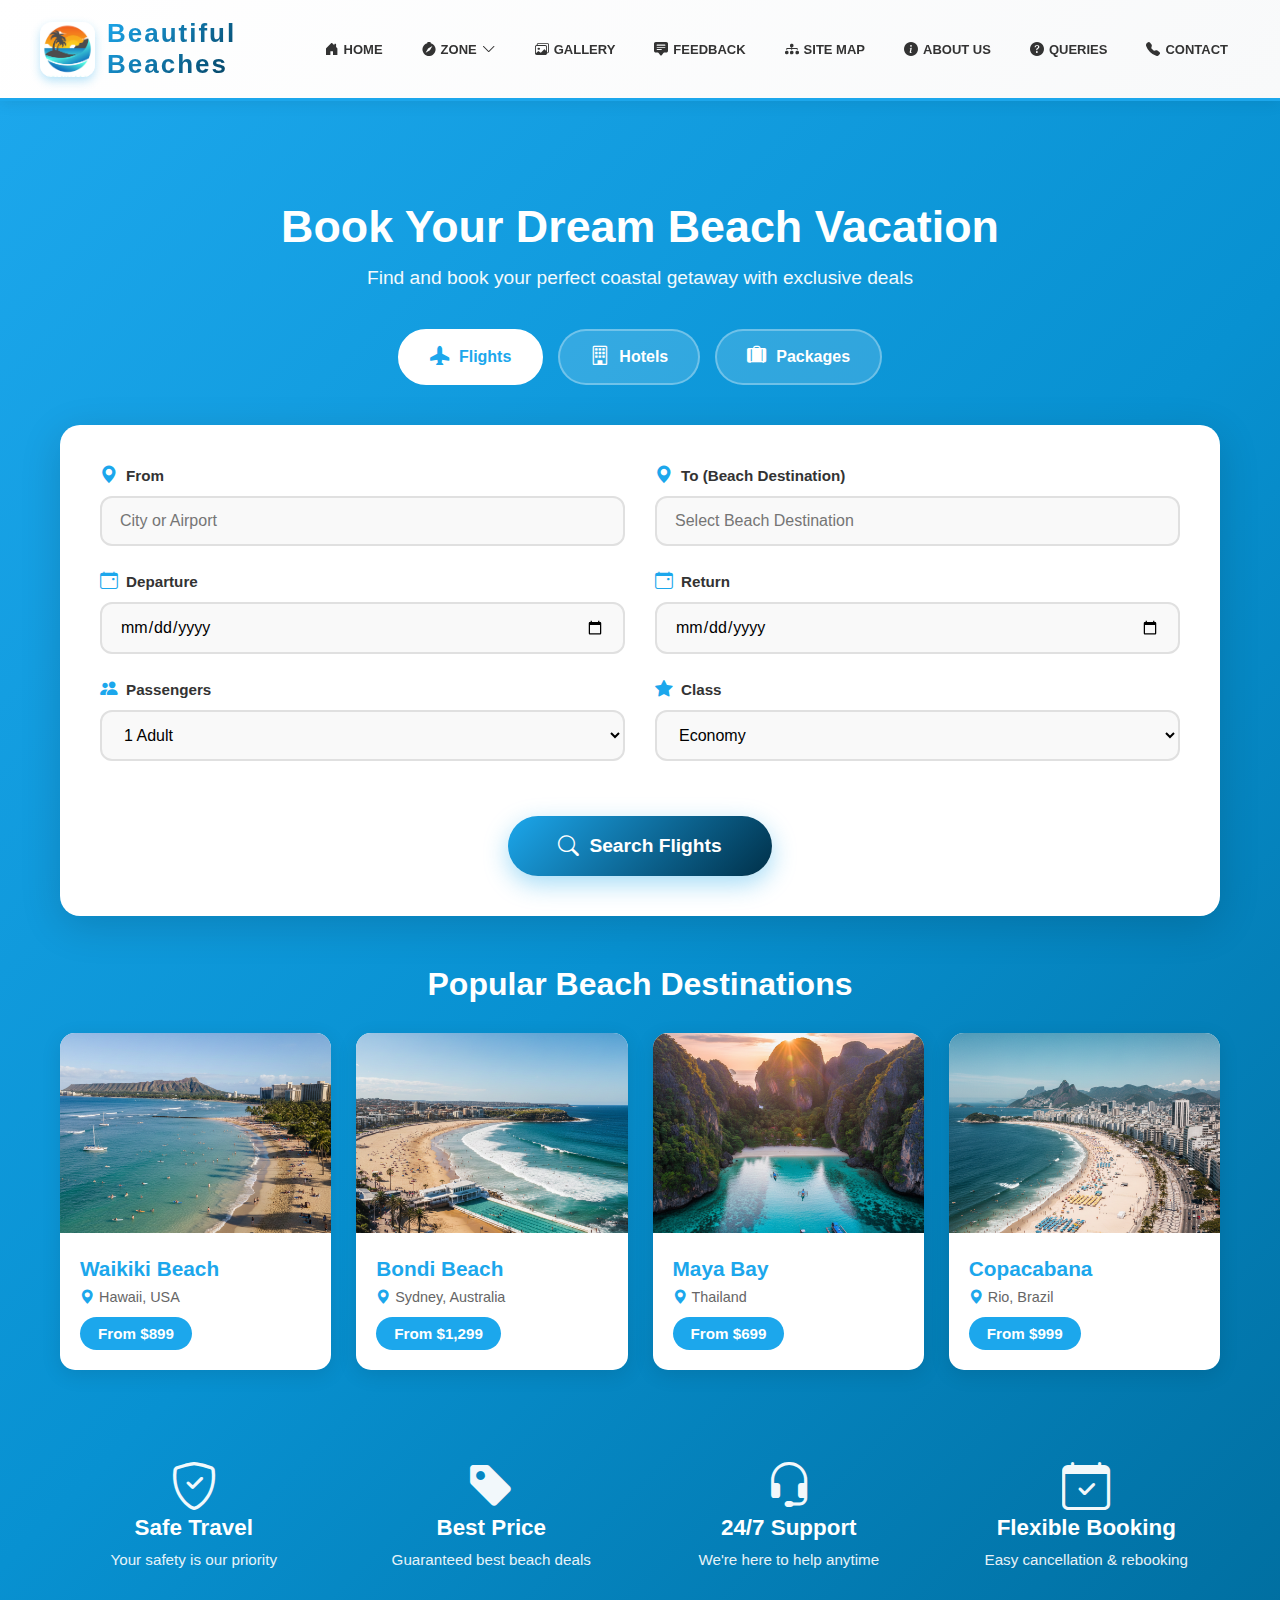
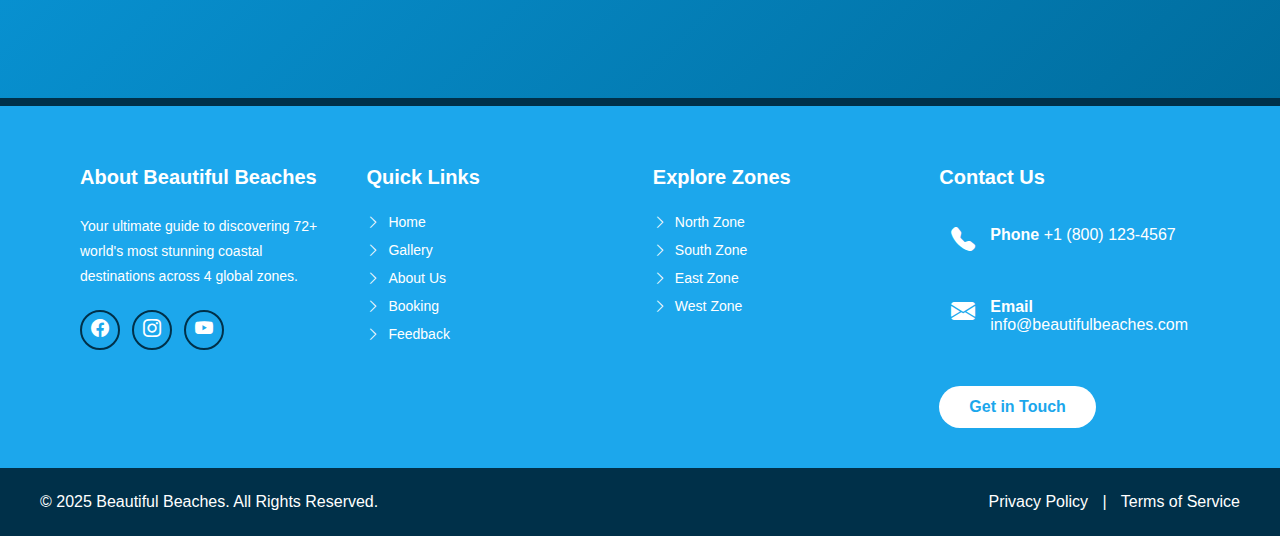
<file: travel.html>
<!DOCTYPE html>
<html lang="en">
<head>
    <meta charset="UTF-8">
    <meta name="viewport" content="width=device-width, initial-scale=1.0">
    <title>Book Your Beach Vacation - Beautiful Beaches</title>
    <link rel="stylesheet" href="https://cdn.jsdelivr.net/npm/bootstrap-icons@1.13.1/font/bootstrap-icons.min.css">
    <link rel="stylesheet" href="travel.css">
</head>
<body>
    
    <header class="main-header">
        <div class="brand-logo">
            <img src="./Assets/Images/logo/logo.png" alt="Beautiful Beaches">
            <span class="brand-text">Beautiful Beaches</span>
        </div>
        
        <nav class="navigation-menu" id="navigationMenu">
            <a href="Index.html" class="nav-link">
                <i class="bi bi-house-door-fill"></i>
                HOME
            </a>
            
            <div class="nav-dropdown">
                <a href="zone.html" class="nav-link">
                    <i class="bi bi-compass-fill"></i>
                    ZONE
                    <i class="bi bi-chevron-down dropdown-arrow"></i>
                </a>
                <div class="dropdown-menu">
                    <a href="north.html" class="dropdown-link">
                        <i class="bi bi-arrow-up-circle-fill"></i>
                        NORTH ZONE
                    </a>
                    <a href="south.html" class="dropdown-link">
                        <i class="bi bi-arrow-down-circle-fill"></i>
                        SOUTH ZONE
                    </a>
                    <a href="east.html" class="dropdown-link">
                        <i class="bi bi-arrow-right-circle-fill"></i>
                        EAST ZONE
                    </a>
                    <a href="west.html" class="dropdown-link">
                        <i class="bi bi-arrow-left-circle-fill"></i>
                        WEST ZONE
                    </a>
                </div>
            </div>
            
            <a href="gallery.html" class="nav-link">
                <i class="bi bi-images"></i>
                GALLERY
            </a>
            <a href="feedback.html" class="nav-link">
                <i class="bi bi-chat-square-text-fill"></i>
                FEEDBACK
            </a>
            <a href="site-map.html" class="nav-link">
                <i class="bi bi-diagram-3-fill"></i>
                SITE MAP
            </a>
            <a href="about-us.html" class="nav-link">
                <i class="bi bi-info-circle-fill"></i>
                ABOUT US
            </a>
            <a href="queries.html" class="nav-link">
                <i class="bi bi-question-circle-fill"></i>
                QUERIES
            </a>
            <a href="contact.html" class="nav-link">
                <i class="bi bi-telephone-fill"></i>
                CONTACT
            </a>
        </nav>
        
        <button class="mobile-menu-toggle" id="mobileMenuToggle">
            <i class="bi bi-list"></i>
        </button>
    </header>

    <section class="travel-booking">
        <div class="container">
            <h2>Book Your Dream Beach Vacation</h2>
            <p>Find and book your perfect coastal getaway with exclusive deals</p>
            
            <div class="booking-tabs">
                <button class="tab-btn active" data-tab="flights">
                    <i class="bi bi-airplane-fill"></i> Flights
                </button>
                <button class="tab-btn" data-tab="hotels">
                    <i class="bi bi-building"></i> Hotels
                </button>
                <button class="tab-btn" data-tab="packages">
                    <i class="bi bi-suitcase-lg-fill"></i> Packages
                </button>
            </div>
            
            
            <div class="booking-form" id="flights-tab">
                <form>
                    <div class="form-row">
                        <div class="form-group">
                            <label for="flight-from"><i class="bi bi-geo-alt-fill"></i> From</label>
                            <input type="text" id="flight-from" placeholder="City or Airport">
                        </div>
                        <div class="form-group">
                            <label for="flight-to"><i class="bi bi-geo-alt-fill"></i> To (Beach Destination)</label>
                            <input type="text" id="flight-to" placeholder="Select Beach Destination">
                        </div>
                    </div>
                    
                    <div class="form-row">
                        <div class="form-group">
                            <label for="flight-depart"><i class="bi bi-calendar-event"></i> Departure</label>
                            <input type="date" id="flight-depart">
                        </div>
                        <div class="form-group">
                            <label for="flight-return"><i class="bi bi-calendar-event"></i> Return</label>
                            <input type="date" id="flight-return">
                        </div>
                    </div>
                    
                    <div class="form-row">
                        <div class="form-group">
                            <label for="flight-passengers"><i class="bi bi-people-fill"></i> Passengers</label>
                            <select id="flight-passengers">
                                <option value="1">1 Adult</option>
                                <option value="2">2 Adults</option>
                                <option value="3">3 Adults</option>
                                <option value="4">4 Adults</option>
                                <option value="family">Family (2 Adults + 2 Children)</option>
                            </select>
                        </div>
                        <div class="form-group">
                            <label for="flight-class"><i class="bi bi-star-fill"></i> Class</label>
                            <select id="flight-class">
                                <option value="economy">Economy</option>
                                <option value="premium">Premium Economy</option>
                                <option value="business">Business</option>
                                <option value="first">First Class</option>
                            </select>
                        </div>
                    </div>
                    
                    <button type="submit" class="search-btn">
                        <i class="bi bi-search"></i> Search Flights
                    </button>
                </form>
            </div>
            
            
            <div class="popular-destinations">
                <h3>Popular Beach Destinations</h3>
                <div class="destination-grid">
                    <div class="destination-card">
                        <img src="./Assets/Images/Beach Images/Waikiki Beach.png" alt="Waikiki Beach">
                        <div class="destination-info">
                            <h4>Waikiki Beach</h4>
                            <p><i class="bi bi-geo-alt-fill"></i> Hawaii, USA</p>
                            <span class="price">From $899</span>
                        </div>
                    </div>
                    <div class="destination-card">
                        <img src="./Assets/Images/Beach Images/Bondi Beach.png" alt="Bondi Beach">
                        <div class="destination-info">
                            <h4>Bondi Beach</h4>
                            <p><i class="bi bi-geo-alt-fill"></i> Sydney, Australia</p>
                            <span class="price">From $1,299</span>
                        </div>
                    </div>
                    <div class="destination-card">
                        <img src="./Assets/Images/Beach Images/Maya Bay.png" alt="Maya Bay">
                        <div class="destination-info">
                            <h4>Maya Bay</h4>
                            <p><i class="bi bi-geo-alt-fill"></i> Thailand</p>
                            <span class="price">From $699</span>
                        </div>
                    </div>
                    <div class="destination-card">
                        <img src="./Assets/Images/Beach Images/Copacabana Beach.png" alt="Copacabana">
                        <div class="destination-info">
                            <h4>Copacabana</h4>
                            <p><i class="bi bi-geo-alt-fill"></i> Rio, Brazil</p>
                            <span class="price">From $999</span>
                        </div>
                    </div>
                </div>
            </div>
            
        
            <div class="booking-features">
                <div class="feature">
                    <i class="bi bi-shield-check"></i>
                    <h3>Safe Travel</h3>
                    <p>Your safety is our priority</p>
                </div>
                <div class="feature">
                    <i class="bi bi-tag-fill"></i>
                    <h3>Best Price</h3>
                    <p>Guaranteed best beach deals</p>
                </div>
                <div class="feature">
                    <i class="bi bi-headset"></i>
                    <h3>24/7 Support</h3>
                    <p>We're here to help anytime</p>
                </div>
                <div class="feature">
                    <i class="bi bi-calendar-check"></i>
                    <h3>Flexible Booking</h3>
                    <p>Easy cancellation & rebooking</p>
                </div>
            </div>
        </div>
    </section>
    

    
    <footer class="footer">
        <div class="footer-content">
            <div class="footer-container">
                <div class="footer-col">
                    <h3 class="footer-heading">About Beautiful Beaches</h3>
                    <p class="footer-desc">Your ultimate guide to discovering 72+ world's most stunning coastal destinations across 4 global zones.</p>
                    <div class="footer-social">
                        <a href="https://www.facebook.com/" class="social-icon"><i class="bi bi-facebook"></i></a>
                        <a href="https://www.instagram.com/" class="social-icon"><i class="bi bi-instagram"></i></a>
                        <a href="https://www.youtube.com/" class="social-icon"><i class="bi bi-youtube"></i></a>
                    </div>
                </div>

                <div class="footer-col">
                    <h3 class="footer-heading">Quick Links</h3>
                    <ul class="footer-links">
                        <li><a href="Index.html"><i class="bi bi-chevron-right"></i> Home</a></li>
                        <li><a href="gallery.html"><i class="bi bi-chevron-right"></i> Gallery</a></li>
                        <li><a href="about-us.html"><i class="bi bi-chevron-right"></i> About Us</a></li>
                        <li><a href="booking.html"><i class="bi bi-chevron-right"></i> Booking</a></li>
                        <li><a href="feedback.html"><i class="bi bi-chevron-right"></i> Feedback</a></li>
                    </ul>
                </div>

                <div class="footer-col">
                    <h3 class="footer-heading">Explore Zones</h3>
                    <ul class="footer-links">
                        <li><a href="north.html"><i class="bi bi-chevron-right"></i> North Zone</a></li>
                        <li><a href="south.html"><i class="bi bi-chevron-right"></i> South Zone</a></li>
                        <li><a href="east.html"><i class="bi bi-chevron-right"></i> East Zone</a></li>
                        <li><a href="west.html"><i class="bi bi-chevron-right"></i> West Zone</a></li>
                    </ul>
                </div>

                <div class="footer-col">
                    <h3 class="footer-heading">Contact Us</h3>
                    <ul class="footer-contact">
                        <li>
                            <i class="bi bi-telephone-fill contact-icon"></i>
                            <div class="contact-info">
                                <strong>Phone</strong>
                                <a href="tel:+18001234567">+1 (800) 123-4567</a>
                            </div>
                        </li>
                        <li>
                            <i class="bi bi-envelope-fill contact-icon"></i>
                            <div class="contact-info">
                                <strong>Email</strong>
                                <a href="mailto:info@beautifulbeaches.com">info@beautifulbeaches.com</a>
                            </div>
                        </li>
                    </ul>
                    <a href="contact.html" class="footer-btn">Get in Touch</a>
                </div>
            </div>

            <div class="footer-bottom">
                <div class="footer-bottom-content">
                    <p class="copyright">&copy; 2025 Beautiful Beaches. All Rights Reserved.</p>
                    <div class="footer-bottom-links">
                        <a href="#">Privacy Policy</a>
                        <span class="separator">|</span>
                        <a href="#">Terms of Service</a>
                    </div>
                </div>
            </div>
        </div>
    </footer>
    

    <script>
    
        var mobileMenuToggle = document.getElementById('mobileMenuToggle');
        var navigationMenu = document.getElementById('navigationMenu');

        if (mobileMenuToggle) {
            mobileMenuToggle.onclick = function() {
                navigationMenu.classList.toggle('active');
                
                var icon = mobileMenuToggle.querySelector('i');
                if (navigationMenu.classList.contains('active')) {
                    icon.className = 'bi bi-x-lg';
                } else {
                    icon.className = 'bi bi-list';
                }
            };
        }

        
        document.querySelectorAll('.tab-btn').forEach(btn => {
            btn.addEventListener('click', () => {
                document.querySelectorAll('.tab-btn').forEach(b => b.classList.remove('active'));
                btn.classList.add('active');
            });
        });
    </script>   
</body>
</html>
</file>
<file: about-us.css>
* {
    margin: 0;
    padding: 0;
    box-sizing: border-box;
    font-family: "Poppins", sans-serif;
}

body {
    font-family: Arial, sans-serif;
    overflow-x: hidden;
}

html {
    scroll-behavior: smooth;
}

.main-header {
    width: 100%;
    background: linear-gradient(135deg, #fff 0%, #f8f9fa 100%);
    padding: 18px 40px;
    display: flex;
    align-items: center;
    justify-content: flex-start;
    gap: 50px;
    border-bottom: 3px solid #1CA7EC;
    box-shadow: 0 2px 15px rgba(0,0,0,0.08);
    position: sticky;
    top: 0;
    z-index: 1000;
    transition: all 0.4s ease;
}

.main-header.scrolled {
    padding: 12px 40px;
    background: rgba(255, 255, 255, 0.98);
    backdrop-filter: blur(10px);
    box-shadow: 0 4px 20px rgba(0,0,0,0.15);
}

.brand-logo {
    font-size: 26px;
    font-weight: 700;
    color: #1CA7EC;
    letter-spacing: 2px;
    display: flex;
    align-items: center;
    gap: 12px;
    cursor: pointer;
    transition: transform 0.3s ease;
}

.brand-logo:hover {
    transform: scale(1.05);
}

.brand-logo img {
    width: 55px;
    border-radius: 12px;
    box-shadow: 0 4px 10px rgba(28, 167, 236, 0.3);
    transition: all 0.3s ease;
}

.brand-logo:hover img {
    box-shadow: 0 6px 15px rgba(28, 167, 236, 0.5);
    transform: rotate(5deg);
}

.brand-text {
    display: inline-block;
    background: linear-gradient(135deg, #1CA7EC 0%, #003049 100%);
    -webkit-background-clip: text;
    -webkit-text-fill-color: transparent;
    background-clip: text;
}

.navigation-menu {
    display: flex;
    align-items: center;
    gap: 15px;
    font-weight: 600;
    flex: 1;
}

.nav-link {
    text-decoration: none;
    color: #333;
    transition: all 0.3s ease;
    position: relative;
    padding: 10px 12px;
    border-radius: 10px;
    display: flex;
    align-items: center;
    gap: 5px;
    font-size: 13px;
    font-weight: 600;
    white-space: nowrap;
}

.nav-link i {
    font-size: 14px;
    transition: transform 0.3s ease;
}

.nav-link::before {
    content: '';
    position: absolute;
    bottom: 5px;
    left: 50%;
    width: 0;
    height: 3px;
    background: linear-gradient(90deg, #1CA7EC 0%, #003049 100%);
    transition: all 0.3s ease;
    transform: translateX(-50%);
    border-radius: 2px;
}

.nav-link:hover::before {
    width: 80%;
}

.nav-link:hover {
    color: #1CA7EC;
    background: rgba(28, 167, 236, 0.08);
    transform: translateY(-2px);
}

.nav-link:hover i {
    transform: scale(1.15);
}

.nav-link.active {
    color: #1CA7EC;
    background: rgba(28, 167, 236, 0.15);
}

.nav-link.active::before {
    width: 80%;
}

.nav-dropdown {
    position: relative;
}

.nav-dropdown::after {
    content: '';
    position: absolute;
    bottom: -15px;
    left: 0;
    right: 0;
    height: 15px;
    background: transparent;
}

.dropdown-arrow {
    font-size: 12px;
    transition: transform 0.3s ease;
}

.nav-dropdown:hover .dropdown-arrow {
    transform: rotate(180deg);
}

.dropdown-menu {
    display: none;
    position: absolute;
    background: white;
    min-width: 240px;
    box-shadow: 0 10px 30px rgba(0, 0, 0, 0.2);
    z-index: 10;
    top: 100%;
    left: 50%;
    transform: translateX(-50%);
    border-radius: 15px;
    overflow: hidden;
    border: 2px solid #1CA7EC;
    animation: dropdownSlide 0.3s ease;
    margin-top: 10px;
    padding-top: 10px;
}

@keyframes dropdownSlide {
    from {
        opacity: 0;
        transform: translateX(-50%) translateY(-15px);
    }
    to {
        opacity: 1;
        transform: translateX(-50%) translateY(0);
    }
}

.nav-dropdown:hover .dropdown-menu {
    display: block;
}

.dropdown-link {
    color: #333;
    padding: 16px 25px;
    text-decoration: none;
    display: flex;
    align-items: center;
    gap: 12px;
    font-weight: 500;
    transition: all 0.3s ease;
    border-left: 4px solid transparent;
    font-size: 14px;
}

.dropdown-link i {
    font-size: 18px;
    color: #1CA7EC;
    transition: all 0.3s ease;
}

.dropdown-link:hover {
    background: linear-gradient(90deg, #1CA7EC 0%, #0891d1 100%);
    color: white;
    padding-left: 35px;
    border-left-color: #003049;
}

.dropdown-link:hover i {
    color: white;
    transform: translateX(8px) scale(1.2);
}

.mobile-menu-toggle {
    display: none;
    background: #1CA7EC;
    border: none;
    color: white;
    padding: 10px 15px;
    border-radius: 8px;
    cursor: pointer;
    transition: all 0.3s ease;
    font-size: 24px;
    margin-left: auto;
}

.mobile-menu-toggle:hover {
    background: #003049;
    transform: scale(1.1);
}

.container {
    max-width: 1200px;
    margin: 0 auto;
    padding: 0 20px;
}


.about-hero {
    position: relative;
    min-height: 500px;
    background: linear-gradient(135deg, #1CA7EC 0%, #003049 100%);
    display: flex;
    align-items: center;
    justify-content: center;
    overflow: hidden;
    padding: 80px 20px;
}

.hero-shapes {
    position: absolute;
    width: 100%;
    height: 100%;
    overflow: hidden;
}

.shape {
    position: absolute;
    border-radius: 50%;
    opacity: 0.1;
}

.shape-1 {
    width: 300px;
    height: 300px;
    background: white;
    top: -150px;
    left: -150px;
    animation: float 6s ease-in-out infinite;
}

.shape-2 {
    width: 200px;
    height: 200px;
    background: white;
    bottom: -100px;
    right: 10%;
    animation: float 8s ease-in-out infinite;
}

.shape-3 {
    width: 150px;
    height: 150px;
    background: white;
    top: 50%;
    right: -75px;
    animation: float 7s ease-in-out infinite;
}

@keyframes float {
    0%, 100% { transform: translateY(0px); }
    50% { transform: translateY(-20px); }
}

.hero-content {
    position: relative;
    z-index: 2;
    text-align: center;
    color: white;
    max-width: 800px;
}

.hero-badge {
    display: inline-flex;
    align-items: center;
    gap: 8px;
    background: rgba(255, 255, 255, 0.2);
    padding: 10px 20px;
    border-radius: 30px;
    margin-bottom: 25px;
    backdrop-filter: blur(10px);
    border: 1px solid rgba(255, 255, 255, 0.3);
}

.hero-subtitle {
    display: block;
    font-size: 18px;
    font-weight: 400;
    margin-bottom: 10px;
    letter-spacing: 2px;
    text-transform: uppercase;
}

.hero-title {
    display: block;
    font-size: 56px;
    font-weight: 700;
    margin-bottom: 20px;
    text-shadow: 2px 2px 4px rgba(0,0,0,0.3);
}

.hero-content > p {
    font-size: 20px;
    margin-bottom: 40px;
    opacity: 0.95;
}

.hero-stats {
    display: flex;
    justify-content: center;
    gap: 50px;
    flex-wrap: wrap;
}

.hero-stat-item {
    text-align: center;
}

.hero-stat-item strong {
    display: block;
    font-size: 36px;
    margin-bottom: 5px;
}

.hero-stat-item span {
    font-size: 14px;
    opacity: 0.9;
    text-transform: uppercase;
    letter-spacing: 1px;
}


.section-title {
    text-align: center;
    margin-bottom: 60px;
}

.title-badge {
    display: inline-block;
    background: linear-gradient(135deg, #1CA7EC 0%, #003049 100%);
    color: white;
    padding: 8px 20px;
    border-radius: 20px;
    font-size: 12px;
    font-weight: 700;
    letter-spacing: 2px;
    margin-bottom: 20px;
}

.title-badge.light {
    background: rgba(255, 255, 255, 0.2);
    color: white;
}

.section-title h2 {
    font-size: 42px;
    color: #1CA7EC;
    font-weight: 700;
    margin-bottom: 15px;
}

.section-title.light h2 {
    color: white;
}

.section-title p {
    font-size: 16px;
    color: #666;
}


.our-story {
    padding: 100px 20px;
    background: white;
}

.story-grid {
    display: grid;
    grid-template-columns: 1.2fr 0.8fr;
    gap: 60px;
    align-items: start;
}

.story-block {
    display: flex;
    gap: 25px;
    margin-bottom: 40px;
    padding: 30px;
    background: #f8f9fa;
    border-radius: 20px;
    transition: all 0.3s ease;
}

.story-block:hover {
    transform: translateX(10px);
    background: #fff;
    box-shadow: 0 10px 40px rgba(28, 167, 236, 0.15);
}

.story-icon {
    width: 70px;
    height: 70px;
    background: linear-gradient(135deg, #1CA7EC 0%, #003049 100%);
    color: white;
    border-radius: 50%;
    display: flex;
    align-items: center;
    justify-content: center;
    font-size: 28px;
    flex-shrink: 0;
}

.story-text h3 {
    font-size: 22px;
    color: #1CA7EC;
    margin-bottom: 12px;
}

.story-text p {
    color: #666;
    line-height: 1.8;
}

.story-visual {
    display: grid;
    gap: 20px;
}

.visual-card {
    background: white;
    padding: 30px;
    border-radius: 20px;
    text-align: center;
    box-shadow: 0 5px 20px rgba(0,0,0,0.1);
    transition: all 0.3s ease;
}

.visual-card:hover {
    transform: translateY(-10px);
    box-shadow: 0 15px 40px rgba(28, 167, 236, 0.3);
}

.visual-card i {
    font-size: 48px;
    color: #1CA7EC;
    margin-bottom: 15px;
}

.visual-card h4 {
    font-size: 18px;
    color: #333;
}


.mission-vision {
    padding: 100px 20px;
    background: linear-gradient(135deg, #f8f9fa 0%, #e9ecef 100%);
}

.mv-wrapper {
    display: grid;
    grid-template-columns: repeat(2, 1fr);
    gap: 40px;
}

.mv-card {
    background: white;
    padding: 50px 40px;
    border-radius: 25px;
    box-shadow: 0 10px 40px rgba(0,0,0,0.1);
    transition: all 0.4s ease;
    position: relative;
    overflow: hidden;
}

.mv-card::before {
    content: '';
    position: absolute;
    top: 0;
    left: 0;
    width: 100%;
    height: 5px;
    background: linear-gradient(90deg, #1CA7EC 0%, #003049 100%);
}

.mv-card:hover {
    transform: translateY(-15px);
    box-shadow: 0 20px 60px rgba(28, 167, 236, 0.3);
}

.mv-header {
    margin-bottom: 30px;
}

.mv-icon-large {
    width: 90px;
    height: 90px;
    background: linear-gradient(135deg, #1CA7EC 0%, #003049 100%);
    color: white;
    border-radius: 20px;
    display: flex;
    align-items: center;
    justify-content: center;
    font-size: 40px;
    margin-bottom: 20px;
}

.mv-header h3 {
    font-size: 28px;
    color: #1CA7EC;
}

.mv-content p {
    color: #666;
    line-height: 1.8;
    margin-bottom: 25px;
}

.mv-features {
    list-style: none;
}

.mv-features li {
    padding: 10px 0;
    color: #333;
    display: flex;
    align-items: center;
    gap: 12px;
}

.mv-features i {
    color: #1CA7EC;
    font-size: 18px;
}


.why-choose {
    padding: 100px 20px;
    background: white;
}

.features-showcase {
    display: grid;
    grid-template-columns: repeat(3, 1fr);
    gap: 40px;
}

.feature-item {
    text-align: center;
    padding: 40px 30px;
    border-radius: 20px;
    background: #f8f9fa;
    transition: all 0.4s ease;
    position: relative;
}

.feature-item::before {
    content: '';
    position: absolute;
    top: 0;
    left: 0;
    right: 0;
    height: 4px;
    background: linear-gradient(90deg, #1CA7EC 0%, #003049 100%);
    border-radius: 20px 20px 0 0;
    transform: scaleX(0);
    transition: transform 0.4s ease;
}

.feature-item:hover::before {
    transform: scaleX(1);
}

.feature-item:hover {
    background: white;
    transform: translateY(-10px);
    box-shadow: 0 15px 40px rgba(28, 167, 236, 0.2);
}

.feature-icon-box {
    width: 80px;
    height: 80px;
    background: linear-gradient(135deg, #1CA7EC 0%, #003049 100%);
    color: white;
    border-radius: 50%;
    display: flex;
    align-items: center;
    justify-content: center;
    font-size: 35px;
    margin: 0 auto 25px;
    transition: all 0.4s ease;
}

.feature-item:hover .feature-icon-box {
    transform: scale(1.1) rotate(360deg);
}

.feature-item h4 {
    font-size: 20px;
    color: #333;
    margin-bottom: 15px;
}

.feature-item p {
    color: #666;
    line-height: 1.6;
}


.core-values {
    padding: 100px 20px;
    background: linear-gradient(135deg, #1CA7EC 0%, #003049 100%);
    position: relative;
}

.values-timeline {
    max-width: 900px;
    margin: 0 auto;
    position: relative;
}

.values-timeline::before {
    content: '';
    position: absolute;
    left: 30px;
    top: 0;
    bottom: 0;
    width: 3px;
    background: rgba(255, 255, 255, 0.3);
}

.value-item {
    display: flex;
    gap: 40px;
    margin-bottom: 50px;
    position: relative;
}

.value-marker {
    width: 60px;
    height: 60px;
    background: white;
    color: #1CA7EC;
    border-radius: 50%;
    display: flex;
    align-items: center;
    justify-content: center;
    font-size: 24px;
    font-weight: 700;
    flex-shrink: 0;
    box-shadow: 0 5px 20px rgba(0,0,0,0.2);
    z-index: 2;
}

.value-content {
    background: rgba(255, 255, 255, 0.1);
    padding: 30px;
    border-radius: 15px;
    backdrop-filter: blur(10px);
    border: 1px solid rgba(255, 255, 255, 0.2);
    flex: 1;
    transition: all 0.3s ease;
}

.value-content:hover {
    background: rgba(255, 255, 255, 0.15);
    transform: translateX(10px);
}

.value-content h4 {
    font-size: 22px;
    color: white;
    margin-bottom: 12px;
}

.value-content p {
    color: rgba(255, 255, 255, 0.9);
    line-height: 1.7;
}


.our-team {
    padding: 100px 20px;
    background: white;
}

.team-showcase {
    display: grid;
    grid-template-columns: repeat(4, 1fr);
    gap: 30px;
}

.team-member {
    background: #f8f9fa;
    border-radius: 20px;
    overflow: hidden;
    transition: all 0.4s ease;
}

.team-member:hover {
    transform: translateY(-15px);
    box-shadow: 0 20px 50px rgba(28, 167, 236, 0.3);
}

.member-photo {
    position: relative;
    height: 400px;
    overflow: hidden;
}

.member-photo img {
    width: 100%;
    height: 100%;
    object-fit: cover;
    transition: transform 0.5s ease;
}

.team-member:hover .member-photo img {
    transform: scale(1.1);
}

.member-badge {
    position: absolute;
    top: 20px;
    right: 20px;
    width: 50px;
    height: 50px;
    background: #1CA7EC;
    color: white;
    border-radius: 50%;
    display: flex;
    align-items: center;
    justify-content: center;
    font-size: 20px;
    box-shadow: 0 5px 15px rgba(0,0,0,0.3);
}

.member-info {
    padding: 30px 25px;
    text-align: center;
}

.member-info h4 {
    font-size: 20px;
    color: #333;
    margin-bottom: 8px;
}

.member-role {
    display: block;
    color: #1CA7EC;
    font-weight: 600;
    margin-bottom: 12px;
    font-size: 14px;
}

.member-info p {
    color: #666;
    font-size: 13px;
    margin-bottom: 20px;
}

.member-socials {
    display: flex;
    justify-content: center;
    gap: 12px;
}

.member-socials a {
    width: 38px;
    height: 38px;
    background: #1CA7EC;
    color: white;
    border-radius: 50%;
    display: flex;
    align-items: center;
    justify-content: center;
    text-decoration: none;
    transition: all 0.3s ease;
}

.member-socials a:hover {
    background: #003049;
    transform: translateY(-3px);
}


.stats-banner {
    padding: 80px 20px;
    background: linear-gradient(135deg, #f8f9fa 0%, #e9ecef 100%);
}

.stats-row {
    display: grid;
    grid-template-columns: repeat(4, 1fr);
    gap: 30px;
}

.stat-box {
    background: white;
    padding: 40px 30px;
    border-radius: 20px;
    text-align: center;
    box-shadow: 0 5px 20px rgba(0,0,0,0.1);
    transition: all 0.4s ease;
    border-top: 4px solid #1CA7EC;
}

.stat-box:hover {
    transform: translateY(-10px);
    box-shadow: 0 15px 40px rgba(28, 167, 236, 0.3);
}

.stat-icon {
    width: 70px;
    height: 70px;
    background: linear-gradient(135deg, #1CA7EC 0%, #003049 100%);
    color: white;
    border-radius: 50%;
    display: flex;
    align-items: center;
    justify-content: center;
    font-size: 32px;
    margin: 0 auto 20px;
}

.stat-info h3 {
    font-size: 42px;
    color: #1CA7EC;
    font-weight: 700;
    margin-bottom: 8px;
}

.stat-info p {
    color: #666;
    font-size: 15px;
}


.footer {
    position: relative;
    background: #1CA7EC;
    color: white;
    overflow: hidden;
    border-top: 8px solid #003049;
}

.footer-content {
    position: relative;
    z-index: 2;
}

.footer-container {
    max-width: 1200px;
    margin: 0 auto;
    padding: 60px 40px 40px;
    display: grid;
    grid-template-columns: repeat(4, 1fr);
    gap: 40px;
}

.footer-heading {
    font-size: 20px;
    font-weight: bold;
    margin-bottom: 25px;
}

.footer-desc {
    line-height: 1.8;
    margin-bottom: 20px;
    font-size: 14px;
}

.footer-social {
    display: flex;
    gap: 12px;
    margin-top: 20px;
}

.social-icon {
    width: 40px;
    height: 40px;
    border-radius: 50%;
    display: flex;
    align-items: center;
    justify-content: center;
    text-decoration: none;
    color: white;
    font-size: 18px;
    transition: all 0.3s ease;
    border: 2px solid #003049;
}

.social-icon:hover {
    background: white;
    color: #1CA7EC;
    transform: scale(1.1);
}

.footer-links {
    list-style: none;
}

.footer-links li {
    margin-bottom: 12px;
}

.footer-links a {
    color: white;
    text-decoration: none;
    font-size: 14px;
    display: flex;
    align-items: center;
    gap: 8px;
    transition: all 0.3s ease;
}

.footer-links a:hover {
    padding-left: 8px;
}

.footer-contact {
    list-style: none;
}

.footer-contact li {
    display: flex;
    align-items: flex-start;
    gap: 15px;
    margin-bottom: 20px;
    padding: 12px;
    border-radius: 8px;
    transition: all 0.3s ease;
}

.footer-contact li:hover {
    background: #003049;
}

.contact-icon {
    font-size: 24px;
}

.contact-info a {
    color: white;
    text-decoration: none;
}

.footer-btn {
    display: inline-block;
    margin-top: 20px;
    padding: 12px 30px;
    background: white;
    color: #1CA7EC;
    text-decoration: none;
    border-radius: 50px;
    font-weight: bold;
    transition: all 0.3s ease;
}

.footer-btn:hover {
    transform: scale(1.05);
}

.footer-newsletter {
    background: #003049;
    padding: 40px;
    margin: 40px 40px 0;
    border-radius: 15px;
}

.newsletter-container {
    display: flex;
    align-items: center;
    justify-content: space-between;
    gap: 40px;
    flex-wrap: wrap;
}

.newsletter-form {
    display: flex;
    gap: 10px;
    flex: 1;
    min-width: 300px;
}

.newsletter-input {
    flex: 1;
    padding: 15px 20px;
    border-radius: 50px;
    border: none;
    outline: none;
}

.newsletter-btn {
    padding: 15px 35px;
    background: white;
    color: #1CA7EC;
    border: none;
    border-radius: 50px;
    font-weight: bold;
    cursor: pointer;
    transition: all 0.3s ease;
}

.newsletter-btn:hover {
    transform: scale(1.05);
}

.footer-bottom {
    background: #003049;
    padding: 25px 40px;
    margin-top: 40px;
}

.footer-bottom-content {
    display: flex;
    justify-content: space-between;
    align-items: center;
    flex-wrap: wrap;
    gap: 20px;
}

.footer-bottom-links a {
    color: white;
    text-decoration: none;
    transition: all 0.3s ease;
}
@media (max-width: 992px) {
    .footer-container {
        grid-template-columns: repeat(2, 1fr);
    }
}

@media (max-width: 768px) {
    .main-header {
        padding: 15px 20px;
        gap: 20px;
    }

    .navigation-menu {
        display: none;
        position: absolute;
        top: 100%;
        left: 0;
        right: 0;
        background: white;
        flex-direction: column;
        align-items: stretch;
        padding: 20px;
        box-shadow: 0 10px 30px rgba(0,0,0,0.2);
        gap: 0;
    }

    .navigation-menu.active {
        display: flex;
    }

    .nav-link {
        padding: 15px 20px;
        border-radius: 0;
        justify-content: flex-start;
    }

    .nav-dropdown .dropdown-menu {
        position: static;
        transform: none;
        box-shadow: none;
        border: none;
        border-left: 3px solid #1CA7EC;
        margin-left: 20px;
        margin-top: 0;
        padding-top: 0;
    }

    .mobile-menu-toggle {
        display: block;
    }

    .page-title h1 {
        font-size: 1.8rem;
    }

    .page-title p {
        font-size: 16px;
    }

    .footer-container {
        grid-template-columns: 1fr;
        padding: 40px 20px;
    }

    .newsletter-container {
        flex-direction: column;
    }

    .newsletter-form {
        width: 100%;
    }
}
</file>
<file: contact.css>
* {
    margin: 0;
    padding: 0;
    box-sizing: border-box;
    font-family: "Poppins", sans-serif;
}

body {
    font-family: Arial, sans-serif;
    overflow-x: hidden;
}

html {
    scroll-behavior: smooth;
}

.main-header {
    width: 100%;
    background: linear-gradient(135deg, #fff 0%, #f8f9fa 100%);
    padding: 18px 40px;
    display: flex;
    align-items: center;
    justify-content: flex-start;
    gap: 50px;
    border-bottom: 3px solid #1CA7EC;
    box-shadow: 0 2px 15px rgba(0,0,0,0.08);
    position: sticky;
    top: 0;
    z-index: 1000;
    transition: all 0.4s ease;
}

.main-header.scrolled {
    padding: 12px 40px;
    background: rgba(255, 255, 255, 0.98);
    backdrop-filter: blur(10px);
    box-shadow: 0 4px 20px rgba(0,0,0,0.15);
}

.brand-logo {
    font-size: 26px;
    font-weight: 700;
    color: #1CA7EC;
    letter-spacing: 2px;
    display: flex;
    align-items: center;
    gap: 12px;
    cursor: pointer;
    transition: transform 0.3s ease;
}

.brand-logo:hover {
    transform: scale(1.05);
}

.brand-logo img {
    width: 55px;
    border-radius: 12px;
    box-shadow: 0 4px 10px rgba(28, 167, 236, 0.3);
    transition: all 0.3s ease;
}

.brand-logo:hover img {
    box-shadow: 0 6px 15px rgba(28, 167, 236, 0.5);
    transform: rotate(5deg);
}

.brand-text {
    display: inline-block;
    background: linear-gradient(135deg, #1CA7EC 0%, #003049 100%);
    -webkit-background-clip: text;
    -webkit-text-fill-color: transparent;
    background-clip: text;
}

.navigation-menu {
    display: flex;
    align-items: center;
    gap: 15px;
    font-weight: 600;
    flex: 1;
}

.nav-link {
    text-decoration: none;
    color: #333;
    transition: all 0.3s ease;
    position: relative;
    padding: 10px 12px;
    border-radius: 10px;
    display: flex;
    align-items: center;
    gap: 5px;
    font-size: 13px;
    font-weight: 600;
    white-space: nowrap;
}

.nav-link i {
    font-size: 14px;
    transition: transform 0.3s ease;
}

.nav-link::before {
    content: '';
    position: absolute;
    bottom: 5px;
    left: 50%;
    width: 0;
    height: 3px;
    background: linear-gradient(90deg, #1CA7EC 0%, #003049 100%);
    transition: all 0.3s ease;
    transform: translateX(-50%);
    border-radius: 2px;
}

.nav-link:hover::before {
    width: 80%;
}

.nav-link:hover {
    color: #1CA7EC;
    background: rgba(28, 167, 236, 0.08);
    transform: translateY(-2px);
}

.nav-link:hover i {
    transform: scale(1.15);
}

.nav-link.active {
    color: #1CA7EC;
    background: rgba(28, 167, 236, 0.15);
}

.nav-link.active::before {
    width: 80%;
}

.nav-dropdown {
    position: relative;
}

.nav-dropdown::after {
    content: '';
    position: absolute;
    bottom: -15px;
    left: 0;
    right: 0;
    height: 15px;
    background: transparent;
}

.dropdown-arrow {
    font-size: 12px;
    transition: transform 0.3s ease;
}

.nav-dropdown:hover .dropdown-arrow {
    transform: rotate(180deg);
}

.dropdown-menu {
    display: none;
    position: absolute;
    background: white;
    min-width: 240px;
    box-shadow: 0 10px 30px rgba(0, 0, 0, 0.2);
    z-index: 10;
    top: 100%;
    left: 50%;
    transform: translateX(-50%);
    border-radius: 15px;
    overflow: hidden;
    border: 2px solid #1CA7EC;
    animation: dropdownSlide 0.3s ease;
    margin-top: 10px;
    padding-top: 10px;
}

@keyframes dropdownSlide {
    from {
        opacity: 0;
        transform: translateX(-50%) translateY(-15px);
    }
    to {
        opacity: 1;
        transform: translateX(-50%) translateY(0);
    }
}

.nav-dropdown:hover .dropdown-menu {
    display: block;
}

.dropdown-link {
    color: #333;
    padding: 16px 25px;
    text-decoration: none;
    display: flex;
    align-items: center;
    gap: 12px;
    font-weight: 500;
    transition: all 0.3s ease;
    border-left: 4px solid transparent;
    font-size: 14px;
}

.dropdown-link i {
    font-size: 18px;
    color: #1CA7EC;
    transition: all 0.3s ease;
}

.dropdown-link:hover {
    background: linear-gradient(90deg, #1CA7EC 0%, #0891d1 100%);
    color: white;
    padding-left: 35px;
    border-left-color: #003049;
}

.dropdown-link:hover i {
    color: white;
    transform: translateX(8px) scale(1.2);
}

.mobile-menu-toggle {
    display: none;
    background: #1CA7EC;
    border: none;
    color: white;
    padding: 10px 15px;
    border-radius: 8px;
    cursor: pointer;
    transition: all 0.3s ease;
    font-size: 24px;
    margin-left: auto;
}

.mobile-menu-toggle:hover {
    background: #003049;
    transform: scale(1.1);
}


.contact-form-section {
    padding: 60px 40px;
    background: white;
    margin: 40px 0;
    border-top: 4px solid #1CA7EC;
    border-bottom: 4px solid #1CA7EC;
    position: relative;
    overflow: hidden;
    z-index: 1;
}

.contact-form-section::before {
    content: '';
    position: absolute;
    top: 0;
    left: 0;
    width: 100%;
    height: 100%;
}

.contact-container {
    max-width: 800px;
    margin: 0 auto;
    background: white; 
    padding: 40px;
    border-radius: 20px;
    border: 3px solid #1CA7EC;
    position: relative;
    z-index: 1;
    animation: fadeInUp 0.8s ease-out;
}

@keyframes fadeInUp {
    from {
        opacity: 0;
        transform: translateY(30px);
    }
    to {
        opacity: 1;
        transform: translateY(0);
    }
}

.contact-header {
    text-align: center;
    margin-bottom: 20px;
}

.contact-icon {
    font-size: 40px;
    color: #1CA7EC;
    margin-bottom: 10px;
    animation: bounceIn 1s ease-out; 
}

@keyframes bounceIn {
    0% {
        transform: scale(0.3);
        opacity: 0;
    }
    50% {
        transform: scale(1.05);
    }
    70% {
        transform: scale(0.9);
    }
    100% {
        transform: scale(1);
        opacity: 1;
    }
}

.contact-heading {
    font-size: 32px;
    font-weight: bold;
    color: #1CA7EC;
    text-align: center;
    margin-bottom: 10px;
    position: relative;
    display: inline-block;
}

.contact-heading::after {
    content: '';
    position: absolute;
    bottom: -10px;
    left: 50%;
    transform: translateX(-50%);
    width: 80px;
    height: 4px;
    background: #003049;
    border-radius: 2px;
    animation: slideIn 1s ease-out 0.5s both;
}

@keyframes slideIn {
    from {
        width: 0;
    }
    to {
        width: 80px;
    }
}

.contact-desc {
    text-align: center;
    color: #1CA7EC;
    font-size: 16px;
    margin-bottom: 30px;
    font-style: italic;
}

.contact-form {
    display: flex;
    flex-direction: column;
    gap: 25px;
}

.form-group {
    display: flex;
    flex-direction: column;
    position: relative;
}

.form-group label {
    font-weight: bold;
    color: #1CA7EC;
    margin-bottom: 8px;
    font-size: 14px;
    text-transform: uppercase;
    letter-spacing: 1px;
    display: flex;
    align-items: center;
    gap: 8px;
}

.form-group label i {
    color: #003049;
    transition: color 0.3s ease;
}

.form-group:hover label i {
    color: #1CA7EC;
}

.form-group input,
.form-group textarea,
.form-group select {
    padding: 15px 20px;
    border: 2px solid #1CA7EC;
    border-radius: 12px;
    font-size: 16px;
    font-family: sans-serif;
    transition: all 0.3s ease;
    background-color: white;
    position: relative;
}

.form-group input:focus,
.form-group textarea:focus,
.form-group select:focus {
    border-color: #003049;
    background-color: white;
    outline: none;
    transform: translateY(-2px); 
}

.form-group textarea {
    resize: vertical;
    min-height: 120px;
}

.phone-group .phone-input-wrapper {
    display: flex;
    gap: 10px;
}

.phone-group select {
    flex: 0 0 150px;
    padding: 15px;
}

.phone-group input {
    flex: 1; 
}

.submit-btn {
    padding: 15px 30px;
    background: #1CA7EC;
    color: white;
    border: none;
    border-radius: 50px;
    font-weight: bold;
    font-size: 16px;
    cursor: pointer;
    transition: all 0.3s ease;
    align-self: center;
    margin-top: 10px;
    display: flex;
    align-items: center;
    gap: 8px;
    position: relative;
    overflow: hidden;
}

.submit-btn::before {
    content: '';
    position: absolute;
    top: 0;
    left: -100%;
    width: 100%;
    height: 100%;
    
    transition: left 0.5s ease;
}

.submit-btn:hover::before {
    left: 100%; 
}

.submit-btn:hover {
    background: #003049;
    transform: scale(1.05) rotate(1deg);
    box-shadow: 0 6px 20px rgba(0, 0, 0, 0.3);
}




.footer {
    position: relative;
    background: #1CA7EC;
    color: white;
    overflow: hidden;
    border-top: 8px solid #003049;
}

.footer-content {
    position: relative;
    z-index: 2;
}

.footer-container {
    max-width: 1200px;
    margin: 0 auto;
    padding: 60px 40px 40px;
    display: grid;
    grid-template-columns: repeat(4, 1fr);
    gap: 40px;
}

.footer-heading {
    font-size: 20px;
    font-weight: bold;
    margin-bottom: 25px;
}

.footer-desc {
    line-height: 1.8;
    margin-bottom: 20px;
    font-size: 14px;
}

.footer-social {
    display: flex;
    gap: 12px;
    margin-top: 20px;
}

.social-icon {
    width: 40px;
    height: 40px;
    border-radius: 50%;
    display: flex;
    align-items: center;
    justify-content: center;
    text-decoration: none;
    color: white;
    font-size: 18px;
    transition: all 0.3s ease;
    border: 2px solid #003049;
}

.social-icon:hover {
    background: white;
    color: #1CA7EC;
    transform: scale(1.1);
}

.footer-links {
    list-style: none;
}

.footer-links li {
    margin-bottom: 12px;
}

.footer-links a {
    color: white;
    text-decoration: none;
    font-size: 14px;
    display: flex;
    align-items: center;
    gap: 8px;
    transition: all 0.3s ease;
}

.footer-links a:hover {
    padding-left: 8px;
}

.footer-contact {
    list-style: none;
}

.footer-contact li {
    display: flex;
    align-items: flex-start;
    gap: 15px;
    margin-bottom: 20px;
    padding: 12px;
    border-radius: 8px;
    transition: all 0.3s ease;
}

.footer-contact li:hover {
    background: #003049;
}

.contact-icon {
    font-size: 24px;
    color: white;
}

.contact-info a {
    color: white;
    text-decoration: none;
}

.footer-btn {
    display: inline-block;
    margin-top: 20px;
    padding: 12px 30px;
    background: white;
    color: #1CA7EC;
    text-decoration: none;
    border-radius: 50px;
    font-weight: bold;
    transition: all 0.3s ease;
}

.footer-btn:hover {
    transform: scale(1.05);
}

.footer-newsletter {
    background: #003049;
    padding: 40px;
    margin: 40px 40px 0;
    border-radius: 15px;
}

.newsletter-container {
    display: flex;
    align-items: center;
    justify-content: space-between;
    gap: 40px;
    flex-wrap: wrap;
}

.newsletter-form {
    display: flex;
    gap: 10px;
    flex: 1;
    min-width: 300px;
}

.newsletter-input {
    flex: 1;
    padding: 15px 20px;
    border-radius: 50px;
    border: none;
    outline: none;
}

.newsletter-btn {
    padding: 15px 35px;
    background: white;
    color: #1CA7EC;
    border: none;
    border-radius: 50px;
    font-weight: bold;
    cursor: pointer;
    transition: all 0.3s ease;
}

.newsletter-btn:hover {
    transform: scale(1.05);
}

.footer-bottom {
    background: #003049;
    padding: 25px 40px;
    margin-top: 40px;
}

.footer-bottom-content {
    display: flex;
    justify-content: space-between;
    align-items: center;
    flex-wrap: wrap;
    gap: 20px;
}

.footer-bottom-links a {
    color: white;
    text-decoration: none;
    transition: all 0.3s ease;
}


@media (max-width: 992px) {
    .footer-container {
        grid-template-columns: repeat(2, 1fr);
    }
}

@media (max-width: 768px) {
    .main-header {
        padding: 15px 20px;
        gap: 20px;
    }

    .navigation-menu {
        display: none;
        position: absolute;
        top: 100%;
        left: 0;
        right: 0;
        background: white;
        flex-direction: column;
        align-items: stretch;
        padding: 20px;
        box-shadow: 0 10px 30px rgba(0,0,0,0.2);
        gap: 0;
    }

    .navigation-menu.active {
        display: flex;
    }

    .nav-link {
        padding: 15px 20px;
        border-radius: 0;
        justify-content: flex-start;
    }

    .nav-dropdown .dropdown-menu {
        position: static;
        transform: none;
        box-shadow: none;
        border: none;
        border-left: 3px solid #1CA7EC;
        margin-left: 20px;
        margin-top: 0;
        padding-top: 0;
    }

    .mobile-menu-toggle {
        display: block;
    }

    .page-title h1 {
        font-size: 1.8rem;
    }

    .page-title p {
        font-size: 16px;
    }

    .footer-container {
        grid-template-columns: 1fr;
        padding: 40px 20px;
    }

    .newsletter-container {
        flex-direction: column;
    }

    .newsletter-form {
        width: 100%;
    }
}
</file>
<file: cruise.css>
* {
    margin: 0;
    padding: 0;
    box-sizing: border-box;
    font-family: "Poppins", sans-serif;
}

body {
    font-family: Arial, sans-serif;
    overflow-x: hidden;
    background: #f9f9f9;
}

html {
    scroll-behavior: smooth;
}


.main-header {
    width: 100%;
    background: linear-gradient(135deg, #fff 0%, #f8f9fa 100%);
    padding: 18px 40px;
    display: flex;
    align-items: center;
    justify-content: flex-start;
    gap: 50px;
    border-bottom: 3px solid #1CA7EC;
    box-shadow: 0 2px 15px rgba(0,0,0,0.08);
    position: sticky;
    top: 0;
    z-index: 1000;
    transition: all 0.4s ease;
}

.brand-logo {
    font-size: 26px;
    font-weight: 700;
    color: #1CA7EC;
    letter-spacing: 2px;
    display: flex;
    align-items: center;
    gap: 12px;
    cursor: pointer;
    transition: transform 0.3s ease;
}

.brand-logo:hover {
    transform: scale(1.05);
}

.brand-logo img {
    width: 55px;
    border-radius: 12px;
    box-shadow: 0 4px 10px rgba(28, 167, 236, 0.3);
    transition: all 0.3s ease;
}

.brand-text {
    display: inline-block;
    background: linear-gradient(135deg, #1CA7EC 0%, #003049 100%);
    -webkit-background-clip: text;
    -webkit-text-fill-color: transparent;
    background-clip: text;
}

.navigation-menu {
    display: flex;
    align-items: center;
    gap: 15px;
    font-weight: 600;
    flex: 1;
}

.nav-link {
    text-decoration: none;
    color: #333;
    transition: all 0.3s ease;
    position: relative;
    padding: 10px 12px;
    border-radius: 10px;
    display: flex;
    align-items: center;
    gap: 5px;
    font-size: 13px;
    font-weight: 600;
    white-space: nowrap;
}

.nav-link i {
    font-size: 14px;
    transition: transform 0.3s ease;
}

.nav-link::before {
    content: '';
    position: absolute;
    bottom: 5px;
    left: 50%;
    width: 0;
    height: 3px;
    background: linear-gradient(90deg, #1CA7EC 0%, #003049 100%);
    transition: all 0.3s ease;
    transform: translateX(-50%);
    border-radius: 2px;
}

.nav-link:hover::before {
    width: 80%;
}

.nav-link:hover {
    color: #1CA7EC;
    background: rgba(28, 167, 236, 0.08);
    transform: translateY(-2px);
}

.nav-link:hover i {
    transform: scale(1.15);
}

.nav-link.active {
    color: #1CA7EC;
    background: rgba(28, 167, 236, 0.15);
}

.nav-link.active::before {
    width: 80%;
}

.nav-dropdown {
    position: relative;
}

.dropdown-arrow {
    font-size: 12px;
    transition: transform 0.3s ease;
}

.nav-dropdown:hover .dropdown-arrow {
    transform: rotate(180deg);
}

.dropdown-menu {
    display: none;
    position: absolute;
    background: white;
    min-width: 240px;
    box-shadow: 0 10px 30px rgba(0, 0, 0, 0.2);
    z-index: 10;
    top: 100%;
    left: 50%;
    transform: translateX(-50%);
    border-radius: 15px;
    overflow: hidden;
    border: 2px solid #1CA7EC;
    animation: dropdownSlide 0.3s ease;
    margin-top: 10px;
}

@keyframes dropdownSlide {
    from {
        opacity: 0;
        transform: translateX(-50%) translateY(-15px);
    }
    to {
        opacity: 1;
        transform: translateX(-50%) translateY(0);
    }
}

.nav-dropdown:hover .dropdown-menu {
    display: block;
}

.dropdown-link {
    color: #333;
    padding: 16px 25px;
    text-decoration: none;
    display: flex;
    align-items: center;
    gap: 12px;
    font-weight: 500;
    transition: all 0.3s ease;
    border-left: 4px solid transparent;
    font-size: 14px;
}

.dropdown-link i {
    font-size: 18px;
    color: #1CA7EC;
    transition: all 0.3s ease;
}

.dropdown-link:hover {
    background: linear-gradient(90deg, #1CA7EC 0%, #0891d1 100%);
    color: white;
    padding-left: 35px;
    border-left-color: #003049;
}

.dropdown-link:hover i {
    color: white;
    transform: translateX(8px) scale(1.2);
}

.mobile-menu-toggle {
    display: none;
    background: #1CA7EC;
    border: none;
    color: white;
    padding: 10px 15px;
    border-radius: 8px;
    cursor: pointer;
    transition: all 0.3s ease;
    font-size: 24px;
    margin-left: auto;
}

.mobile-menu-toggle:hover {
    background: #003049;
    transform: scale(1.1);
}

.container {
    max-width: 1200px;
    margin: 0 auto;
    padding: 20px;
}


.cruise-hero {
    height: 500px;
    background: linear-gradient(135deg, rgba(28, 167, 236, 0.9), rgba(0, 48, 73, 0.9)), 
                url('https://images.unsplash.com/photo-1544551763-46a013bb70d5?w=1200') center/cover;
    display: flex;
    align-items: center;
    justify-content: center;
    position: relative;
}

.hero-overlay {
    text-align: center;
    color: white;
    z-index: 2;
}

.hero-content h1 {
    font-size: 3.5rem;
    font-weight: bold;
    margin-bottom: 20px;
    text-shadow: 2px 2px 10px rgba(0,0,0,0.3);
}

.hero-content h1 span {
    color: #FFD700;
}

.hero-content p {
    font-size: 1.3rem;
    opacity: 0.95;
}


.cruise-search {
    background: white;
    padding: 60px 0;
    margin-top: -80px;
    position: relative;
    z-index: 3;
}

.cruise-search h2 {
    text-align: center;
    font-size: 2.5rem;
    color: #1CA7EC;
    margin-bottom: 10px;
    font-weight: bold;
}

.subtitle {
    text-align: center;
    color: #666;
    font-size: 1.1rem;
    margin-bottom: 40px;
}

.search-form {
    background: #f9f9f9;
    padding: 40px;
    border-radius: 20px;
    box-shadow: 0 10px 40px rgba(0, 0, 0, 0.1);
}

.form-row {
    display: grid;
    grid-template-columns: repeat(auto-fit, minmax(250px, 1fr));
    gap: 25px;
    margin-bottom: 30px;
}

.form-group label {
    display: flex;
    align-items: center;
    gap: 8px;
    margin-bottom: 10px;
    font-weight: 600;
    color: #333;
    font-size: 0.95rem;
}

.form-group label i {
    color: #1CA7EC;
    font-size: 1.1rem;
}

.form-group input,
.form-group select {
    width: 100%;
    padding: 14px 18px;
    border: 2px solid #e0e0e0;
    border-radius: 12px;
    font-size: 1rem;
    transition: all 0.3s ease;
    background: white;
}

.form-group input:focus,
.form-group select:focus {
    border-color: #1CA7EC;
    outline: none;
    box-shadow: 0 0 0 3px rgba(28, 167, 236, 0.1);
}

.search-btn {
    background: linear-gradient(135deg, #1CA7EC 0%, #003049 100%);
    color: white;
    border: none;
    padding: 18px 50px;
    font-size: 1.2rem;
    font-weight: 700;
    border-radius: 50px;
    cursor: pointer;
    display: flex;
    align-items: center;
    gap: 10px;
    margin: 0 auto;
    transition: all 0.3s ease;
    box-shadow: 0 8px 25px rgba(28, 167, 236, 0.4);
}

.search-btn:hover {
    transform: translateY(-3px);
    box-shadow: 0 12px 35px rgba(28, 167, 236, 0.6);
}


.featured-cruises {
    padding: 80px 0;
    background: #f9f9f9;
}

.section-header {
    text-align: center;
    margin-bottom: 50px;
}

.section-header h2 {
    font-size: 2.5rem;
    color: #1CA7EC;
    margin-bottom: 10px;
    font-weight: bold;
}

.section-header p {
    font-size: 1.1rem;
    color: #666;
}

.cruise-grid {
    display: grid;
    grid-template-columns: repeat(auto-fit, minmax(320px, 1fr));
    gap: 30px;
}

.cruise-card {
    background: white;
    border-radius: 20px;
    overflow: hidden;
    box-shadow: 0 5px 25px rgba(0, 0, 0, 0.1);
    transition: all 0.4s ease;
}

.cruise-card:hover {
    transform: translateY(-10px);
    box-shadow: 0 15px 45px rgba(28, 167, 236, 0.3);
}

.cruise-image {
    position: relative;
    height: 280px;
    overflow: hidden;
}

.cruise-image img {
    width: 100%;
    height: 100%;
    object-fit: cover;
    transition: transform 0.5s ease;
}

.cruise-card:hover .cruise-image img {
    transform: scale(1.15);
}

.cruise-badge {
    position: absolute;
    top: 20px;
    left: 20px;
    background: #1CA7EC;
    color: white;
    padding: 8px 20px;
    border-radius: 25px;
    font-weight: bold;
    font-size: 0.85rem;
    text-transform: uppercase;
    box-shadow: 0 4px 15px rgba(0, 0, 0, 0.3);
}

.cruise-badge.luxury {
    background: linear-gradient(135deg, #FFD700, #FFA500);
}

.cruise-badge.adventure {
    background: linear-gradient(135deg, #32CD32, #228B22);
}

.cruise-price {
    position: absolute;
    bottom: 20px;
    right: 20px;
    background: rgba(255, 255, 255, 0.95);
    padding: 15px 25px;
    border-radius: 15px;
    text-align: center;
    box-shadow: 0 4px 15px rgba(0, 0, 0, 0.2);
}

.price-label {
    display: block;
    font-size: 0.75rem;
    color: #666;
    text-transform: uppercase;
}

.price-amount {
    display: block;
    font-size: 1.8rem;
    font-weight: bold;
    color: #1CA7EC;
    line-height: 1;
    margin: 5px 0;
}

.price-per {
    display: block;
    font-size: 0.7rem;
    color: #999;
}

.cruise-info {
    padding: 30px;
}

.cruise-info h3 {
    font-size: 1.6rem;
    color: #333;
    margin-bottom: 15px;
    font-weight: bold;
}

.cruise-meta {
    display: flex;
    flex-wrap: wrap;
    gap: 15px;
    margin-bottom: 15px;
}

.cruise-meta span {
    display: flex;
    align-items: center;
    gap: 6px;
    color: #666;
    font-size: 0.9rem;
}

.cruise-meta i {
    color: #1CA7EC;
    font-size: 1rem;
}

.cruise-desc {
    color: #666;
    line-height: 1.7;
    margin-bottom: 20px;
    font-size: 0.95rem;
}

.cruise-features {
    display: grid;
    grid-template-columns: repeat(2, 1fr);
    gap: 12px;
    margin-bottom: 20px;
}

.feature-item {
    display: flex;
    align-items: center;
    gap: 8px;
    font-size: 0.85rem;
    color: #555;
}

.feature-item i {
    color: #1CA7EC;
    font-size: 1rem;
}

.cruise-stops {
    margin-bottom: 25px;
    padding: 15px;
    background: #f9f9f9;
    border-radius: 10px;
}

.cruise-stops strong {
    display: block;
    margin-bottom: 10px;
    color: #333;
    font-size: 0.9rem;
}

.stops-list {
    display: flex;
    flex-wrap: wrap;
    gap: 8px;
}

.stop-badge {
    background: white;
    border: 2px solid #1CA7EC;
    color: #1CA7EC;
    padding: 6px 14px;
    border-radius: 20px;
    font-size: 0.8rem;
    font-weight: 600;
    transition: all 0.3s ease;
}

.stop-badge:hover {
    background: #1CA7EC;
    color: white;
}

.cruise-btn {
    width: 100%;
    background: #1CA7EC;
    color: white;
    border: none;
    padding: 14px 30px;
    border-radius: 50px;
    font-weight: bold;
    font-size: 1rem;
    cursor: pointer;
    transition: all 0.3s ease;
    display: flex;
    align-items: center;
    justify-content: center;
    gap: 10px;
}

.cruise-btn:hover {
    background: #003049;
    transform: scale(1.02);
}


.why-choose {
    padding: 80px 0;
    background: white;
}

.benefits-grid {
    display: grid;
    grid-template-columns: repeat(auto-fit, minmax(280px, 1fr));
    gap: 35px;
    margin-top: 50px;
}

.benefit-card {
    text-align: center;
    padding: 40px 30px;
    background: #f9f9f9;
    border-radius: 20px;
    transition: all 0.3s ease;
    border: 2px solid transparent;
}

.benefit-card:hover {
    transform: translateY(-10px);
    border-color: #1CA7EC;
    box-shadow: 0 15px 40px rgba(28, 167, 236, 0.15);
}

.benefit-icon {
    width: 90px;
    height: 90px;
    background: linear-gradient(135deg, #1CA7EC, #003049);
    color: white;
    border-radius: 50%;
    display: flex;
    align-items: center;
    justify-content: center;
    margin: 0 auto 25px;
    font-size: 2.5rem;
    transition: all 0.3s ease;
}

.benefit-card:hover .benefit-icon {
    transform: scale(1.1) rotate(10deg);
}

.benefit-card h3 {
    font-size: 1.4rem;
    color: #333;
    margin-bottom: 15px;
    font-weight: bold;
}

.benefit-card p {
    color: #666;
    line-height: 1.7;
    font-size: 0.95rem;
}


.footer {
    position: relative;
    background: #1CA7EC;
    color: white;
    overflow: hidden;
    border-top: 8px solid #003049;
}

.footer-content {
    position: relative;
    z-index: 2;
}

.footer-container {
    max-width: 1200px;
    margin: 0 auto;
    padding: 60px 40px 40px;
    display: grid;
    grid-template-columns: repeat(4, 1fr);
    gap: 40px;
}

.footer-heading {
    font-size: 20px;
    font-weight: bold;
    margin-bottom: 25px;
}

.footer-desc {
    line-height: 1.8;
    margin-bottom: 20px;
    font-size: 14px;
}

.footer-social {
    display: flex;
    gap: 12px;
    margin-top: 20px;
}

.social-icon {
    width: 40px;
    height: 40px;
    border-radius: 50%;
    display: flex;
    align-items: center;
    justify-content: center;
    text-decoration: none;
    color: white;
    font-size: 18px;
    transition: all 0.3s ease;
    border: 2px solid #003049;
}

.social-icon:hover {
    background: white;
    color: #1CA7EC;
    transform: scale(1.1);
}

.footer-links {
    list-style: none;
}

.footer-links li {
    margin-bottom: 12px;
}

.footer-links a {
    color: white;
    text-decoration: none;
    font-size: 14px;
    display: flex;
    align-items: center;
    gap: 8px;
    transition: all 0.3s ease;
}

.footer-links a:hover {
    padding-left: 8px;
}

.footer-contact {
    list-style: none;
}

.footer-contact li {
    display: flex;
    align-items: flex-start;
    gap: 15px;
    margin-bottom: 20px;
    padding: 12px;
    border-radius: 8px;
    transition: all 0.3s ease;
}

.footer-contact li:hover {
    background: #003049;
}

.contact-icon {
    font-size: 24px;
}

.contact-info a {
    color: white;
    text-decoration: none;
}

.footer-btn {
    display: inline-block;
    margin-top: 20px;
    padding: 12px 30px;
    background: white;
    color: #1CA7EC;
    text-decoration: none;
    border-radius: 50px;
    font-weight: bold;
    transition: all 0.3s ease;
}

.footer-btn:hover {
    transform: scale(1.05);
    box-shadow: 0 5px 15px rgba(255, 255, 255, 0.3);
}

.footer-bottom {
    background: #003049;
    padding: 25px 40px;
}

.footer-bottom-content {
    display: flex;
    justify-content: space-between;
    align-items: center;
    flex-wrap: wrap;
    gap: 20px;
}

.footer-bottom-links a {
    color: white;
    text-decoration: none;
    transition: all 0.3s ease;
}

.footer-bottom-links a:hover {
    color: #1CA7EC;
}

.separator {
    margin: 0 10px;
}


@media (max-width: 992px) {
    .footer-container {
        grid-template-columns: repeat(2, 1fr);
    }
    
    .cruise-grid {
        grid-template-columns: repeat(auto-fit, minmax(280px, 1fr));
    }
}

@media (max-width: 768px) {
    .main-header {
        padding: 15px 20px;
        gap: 20px;
    }

    .navigation-menu {
        display: none;
        position: absolute;
        top: 100%;
        left: 0;
        right: 0;
        background: white;
        flex-direction: column;
        align-items: stretch;
        padding: 20px;
        box-shadow: 0 10px 30px rgba(0,0,0,0.2);
        gap: 0;
    }

    .navigation-menu.active {
        display: flex;
    }

    .nav-link {
        padding: 15px 20px;
        border-radius: 0;
        justify-content: flex-start;
    }

    .nav-dropdown .dropdown-menu {
        position: static;
        transform: none;
        box-shadow: none;
        border: none;
        border-left: 3px solid #1CA7EC;
        margin-left: 20px;
    }

    .mobile-menu-toggle {
        display: block;
    }

    .hero-content h1 {
        font-size: 2rem;
    }

    .hero-content p {
        font-size: 1rem;
    }

    .cruise-search {
        padding: 40px 0;
    }

    .cruise-search h2 {
        font-size: 1.8rem;
    }

    .search-form {
        padding: 25px;
    }

    .form-row {
        grid-template-columns: 1fr;
    }

    .search-btn {
        width: 100%;
    }

    .section-header h2 {
        font-size: 1.8rem;
    }

    .cruise-grid {
        grid-template-columns: 1fr;
    }

    .benefits-grid {
        grid-template-columns: 1fr;
    }

    .footer-container {
        grid-template-columns: 1fr;
        padding: 40px 20px;
    }
}

@media (max-width: 576px) {
    .brand-logo {
        font-size: 20px;
    }

    .brand-logo img {
        width: 45px;
    }

    .cruise-hero {
        height: 350px;
    }

    .hero-content h1 {
        font-size: 1.6rem;
    }

    .cruise-image {
        height: 220px;
    }

    .cruise-info {
        padding: 20px;
    }

    .cruise-info h3 {
        font-size: 1.3rem;
    }

    .cruise-features {
        grid-template-columns: 1fr;
    }
}
</file>
<file: feedback.css>
* {
    margin: 0;
    padding: 0;
    box-sizing: border-box;
}

body {
    font-family: sans-serif;
}

.header {
    width: 100%;
    padding: 15px 40px;
    display: flex;
    justify-content: space-between;
    align-items: center;
    border-bottom: 1px solid beige;
    background-color: white;
    position: relative;
}

.info {
    font-size: medium;
    font-weight: bold;
    flex: 1;
}

.logo {
    flex: 1;
    display: flex;
    justify-content: center;
}

.logo img {
    height: 120px;
}

.icons {
    flex: 1;
    display: flex;
    justify-content: flex-end;
    gap: 12px;
}

.icons a {
    color: black;
    font-size: 20px;
    text-decoration: none;
}

.icons a:hover {
    color: brown;
}

.navbar {
    width: 100%;
    background-color: white;
    padding: 12px 0;
    border-top: 4px solid brown;
}

.navlinks {
    list-style: none;
    display: flex;
    justify-content: center;
    align-items: center;
    gap: 35px;
    flex-wrap: wrap;
    padding: 10px 20px;
}

.navlinks li a {
    text-decoration: none;
    font-weight: bold;
    color: black;
    font-size: 15px;
}

.navlinks li a:hover {
    color: brown;
}

.navlinks button {
    padding: 8px 20px;
    background-color: brown;
    color: white;
    border: none;
    border-radius: 5px;
    font-weight: bold;
}

.navlinks button:hover {
    background-color: maroon;
}

.dropdown {
    position: relative;
}

.dropdown > a {
    display: flex;
    align-items: center;
    gap: 5px;
}

.dropdown-menu {
    position: absolute;
    top: 100%;
    left: 0;
    background-color: white;
    list-style: none;
    padding: 10px 0;
    min-width: 100px;
    border-top: 3px solid brown;
    opacity: 0;
    visibility: hidden;
    transform: translateY(-10px);
    transition: all 0.3s ease;
}

.dropdown:hover .dropdown-menu {
    opacity: 1;
    visibility: visible;
    transform: translateY(0);
}


.dropdown-menu li a {
    display: block;
    padding: 10px 20px;
    color: black;
    text-decoration: none;
    font-weight: normal;
    transition: all 0.2s ease;
}

.dropdown-menu li a:hover {
    background-color: brown;
    color: white;
    padding-left: 25px;
}
















.footer {
    position: relative;
    background: brown;
    color: white;
    margin-top: 80px;
    overflow: hidden;
    border-top: 8px solid maroon;
    
}
.footer-content {
    position: relative;
    z-index: 2;
}

.footer-container {
    max-width: 1200px;
    margin: 0 auto;
    padding: 60px 40px 40px;
    display: grid;
    grid-template-columns: repeat(4, 1fr);
    gap: 40px;
}
.footer-col {
    opacity: 1;
}
.footer-heading {
    font-size: 20px;
    font-weight: bold;
    margin-bottom: 25px;
    position: relative;
    padding-bottom: 15px;
    display: flex;
    align-items: center;
    gap: 10px;
}

.footer-heading::after {
    content: '';
    position: absolute;
    bottom: 0;
    left: 0;
    width: 50px;
    height: 3px;
    border-radius: 2px;
}

.footer-desc {
    line-height: 1.8;
    margin-bottom: 20px;
    font-size: 14px;
}
.footer-social {
    display: flex;
    gap: 12px;
    margin-top: 20px;
}

.social-icon {
    width: 40px;
    height: 40px;
    border-radius: 50%;
    display: flex;
    align-items: center;
    justify-content: center;
    text-decoration: none;
    color: white;
    font-size: 18px;
    transition: all 0.3s ease;
    border: 2px solid maroon;
    
}

.social-icon:hover {
    background: white;
    color: brown;
    box-shadow: 0 4px 10px rgba(0, 0, 0, 0.3);
    transform: scale(1.1);
}
.footer-links {
    list-style: none;
}

.footer-links li {
    margin-bottom: 12px;
}

.footer-links a {
    color: white;
    text-decoration: none;
    font-size: 14px;
    display: flex;
    align-items: center;
    gap: 8px;
    transition: all 0.3s ease;
    padding: 5px 0;
}

.footer-links a i {
    font-size: 12px;
    
}

.footer-links a:hover {
    color: white;
    padding-left: 8px;
}

.footer-links a:hover i {
    color: white;
    transform: translateX(5px);
}
.footer-contact {
    list-style: none;
}

.footer-contact li {
    display: flex;
    align-items: flex-start;
    gap: 15px;
    margin-bottom: 20px;
    padding: 12px;
    border-radius: 8px;
    transition: all 0.3s ease;
}

.footer-contact li:hover {
    background: maroon;
    transform: translateX(5px);
}

.contact-icon {
    font-size: 24px;
    color: white;
}

.contact-info {
    display: flex;
    flex-direction: column;
    gap: 5px;
}

.contact-info strong {
    font-size: 13px;
    text-transform: uppercase;
    letter-spacing: 1px;
}

.contact-info a {
    color: white;
    text-decoration: none;
    font-size: 15px;
    transition: all 0.3s ease;
}

.contact-info a:hover {
    color: beige;
    text-decoration: underline;
}

.contact-info span {
    color: white;
    font-size: 15px;
}
.footer-btn {
    display: inline-block;
    margin-top: 20px;
    padding: 12px 30px;
    background: white;
    color: brown;
    text-decoration: none;
    border-radius: 50px;
    font-weight: bold;
    font-size: 14px;
    transition: all 0.3s ease;
}

.footer-btn:hover {
    background: white;
    transform: scale(1.05);
}
.footer-newsletter {
    background: maroon;
    padding: 40px;
    margin: 40px 40px 0;
    border-radius: 15px;
    backdrop-filter: blur(10px);
    border: 1px solid white;
}

.newsletter-container {
    max-width: 100%;
    margin: 0 auto;
    display: flex;
    align-items: center;
    justify-content: space-between;
    gap: 40px;
    flex-wrap: wrap;
}

.newsletter-content {
    flex: 1;
    min-width: 250px;
}

.newsletter-heading {
    font-size: 24px;
    margin-bottom: 10px;
    display: flex;
    align-items: center;
    gap: 10px;
}

.newsletter-desc {
    color: white;
    font-size: 14px;
}

.newsletter-form {
    display: flex;
    gap: 10px;
    flex: 1;
    min-width: 300px;
}

.newsletter-input {
    flex: 1;
    padding: 15px 20px;
    border: 2px solid white;
    border-radius: 50px;
    background: brown;
    color: white;
    font-size: 14px;
    outline: none;
    transition: all 0.3s ease;
    backdrop-filter: blur(10px);
}

.newsletter-input::placeholder {
    color: white;
}

.newsletter-btn {
    padding: 15px 35px;
    background: white;
    color: brown;
    border: none;
    border-radius: 50px;
    font-weight: bold;
    font-size: 14px;
    cursor: pointer;
    transition: all 0.3s ease;
    white-space: nowrap;
}

.newsletter-btn:hover {
    background: white;
    transform: scale(1.05);
}
.footer-bottom {
    background: maroon;
    padding: 25px 40px;
    margin-top: 40px;
    border-top: 1px solid white;
}

.footer-bottom-content {
    max-width: 100%;
    margin: 0 auto;
    display: flex;
    justify-content: space-between;
    align-items: center;
    flex-wrap: wrap;
    gap: 20px;
}

.copyright {
    font-size: 14px;
    color: white;
}

.footer-bottom-links {
    display: flex;
    gap: 15px;
    align-items: center;
    flex-wrap: wrap;
}

.footer-bottom-links a {
    color: white;
    text-decoration: none;
    font-size: 14px;
    transition: all 0.3s ease;
}

.footer-bottom-links a:hover {
    color: white;
    text-decoration: underline;
    transform: translateX(3px);
}
</file>
<file: gallery.css>
* {
    margin: 0;
    padding: 0;
    box-sizing: border-box;
    font-family: "Poppins", sans-serif;
}

body {
    font-family: Arial, sans-serif;
    overflow-x: hidden;
}

html {
    scroll-behavior: smooth;
}

.main-header {
    width: 100%;
    background: linear-gradient(135deg, #fff 0%, #f8f9fa 100%);
    padding: 18px 40px;
    display: flex;
    align-items: center;
    justify-content: flex-start;
    gap: 50px;
    border-bottom: 3px solid #1CA7EC;
    box-shadow: 0 2px 15px rgba(0,0,0,0.08);
    position: sticky;
    top: 0;
    z-index: 1000;
    transition: all 0.4s ease;
}

.main-header.scrolled {
    padding: 12px 40px;
    background: rgba(255, 255, 255, 0.98);
    backdrop-filter: blur(10px);
    box-shadow: 0 4px 20px rgba(0,0,0,0.15);
}

.brand-logo {
    font-size: 26px;
    font-weight: 700;
    color: #1CA7EC;
    letter-spacing: 2px;
    display: flex;
    align-items: center;
    gap: 12px;
    cursor: pointer;
    transition: transform 0.3s ease;
}

.brand-logo:hover {
    transform: scale(1.05);
}

.brand-logo img {
    width: 55px;
    border-radius: 12px;
    box-shadow: 0 4px 10px rgba(28, 167, 236, 0.3);
    transition: all 0.3s ease;
}

.brand-logo:hover img {
    box-shadow: 0 6px 15px rgba(28, 167, 236, 0.5);
    transform: rotate(5deg);
}

.brand-text {
    display: inline-block;
    background: linear-gradient(135deg, #1CA7EC 0%, #003049 100%);
    -webkit-background-clip: text;
    -webkit-text-fill-color: transparent;
    background-clip: text;
}

.navigation-menu {
    display: flex;
    align-items: center;
    gap: 15px;
    font-weight: 600;
    flex: 1;
}

.nav-link {
    text-decoration: none;
    color: #333;
    transition: all 0.3s ease;
    position: relative;
    padding: 10px 12px;
    border-radius: 10px;
    display: flex;
    align-items: center;
    gap: 5px;
    font-size: 13px;
    font-weight: 600;
    white-space: nowrap;
}

.nav-link i {
    font-size: 14px;
    transition: transform 0.3s ease;
}

.nav-link::before {
    content: '';
    position: absolute;
    bottom: 5px;
    left: 50%;
    width: 0;
    height: 3px;
    background: linear-gradient(90deg, #1CA7EC 0%, #003049 100%);
    transition: all 0.3s ease;
    transform: translateX(-50%);
    border-radius: 2px;
}

.nav-link:hover::before {
    width: 80%;
}

.nav-link:hover {
    color: #1CA7EC;
    background: rgba(28, 167, 236, 0.08);
    transform: translateY(-2px);
}

.nav-link:hover i {
    transform: scale(1.15);
}

.nav-link.active {
    color: #1CA7EC;
    background: rgba(28, 167, 236, 0.15);
}

.nav-link.active::before {
    width: 80%;
}

.nav-dropdown {
    position: relative;
}

.nav-dropdown::after {
    content: '';
    position: absolute;
    bottom: -15px;
    left: 0;
    right: 0;
    height: 15px;
    background: transparent;
}

.dropdown-arrow {
    font-size: 12px;
    transition: transform 0.3s ease;
}

.nav-dropdown:hover .dropdown-arrow {
    transform: rotate(180deg);
}

.dropdown-menu {
    display: none;
    position: absolute;
    background: white;
    min-width: 240px;
    box-shadow: 0 10px 30px rgba(0, 0, 0, 0.2);
    z-index: 10;
    top: 100%;
    left: 50%;
    transform: translateX(-50%);
    border-radius: 15px;
    overflow: hidden;
    border: 2px solid #1CA7EC;
    animation: dropdownSlide 0.3s ease;
    margin-top: 10px;
    padding-top: 10px;
}

@keyframes dropdownSlide {
    from {
        opacity: 0;
        transform: translateX(-50%) translateY(-15px);
    }
    to {
        opacity: 1;
        transform: translateX(-50%) translateY(0);
    }
}

.nav-dropdown:hover .dropdown-menu {
    display: block;
}

.dropdown-link {
    color: #333;
    padding: 16px 25px;
    text-decoration: none;
    display: flex;
    align-items: center;
    gap: 12px;
    font-weight: 500;
    transition: all 0.3s ease;
    border-left: 4px solid transparent;
    font-size: 14px;
}

.dropdown-link i {
    font-size: 18px;
    color: #1CA7EC;
    transition: all 0.3s ease;
}

.dropdown-link:hover {
    background: linear-gradient(90deg, #1CA7EC 0%, #0891d1 100%);
    color: white;
    padding-left: 35px;
    border-left-color: #003049;
}

.dropdown-link:hover i {
    color: white;
    transform: translateX(8px) scale(1.2);
}

.mobile-menu-toggle {
    display: none;
    background: #1CA7EC;
    border: none;
    color: white;
    padding: 10px 15px;
    border-radius: 8px;
    cursor: pointer;
    transition: all 0.3s ease;
    font-size: 24px;
    margin-left: auto;
}

.mobile-menu-toggle:hover {
    background: #003049;
    transform: scale(1.1);
}




.title {
    text-align: center;
    margin: 25px 0;
    font-size: 2.3rem;
    letter-spacing: 2px;
    color:  #1CA7EC;
}

.gallery-container {
    column-count: 4;
    column-gap: 15px;
    padding: 20px;
}

.item {
    break-inside: avoid;
    overflow: hidden;
    margin-bottom: 15px;
    position: relative;
    border-radius: 12px;
    cursor: pointer;
    transition: 0.3s ease;
}

.item img {
    width: 100%;
    display: block;
    border-radius: 12px;
    transition: 0.4s ease;
}

/* Hover effect */
.item:hover img {
    transform: translateY(-5px);
}






.footer {
    position: relative;
    background: #1CA7EC;
    color: white;
    overflow: hidden;
    border-top: 8px solid #003049;
}

.footer-content {
    position: relative;
    z-index: 2;
}

.footer-container {
    max-width: 1200px;
    margin: 0 auto;
    padding: 60px 40px 40px;
    display: grid;
    grid-template-columns: repeat(4, 1fr);
    gap: 40px;
}

.footer-heading {
    font-size: 20px;
    font-weight: bold;
    margin-bottom: 25px;
}

.footer-desc {
    line-height: 1.8;
    margin-bottom: 20px;
    font-size: 14px;
}

.footer-social {
    display: flex;
    gap: 12px;
    margin-top: 20px;
}

.social-icon {
    width: 40px;
    height: 40px;
    border-radius: 50%;
    display: flex;
    align-items: center;
    justify-content: center;
    text-decoration: none;
    color: white;
    font-size: 18px;
    transition: all 0.3s ease;
    border: 2px solid #003049;
}

.social-icon:hover {
    background: white;
    color: #1CA7EC;
    transform: scale(1.1);
}

.footer-links {
    list-style: none;
}

.footer-links li {
    margin-bottom: 12px;
}

.footer-links a {
    color: white;
    text-decoration: none;
    font-size: 14px;
    display: flex;
    align-items: center;
    gap: 8px;
    transition: all 0.3s ease;
}

.footer-links a:hover {
    padding-left: 8px;
}

.footer-contact {
    list-style: none;
}

.footer-contact li {
    display: flex;
    align-items: flex-start;
    gap: 15px;
    margin-bottom: 20px;
    padding: 12px;
    border-radius: 8px;
    transition: all 0.3s ease;
}

.footer-contact li:hover {
    background: #003049;
}

.contact-icon {
    font-size: 24px;
}

.contact-info a {
    color: white;
    text-decoration: none;
}

.footer-btn {
    display: inline-block;
    margin-top: 20px;
    padding: 12px 30px;
    background: white;
    color: #1CA7EC;
    text-decoration: none;
    border-radius: 50px;
    font-weight: bold;
    transition: all 0.3s ease;
}

.footer-btn:hover {
    transform: scale(1.05);
}

.footer-newsletter {
    background: #003049;
    padding: 40px;
    margin: 40px 40px 0;
    border-radius: 15px;
}

.newsletter-container {
    display: flex;
    align-items: center;
    justify-content: space-between;
    gap: 40px;
    flex-wrap: wrap;
}

.newsletter-form {
    display: flex;
    gap: 10px;
    flex: 1;
    min-width: 300px;
}

.newsletter-input {
    flex: 1;
    padding: 15px 20px;
    border-radius: 50px;
    border: none;
    outline: none;
}

.newsletter-btn {
    padding: 15px 35px;
    background: white;
    color: #1CA7EC;
    border: none;
    border-radius: 50px;
    font-weight: bold;
    cursor: pointer;
    transition: all 0.3s ease;
}

.newsletter-btn:hover {
    transform: scale(1.05);
}

.footer-bottom {
    background: #003049;
    padding: 25px 40px;
    margin-top: 40px;
}

.footer-bottom-content {
    display: flex;
    justify-content: space-between;
    align-items: center;
    flex-wrap: wrap;
    gap: 20px;
}

.footer-bottom-links a {
    color: white;
    text-decoration: none;
    transition: all 0.3s ease;
}
</file>
<file: queries.css>
* {
    margin: 0;
    padding: 0;
    box-sizing: border-box;
    font-family: "Poppins", sans-serif;
}

body {
    font-family: Arial, sans-serif;
    overflow-x: hidden;
}

html {
    scroll-behavior: smooth;
}

.main-header {
    width: 100%;
    background: linear-gradient(135deg, #fff 0%, #f8f9fa 100%);
    padding: 18px 40px;
    display: flex;
    align-items: center;
    justify-content: flex-start;
    gap: 50px;
    border-bottom: 3px solid #1CA7EC;
    box-shadow: 0 2px 15px rgba(0,0,0,0.08);
    position: sticky;
    top: 0;
    z-index: 1000;
    transition: all 0.4s ease;
}

.main-header.scrolled {
    padding: 12px 40px;
    background: rgba(255, 255, 255, 0.98);
    backdrop-filter: blur(10px);
    box-shadow: 0 4px 20px rgba(0,0,0,0.15);
}

.brand-logo {
    font-size: 26px;
    font-weight: 700;
    color: #1CA7EC;
    letter-spacing: 2px;
    display: flex;
    align-items: center;
    gap: 12px;
    cursor: pointer;
    transition: transform 0.3s ease;
}

.brand-logo:hover {
    transform: scale(1.05);
}

.brand-logo img {
    width: 55px;
    border-radius: 12px;
    box-shadow: 0 4px 10px rgba(28, 167, 236, 0.3);
    transition: all 0.3s ease;
}

.brand-logo:hover img {
    box-shadow: 0 6px 15px rgba(28, 167, 236, 0.5);
    transform: rotate(5deg);
}

.brand-text {
    display: inline-block;
    background: linear-gradient(135deg, #1CA7EC 0%, #003049 100%);
    -webkit-background-clip: text;
    -webkit-text-fill-color: transparent;
    background-clip: text;
}

.navigation-menu {
    display: flex;
    align-items: center;
    gap: 15px;
    font-weight: 600;
    flex: 1;
}

.nav-link {
    text-decoration: none;
    color: #333;
    transition: all 0.3s ease;
    position: relative;
    padding: 10px 12px;
    border-radius: 10px;
    display: flex;
    align-items: center;
    gap: 5px;
    font-size: 13px;
    font-weight: 600;
    white-space: nowrap;
}

.nav-link i {
    font-size: 14px;
    transition: transform 0.3s ease;
}

.nav-link::before {
    content: '';
    position: absolute;
    bottom: 5px;
    left: 50%;
    width: 0;
    height: 3px;
    background: linear-gradient(90deg, #1CA7EC 0%, #003049 100%);
    transition: all 0.3s ease;
    transform: translateX(-50%);
    border-radius: 2px;
}

.nav-link:hover::before {
    width: 80%;
}

.nav-link:hover {
    color: #1CA7EC;
    background: rgba(28, 167, 236, 0.08);
    transform: translateY(-2px);
}

.nav-link:hover i {
    transform: scale(1.15);
}

.nav-link.active {
    color: #1CA7EC;
    background: rgba(28, 167, 236, 0.15);
}

.nav-link.active::before {
    width: 80%;
}

.nav-dropdown {
    position: relative;
}

.nav-dropdown::after {
    content: '';
    position: absolute;
    bottom: -15px;
    left: 0;
    right: 0;
    height: 15px;
    background: transparent;
}

.dropdown-arrow {
    font-size: 12px;
    transition: transform 0.3s ease;
}

.nav-dropdown:hover .dropdown-arrow {
    transform: rotate(180deg);
}

.dropdown-menu {
    display: none;
    position: absolute;
    background: white;
    min-width: 240px;
    box-shadow: 0 10px 30px rgba(0, 0, 0, 0.2);
    z-index: 10;
    top: 100%;
    left: 50%;
    transform: translateX(-50%);
    border-radius: 15px;
    overflow: hidden;
    border: 2px solid #1CA7EC;
    animation: dropdownSlide 0.3s ease;
    margin-top: 10px;
    padding-top: 10px;
}

@keyframes dropdownSlide {
    from {
        opacity: 0;
        transform: translateX(-50%) translateY(-15px);
    }
    to {
        opacity: 1;
        transform: translateX(-50%) translateY(0);
    }
}

.nav-dropdown:hover .dropdown-menu {
    display: block;
}

.dropdown-link {
    color: #333;
    padding: 16px 25px;
    text-decoration: none;
    display: flex;
    align-items: center;
    gap: 12px;
    font-weight: 500;
    transition: all 0.3s ease;
    border-left: 4px solid transparent;
    font-size: 14px;
}

.dropdown-link i {
    font-size: 18px;
    color: #1CA7EC;
    transition: all 0.3s ease;
}

.dropdown-link:hover {
    background: linear-gradient(90deg, #1CA7EC 0%, #0891d1 100%);
    color: white;
    padding-left: 35px;
    border-left-color: #003049;
}

.dropdown-link:hover i {
    color: white;
    transform: translateX(8px) scale(1.2);
}

.mobile-menu-toggle {
    display: none;
    background: #1CA7EC;
    border: none;
    color: white;
    padding: 10px 15px;
    border-radius: 8px;
    cursor: pointer;
    transition: all 0.3s ease;
    font-size: 24px;
    margin-left: auto;
}

.mobile-menu-toggle:hover {
    background: #003049;
    transform: scale(1.1);
}

@media (max-width: 768px) {
    .main-header {
        padding: 15px 20px;
        gap: 20px;
    }

    .navigation-menu {
        display: none;
        position: absolute;
        top: 100%;
        left: 0;
        right: 0;
        background: white;
        flex-direction: column;
        align-items: stretch;
        padding: 20px;
        box-shadow: 0 10px 30px rgba(0,0,0,0.2);
        gap: 0;
    }

    .navigation-menu.active {
        display: flex;
    }

    .nav-link {
        padding: 15px 20px;
        border-radius: 0;
        justify-content: flex-start;
    }

    .nav-dropdown .dropdown-menu {
        position: static;
        transform: none;
        box-shadow: none;
        border: none;
        border-left: 3px solid #1CA7EC;
        margin-left: 20px;
        margin-top: 0;
        padding-top: 0;
    }

    .mobile-menu-toggle {
        display: block;
    }
}

.queries-hero {
    position: relative;
    min-height: 400px;
    background: linear-gradient(135deg, #1CA7EC 0%, #003049 100%);
    display: flex;
    align-items: center;
    justify-content: center;
    overflow: hidden;
    padding: 80px 20px;
}

.hero-shapes {
    position: absolute;
    width: 100%;
    height: 100%;
    overflow: hidden;
}

.shape {
    position: absolute;
    border-radius: 50%;
    opacity: 0.1;
}

.shape-1 {
    width: 300px;
    height: 300px;
    background: white;
    top: -150px;
    left: -150px;
    animation: float 6s ease-in-out infinite;
}

.shape-2 {
    width: 200px;
    height: 200px;
    background: white;
    bottom: -100px;
    right: 10%;
    animation: float 8s ease-in-out infinite;
}

.shape-3 {
    width: 150px;
    height: 150px;
    background: white;
    top: 50%;
    right: -75px;
    animation: float 7s ease-in-out infinite;
}

@keyframes float {
    0%, 100% { transform: translateY(0px); }
    50% { transform: translateY(-20px); }
}

.hero-content {
    position: relative;
    z-index: 2;
    text-align: center;
    color: white;
}

.hero-icon {
    width: 100px;
    height: 100px;
    background: rgba(255, 255, 255, 0.2);
    border-radius: 50%;
    display: flex;
    align-items: center;
    justify-content: center;
    font-size: 50px;
    margin: 0 auto 30px;
    backdrop-filter: blur(10px);
    border: 3px solid rgba(255, 255, 255, 0.3);
}

.hero-content h1 {
    font-size: 56px;
    font-weight: 700;
    margin-bottom: 20px;
}

.hero-content p {
    font-size: 20px;
    opacity: 0.95;
}


.section-title {
    text-align: center;
    margin-bottom: 60px;
}

.title-badge {
    display: inline-block;
    background: linear-gradient(135deg, #1CA7EC 0%, #003049 100%);
    color: white;
    padding: 8px 20px;
    border-radius: 20px;
    font-size: 12px;
    font-weight: 700;
    letter-spacing: 2px;
    margin-bottom: 20px;
}

.section-title h2 {
    font-size: 42px;
    color: #1CA7EC;
    font-weight: 700;
    margin-bottom: 15px;
}

.section-title p {
    font-size: 16px;
    color: #666;
}


.faq-categories {
    padding: 80px 20px;
    background: white;
    margin-top: -60px;
    position: relative;
    z-index: 10;
}

.categories-grid {
    display: grid;
    grid-template-columns: repeat(4, 1fr);
    gap: 30px;
}

.category-card {
    background: white;
    padding: 40px 30px;
    border-radius: 20px;
    text-align: center;
    box-shadow: 0 5px 20px rgba(0,0,0,0.1);
    transition: all 0.3s ease;
    border-top: 4px solid #1CA7EC;
}

.category-card:hover {
    transform: translateY(-10px);
    box-shadow: 0 15px 40px rgba(28, 167, 236, 0.3);
}

.category-icon {
    width: 70px;
    height: 70px;
    background: linear-gradient(135deg, #1CA7EC 0%, #003049 100%);
    color: white;
    border-radius: 50%;
    display: flex;
    align-items: center;
    justify-content: center;
    font-size: 32px;
    margin: 0 auto 20px;
}

.category-card h3 {
    font-size: 22px;
    color: #333;
    margin-bottom: 10px;
}

.category-card p {
    color: #666;
    font-size: 14px;
}


.faq-section {
    padding: 100px 20px;
    background: #f8f9fa;
}

.faq-wrapper {
    max-width: 900px;
    margin: 0 auto;
}

.faq-category-block {
    margin-bottom: 50px;
}

.faq-category-title {
    font-size: 28px;
    color: #1CA7EC;
    margin-bottom: 30px;
    display: flex;
    align-items: center;
    gap: 15px;
}

.faq-category-title i {
    font-size: 32px;
}

.faq-item {
    background: white;
    border-radius: 15px;
    margin-bottom: 20px;
    overflow: hidden;
    box-shadow: 0 3px 15px rgba(0,0,0,0.08);
    transition: all 0.3s ease;
}

.faq-item:hover {
    box-shadow: 0 8px 25px rgba(28, 167, 236, 0.2);
}

.faq-toggle {
    display: none;
}

.faq-question {
    display: flex;
    justify-content: space-between;
    align-items: center;
    padding: 25px 30px;
    cursor: pointer;
    font-size: 18px;
    font-weight: 600;
    color: #333;
    transition: all 0.3s ease;
}

.faq-question:hover {
    color: #1CA7EC;
    background: #f8f9fa;
}

.faq-question i {
    font-size: 20px;
    transition: transform 0.3s ease;
    color: #1CA7EC;
}

.faq-toggle:checked + .faq-question i {
    transform: rotate(180deg);
}

.faq-answer {
    max-height: 0;
    overflow: hidden;
    transition: max-height 0.4s ease, padding 0.4s ease;
}

.faq-toggle:checked + .faq-question + .faq-answer {
    max-height: 500px;
    padding: 0 30px 25px 30px;
}

.faq-answer p {
    color: #666;
    line-height: 1.8;
    font-size: 15px;
}


.query-form-section {
    padding: 100px 20px;
    background: white;
}

.form-header {
    text-align: center;
    margin-bottom: 60px;
}

.form-header h2 {
    font-size: 42px;
    color: #1CA7EC;
    margin-bottom: 15px;
}

.form-header p {
    font-size: 18px;
    color: #666;
}

.query-form-wrapper {
    display: grid;
    grid-template-columns: 0.8fr 1.2fr;
    gap: 60px;
    align-items: start;
    max-width: 1200px;
    margin: 0 auto;
}

.form-image {
    position: relative;
}

.form-image img {
    width: 100%;
    border-radius: 20px;
    box-shadow: 0 10px 40px rgba(28, 167, 236, 0.3);
}

.form-stats {
    margin-top: 30px;
    display: flex;
    flex-direction: column;
    gap: 20px;
}

.stat-item {
    display: flex;
    align-items: center;
    gap: 15px;
    background: #f8f9fa;
    padding: 20px;
    border-radius: 15px;
    border-left: 4px solid #1CA7EC;
}

.stat-item i {
    font-size: 32px;
    color: #1CA7EC;
}

.stat-item strong {
    display: block;
    font-size: 18px;
    color: #333;
    margin-bottom: 5px;
}

.stat-item span {
    font-size: 14px;
    color: #666;
}

.query-form {
    background: #f8f9fa;
    padding: 50px 40px;
    border-radius: 20px;
    box-shadow: 0 5px 20px rgba(0,0,0,0.1);
}

.form-row {
    display: grid;
    grid-template-columns: repeat(2, 1fr);
    gap: 25px;
    margin-bottom: 25px;
}

.form-group {
    margin-bottom: 25px;
}

.form-group label {
    display: block;
    font-weight: 600;
    color: #333;
    margin-bottom: 10px;
    font-size: 14px;
    display: flex;
    align-items: center;
    gap: 8px;
}

.form-group label i {
    color: #1CA7EC;
}

.form-group input,
.form-group select,
.form-group textarea {
    width: 100%;
    padding: 15px 20px;
    border: 2px solid #e0e0e0;
    border-radius: 12px;
    font-size: 15px;
    font-family: inherit;
    transition: all 0.3s ease;
}

.form-group input:focus,
.form-group select:focus,
.form-group textarea:focus {
    outline: none;
    border-color: #1CA7EC;
    box-shadow: 0 0 0 3px rgba(28, 167, 236, 0.1);
}

.form-group textarea {
    resize: vertical;
}

.form-actions {
    display: flex;
    gap: 15px;
}

.submit-btn,
.reset-btn {
    padding: 15px 35px;
    border: none;
    border-radius: 30px;
    font-weight: 600;
    font-size: 15px;
    cursor: pointer;
    display: flex;
    align-items: center;
    gap: 10px;
    transition: all 0.3s ease;
}

.submit-btn {
    background: linear-gradient(135deg, #1CA7EC 0%, #0891d1 100%);
    color: white;
    flex: 1;
    justify-content: center;
}

.submit-btn:hover {
    background: linear-gradient(135deg, #003049 0%, #002535 100%);
    transform: translateY(-3px);
    box-shadow: 0 8px 20px rgba(28, 167, 236, 0.4);
}

.reset-btn {
    background: white;
    color: #666;
    border: 2px solid #e0e0e0;
}

.reset-btn:hover {
    border-color: #1CA7EC;
    color: #1CA7EC;
}


.contact-options {
    padding: 80px 20px;
    background: linear-gradient(135deg, #f8f9fa 0%, #e9ecef 100%);
}

.contact-options h2 {
    text-align: center;
    font-size: 42px;
    color: #1CA7EC;
    margin-bottom: 50px;
}

.options-grid {
    display: grid;
    grid-template-columns: repeat(3, 1fr);
    gap: 30px;
    max-width: 1200px;
    margin: 0 auto;
}

.option-card {
    background: white;
    padding: 50px 40px;
    border-radius: 20px;
    text-align: center;
    box-shadow: 0 5px 20px rgba(0,0,0,0.1);
    transition: all 0.3s ease;
}

.option-card:hover {
    transform: translateY(-10px);
    box-shadow: 0 15px 40px rgba(28, 167, 236, 0.3);
}

.option-icon {
    width: 80px;
    height: 80px;
    background: linear-gradient(135deg, #1CA7EC 0%, #003049 100%);
    color: white;
    border-radius: 50%;
    display: flex;
    align-items: center;
    justify-content: center;
    font-size: 36px;
    margin: 0 auto 25px;
}

.option-card h3 {
    font-size: 24px;
    color: #333;
    margin-bottom: 15px;
}

.option-card p {
    color: #666;
    margin-bottom: 25px;
    font-size: 16px;
}

.option-card a {
    display: inline-block;
    padding: 12px 30px;
    background: #1CA7EC;
    color: white;
    text-decoration: none;
    border-radius: 25px;
    font-weight: 600;
    transition: all 0.3s ease;
}

.option-card a:hover {
    background: #003049;
    transform: scale(1.05);
}




@media (max-width: 1199px) {
    .hero-content h1 {
        font-size: 48px;
    }
    
    .section-title h2 {
        font-size: 36px;
    }
}


@media (max-width: 991px) {
    .categories-grid {
        grid-template-columns: repeat(2, 1fr);
        gap: 25px;
    }
    
    .query-form-wrapper {
        grid-template-columns: 1fr;
        gap: 40px;
    }
    
    .options-grid {
        grid-template-columns: repeat(2, 1fr);
    }
    
    .hero-content h1 {
        font-size: 40px;
    }
    
    .section-title h2,
    .form-header h2,
    .contact-options h2 {
        font-size: 32px;
    }
    
    .faq-category-title {
        font-size: 24px;
    }
}


@media (max-width: 767px) {
    .queries-hero {
        min-height: 300px;
        padding: 60px 15px;
    }
    
    .hero-icon {
        width: 80px;
        height: 80px;
        font-size: 40px;
        margin-bottom: 20px;
    }
    
    .hero-content h1 {
        font-size: 32px;
        margin-bottom: 15px;
    }
    
    .hero-content p {
        font-size: 16px;
    }
    
    .faq-categories {
        padding: 60px 15px;
        margin-top: -40px;
    }
    
    .categories-grid {
        grid-template-columns: 1fr;
        gap: 20px;
    }
    
    .category-card {
        padding: 30px 20px;
    }
    
    .faq-section {
        padding: 60px 15px;
    }
    
    .section-title,
    .form-header {
        margin-bottom: 40px;
    }
    
    .section-title h2,
    .form-header h2,
    .contact-options h2 {
        font-size: 28px;
    }
    
    .section-title p,
    .form-header p {
        font-size: 14px;
    }
    
    .faq-category-title {
        font-size: 20px;
        gap: 10px;
    }
    
    .faq-category-title i {
        font-size: 24px;
    }
    
    .faq-question {
        padding: 20px 20px;
        font-size: 16px;
    }
    
    .faq-toggle:checked + .faq-question + .faq-answer {
        padding: 0 20px 20px 20px;
    }
    
    .query-form-section {
        padding: 60px 15px;
    }
    
    .query-form {
        padding: 30px 20px;
    }
    
    .form-row {
        grid-template-columns: 1fr;
        gap: 0;
    }
    
    .form-actions {
        flex-direction: column;
    }
    
    .submit-btn,
    .reset-btn {
        width: 100%;
        justify-content: center;
    }
    
    .contact-options {
        padding: 60px 15px;
    }
    
    .options-grid {
        grid-template-columns: 1fr;
        gap: 20px;
    }
    
    .option-card {
        padding: 40px 30px;
    }
}


@media (max-width: 575px) {
    .hero-content h1 {
        font-size: 28px;
    }
    
    .section-title h2,
    .form-header h2,
    .contact-options h2 {
        font-size: 24px;
    }
    
    .category-icon {
        width: 60px;
        height: 60px;
        font-size: 28px;
    }
    
    .category-card h3 {
        font-size: 18px;
    }
    
    .option-icon {
        width: 70px;
        height: 70px;
        font-size: 32px;
    }
    
    .option-card h3 {
        font-size: 20px;
    }
}


.footer {
    position: relative;
    background: #1CA7EC;
    color: white;
    overflow: hidden;
    border-top: 8px solid #003049;
}

.footer-content {
    position: relative;
    z-index: 2;
}

.footer-container {
    max-width: 1200px;
    margin: 0 auto;
    padding: 60px 40px 40px;
    display: grid;
    grid-template-columns: repeat(4, 1fr);
    gap: 40px;
}

.footer-heading {
    font-size: 20px;
    font-weight: bold;
    margin-bottom: 25px;
}

.footer-desc {
    line-height: 1.8;
    margin-bottom: 20px;
    font-size: 14px;
}

.footer-social {
    display: flex;
    gap: 12px;
    margin-top: 20px;
}

.social-icon {
    width: 40px;
    height: 40px;
    border-radius: 50%;
    display: flex;
    align-items: center;
    justify-content: center;
    text-decoration: none;
    color: white;
    font-size: 18px;
    transition: all 0.3s ease;
    border: 2px solid #003049;
}

.social-icon:hover {
    background: white;
    color: #1CA7EC;
    transform: scale(1.1);
}

.footer-links {
    list-style: none;
}

.footer-links li {
    margin-bottom: 12px;
}

.footer-links a {
    color: white;
    text-decoration: none;
    font-size: 14px;
    display: flex;
    align-items: center;
    gap: 8px;
    transition: all 0.3s ease;
}

.footer-links a:hover {
    padding-left: 8px;
}

.footer-contact {
    list-style: none;
}

.footer-contact li {
    display: flex;
    align-items: flex-start;
    gap: 15px;
    margin-bottom: 20px;
    padding: 12px;
    border-radius: 8px;
    transition: all 0.3s ease;
}

.footer-contact li:hover {
    background: #003049;
}

.contact-icon {
    font-size: 24px;
}

.contact-info a {
    color: white;
    text-decoration: none;
}

.footer-btn {
    display: inline-block;
    margin-top: 20px;
    padding: 12px 30px;
    background: white;
    color: #1CA7EC;
    text-decoration: none;
    border-radius: 50px;
    font-weight: bold;
    transition: all 0.3s ease;
}

.footer-btn:hover {
    transform: scale(1.05);
}

.footer-newsletter {
    background: #003049;
    padding: 40px;
    margin: 40px 40px 0;
    border-radius: 15px;
}

.newsletter-container {
    display: flex;
    align-items: center;
    justify-content: space-between;
    gap: 40px;
    flex-wrap: wrap;
}

.newsletter-form {
    display: flex;
    gap: 10px;
    flex: 1;
    min-width: 300px;
}

.newsletter-input {
    flex: 1;
    padding: 15px 20px;
    border-radius: 50px;
    border: none;
    outline: none;
}

.newsletter-btn {
    padding: 15px 35px;
    background: white;
    color: #1CA7EC;
    border: none;
    border-radius: 50px;
    font-weight: bold;
    cursor: pointer;
    transition: all 0.3s ease;
}

.newsletter-btn:hover {
    transform: scale(1.05);
}

.footer-bottom {
    background: #003049;
    padding: 25px 40px;
    margin-top: 40px;
}

.footer-bottom-content {
    display: flex;
    justify-content: space-between;
    align-items: center;
    flex-wrap: wrap;
    gap: 20px;
}

.footer-bottom-links a {
    color: white;
    text-decoration: none;
}

@media (max-width: 992px) {
    .footer-container {
        grid-template-columns: repeat(2, 1fr);
    }
}

@media (max-width: 768px) {
    .footer-container {
        grid-template-columns: 1fr;
        padding: 40px 20px;
    }

    .newsletter-container {
        flex-direction: column;
    }

    .newsletter-form {
        width: 100%;
    }
}
</file>
<file: site-map.css>
* {
    margin: 0;
    padding: 0;
    box-sizing: border-box;
    font-family: "Poppins", sans-serif;
}

body {
    font-family: Arial, sans-serif;
    overflow-x: hidden;
}

.main-header {
    width: 100%;
    background: linear-gradient(135deg, #fff 0%, #f8f9fa 100%);
    padding: 18px 40px;
    display: flex;
    align-items: center;
    justify-content: flex-start;
    gap: 50px;
    border-bottom: 3px solid #1CA7EC;
    box-shadow: 0 2px 15px rgba(0,0,0,0.08);
    position: sticky;
    top: 0;
    z-index: 1000;
    transition: all 0.4s ease;
}

.main-header.scrolled {
    padding: 12px 40px;
    background: rgba(255, 255, 255, 0.98);
    backdrop-filter: blur(10px);
    box-shadow: 0 4px 20px rgba(0,0,0,0.15);
}

.brand-logo {
    font-size: 26px;
    font-weight: 700;
    color: #1CA7EC;
    letter-spacing: 2px;
    display: flex;
    align-items: center;
    gap: 12px;
    cursor: pointer;
    transition: transform 0.3s ease;
}

.brand-logo:hover {
    transform: scale(1.05);
}

.brand-logo img {
    width: 55px;
    border-radius: 12px;
    box-shadow: 0 4px 10px rgba(28, 167, 236, 0.3);
    transition: all 0.3s ease;
}

.brand-logo:hover img {
    box-shadow: 0 6px 15px rgba(28, 167, 236, 0.5);
    transform: rotate(5deg);
}

.brand-text {
    display: inline-block;
    background: linear-gradient(135deg, #1CA7EC 0%, #003049 100%);
    -webkit-background-clip: text;
    -webkit-text-fill-color: transparent;
    background-clip: text;
}

.navigation-menu {
    display: flex;
    align-items: center;
    gap: 15px;
    font-weight: 600;
    flex: 1;
}

.nav-link {
    text-decoration: none;
    color: #333;
    transition: all 0.3s ease;
    position: relative;
    padding: 10px 12px;
    border-radius: 10px;
    display: flex;
    align-items: center;
    gap: 5px;
    font-size: 13px;
    font-weight: 600;
    white-space: nowrap;
}

.nav-link i {
    font-size: 14px;
    transition: transform 0.3s ease;
}

.nav-link::before {
    content: '';
    position: absolute;
    bottom: 5px;
    left: 50%;
    width: 0;
    height: 3px;
    background: linear-gradient(90deg, #1CA7EC 0%, #003049 100%);
    transition: all 0.3s ease;
    transform: translateX(-50%);
    border-radius: 2px;
}

.nav-link:hover::before {
    width: 80%;
}

.nav-link:hover {
    color: #1CA7EC;
    background: rgba(28, 167, 236, 0.08);
    transform: translateY(-2px);
}

.nav-link:hover i {
    transform: scale(1.15);
}

.nav-link.active {
    color: #1CA7EC;
    background: rgba(28, 167, 236, 0.15);
}

.nav-link.active::before {
    width: 80%;
}

.nav-dropdown {
    position: relative;
}

.nav-dropdown::after {
    content: '';
    position: absolute;
    bottom: -15px;
    left: 0;
    right: 0;
    height: 15px;
    background: transparent;
}

.dropdown-arrow {
    font-size: 12px;
    transition: transform 0.3s ease;
}

.nav-dropdown:hover .dropdown-arrow {
    transform: rotate(180deg);
}

.dropdown-menu {
    display: none;
    position: absolute;
    background: white;
    min-width: 240px;
    box-shadow: 0 10px 30px rgba(0, 0, 0, 0.2);
    z-index: 10;
    top: 100%;
    left: 50%;
    transform: translateX(-50%);
    border-radius: 15px;
    overflow: hidden;
    border: 2px solid #1CA7EC;
    animation: dropdownSlide 0.3s ease;
    margin-top: 10px;
    padding-top: 10px;
}

@keyframes dropdownSlide {
    from {
        opacity: 0;
        transform: translateX(-50%) translateY(-15px);
    }
    to {
        opacity: 1;
        transform: translateX(-50%) translateY(0);
    }
}

.nav-dropdown:hover .dropdown-menu {
    display: block;
}

.dropdown-link {
    color: #333;
    padding: 16px 25px;
    text-decoration: none;
    display: flex;
    align-items: center;
    gap: 12px;
    font-weight: 500;
    transition: all 0.3s ease;
    border-left: 4px solid transparent;
    font-size: 14px;
}

.dropdown-link i {
    font-size: 18px;
    color: #1CA7EC;
    transition: all 0.3s ease;
}

.dropdown-link:hover {
    background: linear-gradient(90deg, #1CA7EC 0%, #0891d1 100%);
    color: white;
    padding-left: 35px;
    border-left-color: #003049;
}

.dropdown-link:hover i {
    color: white;
    transform: translateX(8px) scale(1.2);
}

.mobile-menu-toggle {
    display: none;
    background: #1CA7EC;
    border: none;
    color: white;
    padding: 10px 15px;
    border-radius: 8px;
    cursor: pointer;
    transition: all 0.3s ease;
    font-size: 24px;
    margin-left: auto;
}

.mobile-menu-toggle:hover {
    background: #003049;
    transform: scale(1.1);
}

.sitemap-hero {
    position: relative;
    background: linear-gradient(135deg, #007bff, #00d4ff);
    color: #fff;
    padding: 80px 0;
    text-align: center;
    overflow: hidden;
}

.hero-shapes {
    position: absolute;
    top: 0;
    left: 0;
    width: 100%;
    height: 100%;
    z-index: 1;
}

.shape {
    position: absolute;
    border-radius: 50%;
    background-color: rgba(255, 255, 255, 0.1);
}

.shape-1 {
    width: 200px;
    height: 200px;
    top: -50px;
    left: -50px;
}

.shape-2 {
    width: 150px;
    height: 150px;
    bottom: -50px;
    right: -50px;
}

.hero-content {
    position: relative;
    z-index: 2;
}

.hero-icon {
    font-size: 4rem;
    margin-bottom: 20px;
}

.hero-content h1 {
    font-size: 3rem;
    margin-bottom: 10px;
}

.hero-content p {
    font-size: 1.2rem;
}

.breadcrumb-section {
    padding: 20px 0;
    background-color: #fff;
}

.breadcrumb {
    display: flex;
    align-items: center;
    font-size: 0.9rem;
}

.breadcrumb a {
    color: #007bff;
    text-decoration: none;
}

.breadcrumb a:hover {
    text-decoration: underline;
}

.breadcrumb .separator {
    margin: 0 10px;
    color: #666;
}

.breadcrumb .current {
    color: #333;
    font-weight: bold;
}

.sitemap-content {
    padding: 60px 0;
    background-color: #fff;
}

.sitemap-intro {
    text-align: center;
    margin-bottom: 50px;
}

.sitemap-intro h2 {
    font-size: 2.5rem;
    margin-bottom: 10px;
    color: #333;
}

.sitemap-intro p {
    font-size: 1.1rem;
    color: #666;
}

.sitemap-grid {
    display: grid;
    grid-template-columns: repeat(auto-fit, minmax(300px, 1fr));
    gap: 30px;
    margin-bottom: 60px;
}

.sitemap-section {
    background-color: #f8f9fa;
    border-radius: 10px;
    padding: 30px;
    box-shadow: 0 2px 10px rgba(0, 0, 0, 0.1);
}

.section-header {
    display: flex;
    align-items: center;
    margin-bottom: 20px;
}

.section-icon {
    font-size: 2rem;
    color: #007bff;
    margin-right: 15px;
}

.section-header h3 {
    font-size: 1.5rem;
    color: #333;
}

.page-list {
    list-style: none;
}

.page-list li {
    margin-bottom: 15px;
}

.page-list a {
    display: flex;
    align-items: center;
    color: #007bff;
    text-decoration: none;
    font-weight: 500;
}

.page-list a:hover {
    text-decoration: underline;
}

.page-list a i {
    margin-right: 10px;
}

.page-desc {
    display: block;
    font-size: 0.9rem;
    color: #666;
    margin-left: 24px;
}


.featured-beaches-section {
    margin-bottom: 60px;
}

.section-title {
    text-align: center;
    margin-bottom: 40px;
}

.section-title h2 {
    font-size: 2.5rem;
    margin-bottom: 10px;
    color: #333;
}

.section-title p {
    font-size: 1.1rem;
    color: #666;
}

.beaches-grid {
    display: grid;
    grid-template-columns: repeat(auto-fit, minmax(280px, 1fr));
    gap: 30px;
}

.beach-zone-card {
    background-color: #fff;
    border-radius: 10px;
    box-shadow: 0 2px 10px rgba(0, 0, 0, 0.1);
    overflow: hidden;
}

.zone-header {
    background: linear-gradient(135deg, #007bff, #00d4ff);
    color: #fff;
    padding: 20px;
    text-align: center;
}

.zone-icon {
    font-size: 2rem;
    margin-bottom: 10px;
}

.zone-header h3 {
    font-size: 1.5rem;
    margin-bottom: 5px;
}

.beach-count {
    font-size: 0.9rem;
    opacity: 0.9;
}

.beach-list {
    list-style: none;
    padding: 20px;
}

.beach-list li {
    margin-bottom: 10px;
}

.beach-list a {
    display: flex;
    align-items: center;
    color: #007bff;
    text-decoration: none;
    font-weight: 500;
}

.beach-list a:hover {
    text-decoration: underline;
}

.beach-list a i {
    margin-right: 10px;
}

.view-all {
    color: #0056b3 !important;
    font-weight: bold;
}


.sitemap-stats {
    display: grid;
    grid-template-columns: repeat(auto-fit, minmax(200px, 1fr));
    gap: 30px;
    margin-bottom: 60px;
}

.stat-box {
    display: flex;
    align-items: center;
    background-color: #f8f9fa;
    padding: 30px;
    border-radius: 10px;
    box-shadow: 0 2px 10px rgba(0, 0, 0, 0.1);
}

.stat-icon {
    font-size: 3rem;
    color: #007bff;
    margin-right: 20px;
}

.stat-info h4 {
    font-size: 2rem;
    color: #333;
    margin-bottom: 5px;
}

.stat-info p {
    color: #666;
}


.cta-section {
    background: linear-gradient(135deg, #007bff, #00d4ff);
    color: #fff;
    padding: 60px 0;
    text-align: center;
}

.cta-content h2 {
    font-size: 2.5rem;
    margin-bottom: 10px;
}

.cta-content p {
    font-size: 1.1rem;
    margin-bottom: 30px;
}

.cta-buttons {
    display: flex;
    justify-content: center;
    gap: 20px;
}

.cta-btn {
    display: inline-flex;
    align-items: center;
    padding: 15px 30px;
    border-radius: 5px;
    text-decoration: none;
    font-weight: bold;
    transition: background-color 0.3s;
}

.cta-btn.primary {
    background-color: #fff;
    color: #007bff;
}

.cta-btn.primary:hover {
    background-color: #e9ecef;
}

.cta-btn.secondary {
    background-color: transparent;
    color: #fff;
    border: 2px solid #fff;
}

.cta-btn.secondary:hover {
    background-color: rgba(255, 255, 255, 0.1);
}

.cta-btn i {
    margin-right: 10px;
}

.footer {
    position: relative;
    background: #1CA7EC;
    color: white;
    overflow: hidden;
    border-top: 8px solid #003049;
}

.footer-content {
    position: relative;
    z-index: 2;
}

.footer-container {
    max-width: 1200px;
    margin: 0 auto;
    padding: 60px 40px 40px;
    display: grid;
    grid-template-columns: repeat(4, 1fr);
    gap: 40px;
}

.footer-heading {
    font-size: 20px;
    font-weight: bold;
    margin-bottom: 25px;
}

.footer-desc {
    line-height: 1.8;
    margin-bottom: 20px;
    font-size: 14px;
}

.footer-social {
    display: flex;
    gap: 12px;
    margin-top: 20px;
}

.social-icon {
    width: 40px;
    height: 40px;
    border-radius: 50%;
    display: flex;
    align-items: center;
    justify-content: center;
    text-decoration: none;
    color: white;
    font-size: 18px;
    transition: all 0.3s ease;
    border: 2px solid #003049;
}

.social-icon:hover {
    background: white;
    color: #1CA7EC;
    transform: scale(1.1);
}

.footer-links {
    list-style: none;
}

.footer-links li {
    margin-bottom: 12px;
}

.footer-links a {
    color: white;
    text-decoration: none;
    font-size: 14px;
    display: flex;
    align-items: center;
    gap: 8px;
    transition: all 0.3s ease;
}

.footer-links a:hover {
    padding-left: 8px;
}

.footer-contact {
    list-style: none;
}

.footer-contact li {
    display: flex;
    align-items: flex-start;
    gap: 15px;
    margin-bottom: 20px;
    padding: 12px;
    border-radius: 8px;
    transition: all 0.3s ease;
}

.footer-contact li:hover {
    background: #003049;
}

.contact-icon {
    font-size: 24px;
}

.contact-info a {
    color: white;
    text-decoration: none;
}

.footer-btn {
    display: inline-block;
    margin-top: 20px;
    padding: 12px 30px;
    background: white;
    color: #1CA7EC;
    text-decoration: none;
    border-radius: 50px;
    font-weight: bold;
    transition: all 0.3s ease;
}

.footer-btn:hover {
    transform: scale(1.05);
}

.footer-newsletter {
    background: #003049;
    padding: 40px;
    margin: 40px 40px 0;
    border-radius: 15px;
}

.newsletter-container {
    display: flex;
    align-items: center;
    justify-content: space-between;
    gap: 40px;
    flex-wrap: wrap;
}

.newsletter-form {
    display: flex;
    gap: 10px;
    flex: 1;
    min-width: 300px;
}

.newsletter-input {
    flex: 1;
    padding: 15px 20px;
    border-radius: 50px;
    border: none;
    outline: none;
}

.newsletter-btn {
    padding: 15px 35px;
    background: white;
    color: #1CA7EC;
    border: none;
    border-radius: 50px;
    font-weight: bold;
    cursor: pointer;
    transition: all 0.3s ease;
}

.newsletter-btn:hover {
    transform: scale(1.05);
}

.footer-bottom {
    background: #003049;
    padding: 25px 40px;
    margin-top: 40px;
}

.footer-bottom-content {
    display: flex;
    justify-content: space-between;
    align-items: center;
    flex-wrap: wrap;
    gap: 20px;
}

.footer-bottom-links a {
    color: white;
    text-decoration: none;
    transition: all 0.3s ease;
}

@media (max-width: 992px) {
    .footer-container {
        grid-template-columns: repeat(2, 1fr);
    }
}

@media (max-width: 768px) {
    .main-header {
        padding: 15px 20px;
        gap: 20px;
    }

    .navigation-menu {
        display: none;
        position: absolute;
        top: 100%;
        left: 0;
        right: 0;
        background: white;
        flex-direction: column;
        align-items: stretch;
        padding: 20px;
        box-shadow: 0 10px 30px rgba(0,0,0,0.2);
        gap: 0;
    }

    .navigation-menu.active {
        display: flex;
    }

    .nav-link {
        padding: 15px 20px;
        border-radius: 0;
        justify-content: flex-start;
    }

    .nav-dropdown .dropdown-menu {
        position: static;
        transform: none;
        box-shadow: none;
        border: none;
        border-left: 3px solid #1CA7EC;
        margin-left: 20px;
        margin-top: 0;
        padding-top: 0;
    }

    .mobile-menu-toggle {
        display: block;
    }

    .page-title h1 {
        font-size: 1.8rem;
    }

    .page-title p {
        font-size: 16px;
    }

    .footer-container {
        grid-template-columns: 1fr;
        padding: 40px 20px;
    }

    .newsletter-container {
        flex-direction: column;
    }

    .newsletter-form {
        width: 100%;
    }
}
</file>
<file: travel.css>
* {
    margin: 0;
    padding: 0;
    box-sizing: border-box;
    font-family: "Poppins", sans-serif;
}

body {
    font-family: Arial, sans-serif;
    overflow-x: hidden;
    background: #f9f9f9;
}

html {
    scroll-behavior: smooth;
}


.main-header {
    width: 100%;
    background: linear-gradient(135deg, #fff 0%, #f8f9fa 100%);
    padding: 18px 40px;
    display: flex;
    align-items: center;
    justify-content: flex-start;
    gap: 50px;
    border-bottom: 3px solid #1CA7EC;
    box-shadow: 0 2px 15px rgba(0,0,0,0.08);
    position: sticky;
    top: 0;
    z-index: 1000;
    transition: all 0.4s ease;
}

.brand-logo {
    font-size: 26px;
    font-weight: 700;
    color: #1CA7EC;
    letter-spacing: 2px;
    display: flex;
    align-items: center;
    gap: 12px;
    cursor: pointer;
    transition: transform 0.3s ease;
}

.brand-logo:hover {
    transform: scale(1.05);
}

.brand-logo img {
    width: 55px;
    border-radius: 12px;
    box-shadow: 0 4px 10px rgba(28, 167, 236, 0.3);
    transition: all 0.3s ease;
}

.brand-text {
    display: inline-block;
    background: linear-gradient(135deg, #1CA7EC 0%, #003049 100%);
    -webkit-background-clip: text;
    -webkit-text-fill-color: transparent;
    background-clip: text;
}

.navigation-menu {
    display: flex;
    align-items: center;
    gap: 15px;
    font-weight: 600;
    flex: 1;
}

.nav-link {
    text-decoration: none;
    color: #333;
    transition: all 0.3s ease;
    position: relative;
    padding: 10px 12px;
    border-radius: 10px;
    display: flex;
    align-items: center;
    gap: 5px;
    font-size: 13px;
    font-weight: 600;
    white-space: nowrap;
}

.nav-link i {
    font-size: 14px;
    transition: transform 0.3s ease;
}

.nav-link::before {
    content: '';
    position: absolute;
    bottom: 5px;
    left: 50%;
    width: 0;
    height: 3px;
    background: linear-gradient(90deg, #1CA7EC 0%, #003049 100%);
    transition: all 0.3s ease;
    transform: translateX(-50%);
    border-radius: 2px;
}

.nav-link:hover::before {
    width: 80%;
}

.nav-link:hover {
    color: #1CA7EC;
    background: rgba(28, 167, 236, 0.08);
    transform: translateY(-2px);
}

.nav-link:hover i {
    transform: scale(1.15);
}

.nav-link.active {
    color: #1CA7EC;
    background: rgba(28, 167, 236, 0.15);
}

.nav-link.active::before {
    width: 80%;
}

.nav-dropdown {
    position: relative;
}

.dropdown-arrow {
    font-size: 12px;
    transition: transform 0.3s ease;
}

.nav-dropdown:hover .dropdown-arrow {
    transform: rotate(180deg);
}

.dropdown-menu {
    display: none;
    position: absolute;
    background: white;
    min-width: 240px;
    box-shadow: 0 10px 30px rgba(0, 0, 0, 0.2);
    z-index: 10;
    top: 100%;
    left: 50%;
    transform: translateX(-50%);
    border-radius: 15px;
    overflow: hidden;
    border: 2px solid #1CA7EC;
    animation: dropdownSlide 0.3s ease;
    margin-top: 10px;
}

@keyframes dropdownSlide {
    from {
        opacity: 0;
        transform: translateX(-50%) translateY(-15px);
    }
    to {
        opacity: 1;
        transform: translateX(-50%) translateY(0);
    }
}

.nav-dropdown:hover .dropdown-menu {
    display: block;
}

.dropdown-link {
    color: #333;
    padding: 16px 25px;
    text-decoration: none;
    display: flex;
    align-items: center;
    gap: 12px;
    font-weight: 500;
    transition: all 0.3s ease;
    border-left: 4px solid transparent;
    font-size: 14px;
}

.dropdown-link i {
    font-size: 18px;
    color: #1CA7EC;
    transition: all 0.3s ease;
}

.dropdown-link:hover {
    background: linear-gradient(90deg, #1CA7EC 0%, #0891d1 100%);
    color: white;
    padding-left: 35px;
    border-left-color: #003049;
}

.dropdown-link:hover i {
    color: white;
    transform: translateX(8px) scale(1.2);
}

.mobile-menu-toggle {
    display: none;
    background: #1CA7EC;
    border: none;
    color: white;
    padding: 10px 15px;
    border-radius: 8px;
    cursor: pointer;
    transition: all 0.3s ease;
    font-size: 24px;
    margin-left: auto;
}

.mobile-menu-toggle:hover {
    background: #003049;
    transform: scale(1.1);
}

.container {
    max-width: 1200px;
    margin: 0 auto;
    padding: 20px;
}


.travel-booking {
    background: linear-gradient(135deg, #1CA7EC 0%, #0891d1 51%, #006d9e 100%);
    color: white;
    padding: 80px 0;
    margin-top: 0;
}

.travel-booking h2 {
    font-size: 2.8rem;
    margin-bottom: 15px;
    text-align: center;
    font-weight: bold;
}

.travel-booking > .container > p {
    font-size: 1.2rem;
    text-align: center;
    margin-bottom: 40px;
    opacity: 0.95;
}


.booking-tabs {
    display: flex;
    justify-content: center;
    margin-bottom: 40px;
    flex-wrap: wrap;
    gap: 15px;
}

.tab-btn {
    background: rgba(255, 255, 255, 0.15);
    border: 2px solid rgba(255, 255, 255, 0.3);
    color: white;
    padding: 15px 30px;
    border-radius: 50px;
    cursor: pointer;
    font-size: 1rem;
    font-weight: 600;
    transition: all 0.3s ease;
    display: flex;
    align-items: center;
    gap: 10px;
}

.tab-btn i {
    font-size: 1.2rem;
}

.tab-btn:hover {
    background: rgba(255, 255, 255, 0.25);
    transform: translateY(-3px);
    box-shadow: 0 5px 15px rgba(0, 0, 0, 0.2);
}

.tab-btn.active {
    background: white;
    color: #1CA7EC;
    border-color: white;
}


.booking-form {
    background: white;
    padding: 40px;
    border-radius: 20px;
    box-shadow: 0 10px 40px rgba(0, 0, 0, 0.15);
    margin-bottom: 50px;
}

.form-row {
    display: flex;
    flex-wrap: wrap;
    margin: 0 -15px;
}

.form-group {
    flex: 1;
    min-width: 250px;
    padding: 0 15px;
    margin-bottom: 25px;
}

.form-group label {
    display: flex;
    align-items: center;
    gap: 8px;
    margin-bottom: 10px;
    font-weight: 600;
    color: #333;
    font-size: 0.95rem;
}

.form-group label i {
    color: #1CA7EC;
    font-size: 1.1rem;
}

.form-group input,
.form-group select {
    width: 100%;
    padding: 14px 18px;
    border: 2px solid #e0e0e0;
    border-radius: 12px;
    font-size: 1rem;
    transition: all 0.3s ease;
    background: #f9f9f9;
}

.form-group input:focus,
.form-group select:focus {
    border-color: #1CA7EC;
    outline: none;
    background: white;
    box-shadow: 0 0 0 3px rgba(28, 167, 236, 0.1);
}

.search-btn {
    background: linear-gradient(135deg, #1CA7EC 0%, #003049 100%);
    color: white;
    border: none;
    padding: 18px 50px;
    font-size: 1.2rem;
    font-weight: 700;
    border-radius: 50px;
    cursor: pointer;
    display: flex;
    align-items: center;
    gap: 10px;
    margin: 30px auto 0;
    transition: all 0.3s ease;
    box-shadow: 0 8px 25px rgba(28, 167, 236, 0.4);
}

.search-btn:hover {
    transform: translateY(-3px);
    box-shadow: 0 12px 35px rgba(28, 167, 236, 0.6);
}

.search-btn i {
    font-size: 1.3rem;
}


.popular-destinations {
    margin-top: 50px;
}

.popular-destinations h3 {
    font-size: 2rem;
    text-align: center;
    margin-bottom: 30px;
    font-weight: bold;
}

.destination-grid {
    display: grid;
    grid-template-columns: repeat(auto-fit, minmax(260px, 1fr));
    gap: 25px;
    margin-top: 30px;
}

.destination-card {
    background: white;
    border-radius: 15px;
    overflow: hidden;
    box-shadow: 0 5px 20px rgba(0, 0, 0, 0.1);
    transition: all 0.3s ease;
}

.destination-card:hover {
    transform: translateY(-8px);
    box-shadow: 0 15px 40px rgba(0, 0, 0, 0.2);
}

.destination-card img {
    width: 100%;
    height: 200px;
    object-fit: cover;
    transition: transform 0.5s ease;
}

.destination-card:hover img {
    transform: scale(1.1);
}

.destination-info {
    padding: 20px;
}

.destination-info h4 {
    font-size: 1.3rem;
    color: #1CA7EC;
    margin-bottom: 8px;
}

.destination-info p {
    color: #666;
    font-size: 0.9rem;
    margin-bottom: 12px;
    display: flex;
    align-items: center;
    gap: 5px;
}

.destination-info p i {
    color: #1CA7EC;
}

.price {
    display: inline-block;
    background: #1CA7EC;
    color: white;
    padding: 8px 18px;
    border-radius: 20px;
    font-weight: bold;
    font-size: 0.95rem;
}

.booking-features {
    display: grid;
    grid-template-columns: repeat(auto-fit, minmax(220px, 1fr));
    gap: 30px;
    margin-top: 60px;
}

.feature {
    text-align: center;
    padding: 30px 20px;
}

.feature i {
    font-size: 3rem;
    margin-bottom: 20px;
    color: #fff;
    opacity: 0.95;
}

.feature h3 {
    font-size: 1.4rem;
    margin-bottom: 10px;
    font-weight: bold;
}

.feature p {
    font-size: 0.95rem;
    opacity: 0.9;
}


.footer {
    position: relative;
    background: #1CA7EC;
    color: white;
    overflow: hidden;
    border-top: 8px solid #003049;
}

.footer-content {
    position: relative;
    z-index: 2;
}

.footer-container {
    max-width: 1200px;
    margin: 0 auto;
    padding: 60px 40px 40px;
    display: grid;
    grid-template-columns: repeat(4, 1fr);
    gap: 40px;
}

.footer-heading {
    font-size: 20px;
    font-weight: bold;
    margin-bottom: 25px;
}

.footer-desc {
    line-height: 1.8;
    margin-bottom: 20px;
    font-size: 14px;
}

.footer-social {
    display: flex;
    gap: 12px;
    margin-top: 20px;
}

.social-icon {
    width: 40px;
    height: 40px;
    border-radius: 50%;
    display: flex;
    align-items: center;
    justify-content: center;
    text-decoration: none;
    color: white;
    font-size: 18px;
    transition: all 0.3s ease;
    border: 2px solid #003049;
}

.social-icon:hover {
    background: white;
    color: #1CA7EC;
    transform: scale(1.1);
}

.footer-links {
    list-style: none;
}

.footer-links li {
    margin-bottom: 12px;
}

.footer-links a {
    color: white;
    text-decoration: none;
    font-size: 14px;
    display: flex;
    align-items: center;
    gap: 8px;
    transition: all 0.3s ease;
}

.footer-links a:hover {
    padding-left: 8px;
}

.footer-contact {
    list-style: none;
}

.footer-contact li {
    display: flex;
    align-items: flex-start;
    gap: 15px;
    margin-bottom: 20px;
    padding: 12px;
    border-radius: 8px;
    transition: all 0.3s ease;
}

.footer-contact li:hover {
    background: #003049;
}

.contact-icon {
    font-size: 24px;
}

.contact-info a {
    color: white;
    text-decoration: none;
}

.footer-btn {
    display: inline-block;
    margin-top: 20px;
    padding: 12px 30px;
    background: white;
    color: #1CA7EC;
    text-decoration: none;
    border-radius: 50px;
    font-weight: bold;
    transition: all 0.3s ease;
}

.footer-btn:hover {
    transform: scale(1.05);
    box-shadow: 0 5px 15px rgba(255, 255, 255, 0.3);
}

.footer-bottom {
    background: #003049;
    padding: 25px 40px;
}

.footer-bottom-content {
    display: flex;
    justify-content: space-between;
    align-items: center;
    flex-wrap: wrap;
    gap: 20px;
}

.footer-bottom-links a {
    color: white;
    text-decoration: none;
    transition: all 0.3s ease;
}

.footer-bottom-links a:hover {
    color: #1CA7EC;
}

.separator {
    margin: 0 10px;
}


@media (max-width: 992px) {
    .footer-container {
        grid-template-columns: repeat(2, 1fr);
    }
}

@media (max-width: 768px) {
    .main-header {
        padding: 15px 20px;
        gap: 20px;
    }

    .navigation-menu {
        display: none;
        position: absolute;
        top: 100%;
        left: 0;
        right: 0;
        background: white;
        flex-direction: column;
        align-items: stretch;
        padding: 20px;
        box-shadow: 0 10px 30px rgba(0,0,0,0.2);
        gap: 0;
    }

    .navigation-menu.active {
        display: flex;
    }

    .nav-link {
        padding: 15px 20px;
        border-radius: 0;
        justify-content: flex-start;
    }

    .nav-dropdown .dropdown-menu {
        position: static;
        transform: none;
        box-shadow: none;
        border: none;
        border-left: 3px solid #1CA7EC;
        margin-left: 20px;
    }

    .mobile-menu-toggle {
        display: block;
    }

    .travel-booking {
        padding: 50px 0;
    }

    .travel-booking h2 {
        font-size: 2rem;
    }

    .booking-form {
        padding: 25px;
    }

    .form-group {
        min-width: 100%;
    }

    .search-btn {
        width: 100%;
        justify-content: center;
    }

    .booking-features {
        grid-template-columns: 1fr;
    }

    .destination-grid {
        grid-template-columns: 1fr;
    }

    .footer-container {
        grid-template-columns: 1fr;
        padding: 40px 20px;
    }
}

@media (max-width: 576px) {
    .brand-logo {
        font-size: 20px;
    }

    .brand-logo img {
        width: 45px;
    }

    .travel-booking h2 {
        font-size: 1.6rem;
    }

    .tab-btn {
        padding: 12px 20px;
        font-size: 0.9rem;
    }

    .booking-form {
        padding: 20px;
    }

    .search-btn {
        padding: 15px 30px;
        font-size: 1rem;
    }
}
</file>
